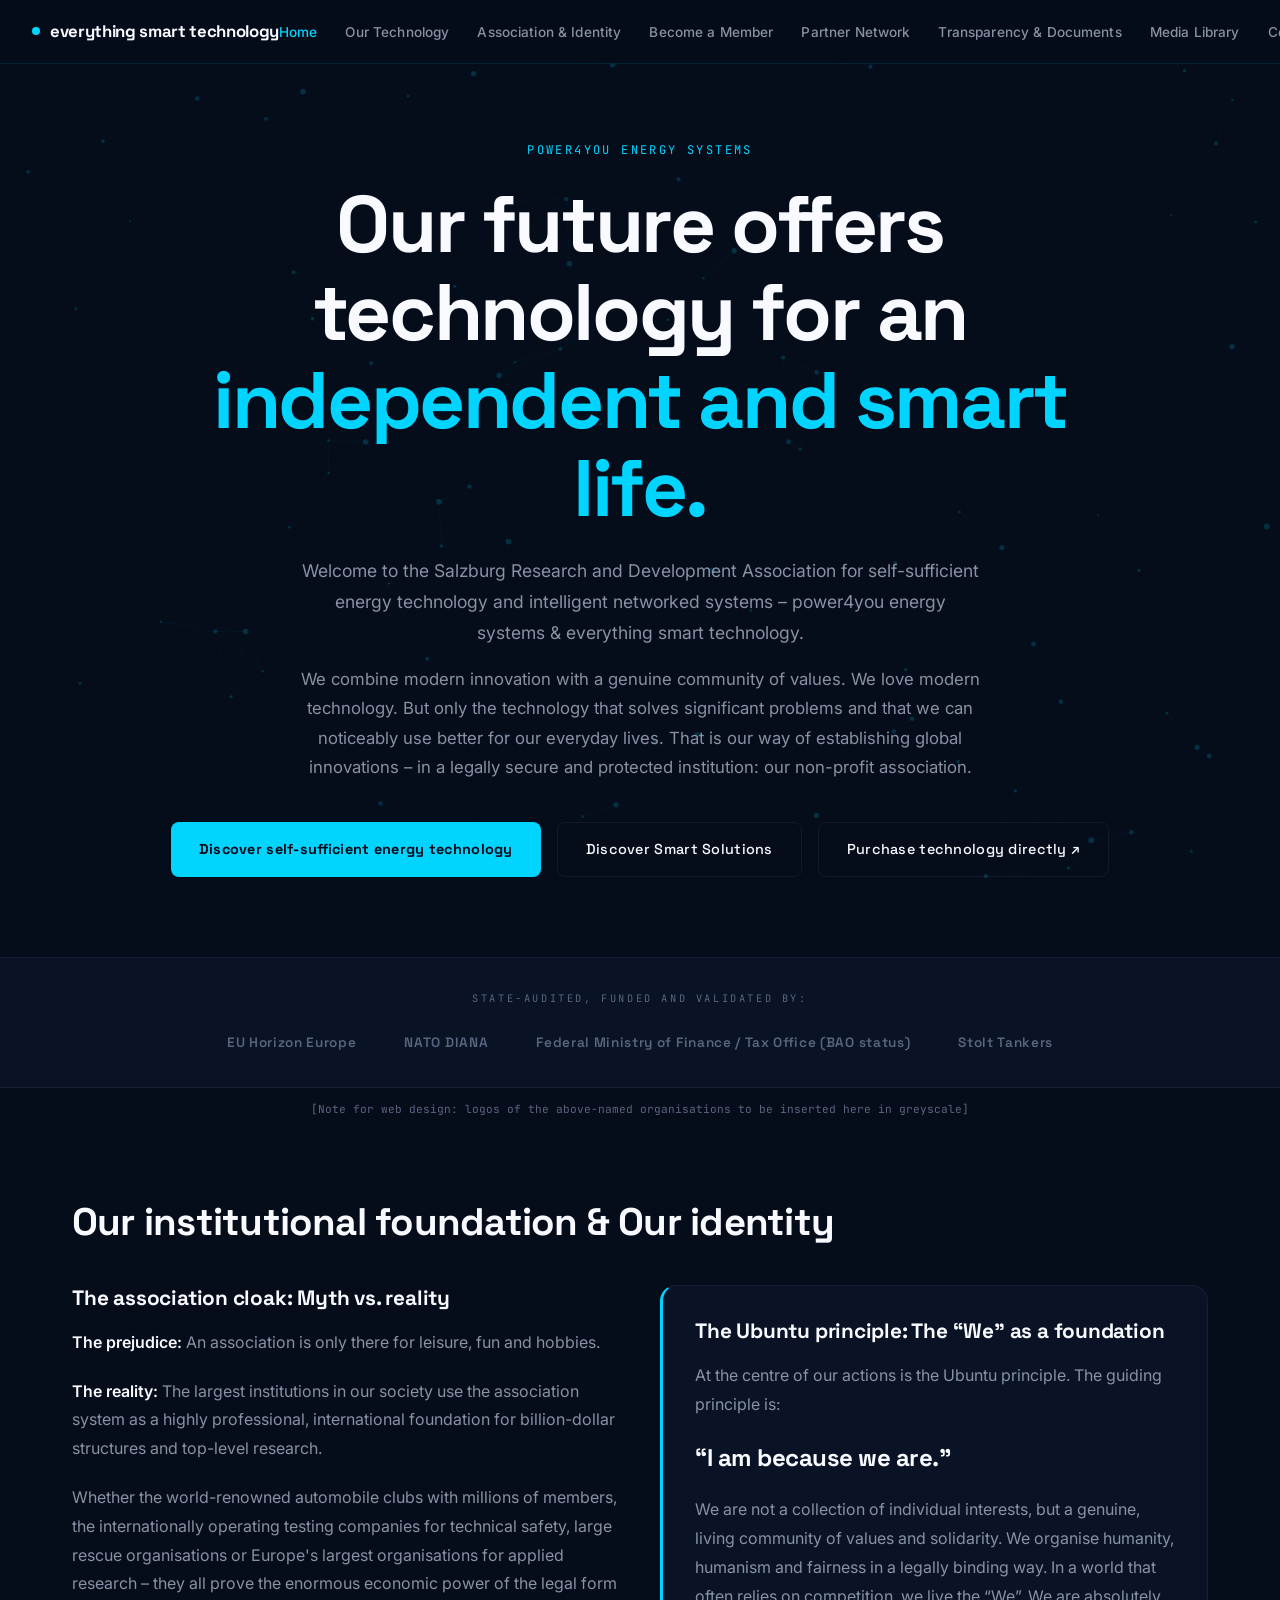
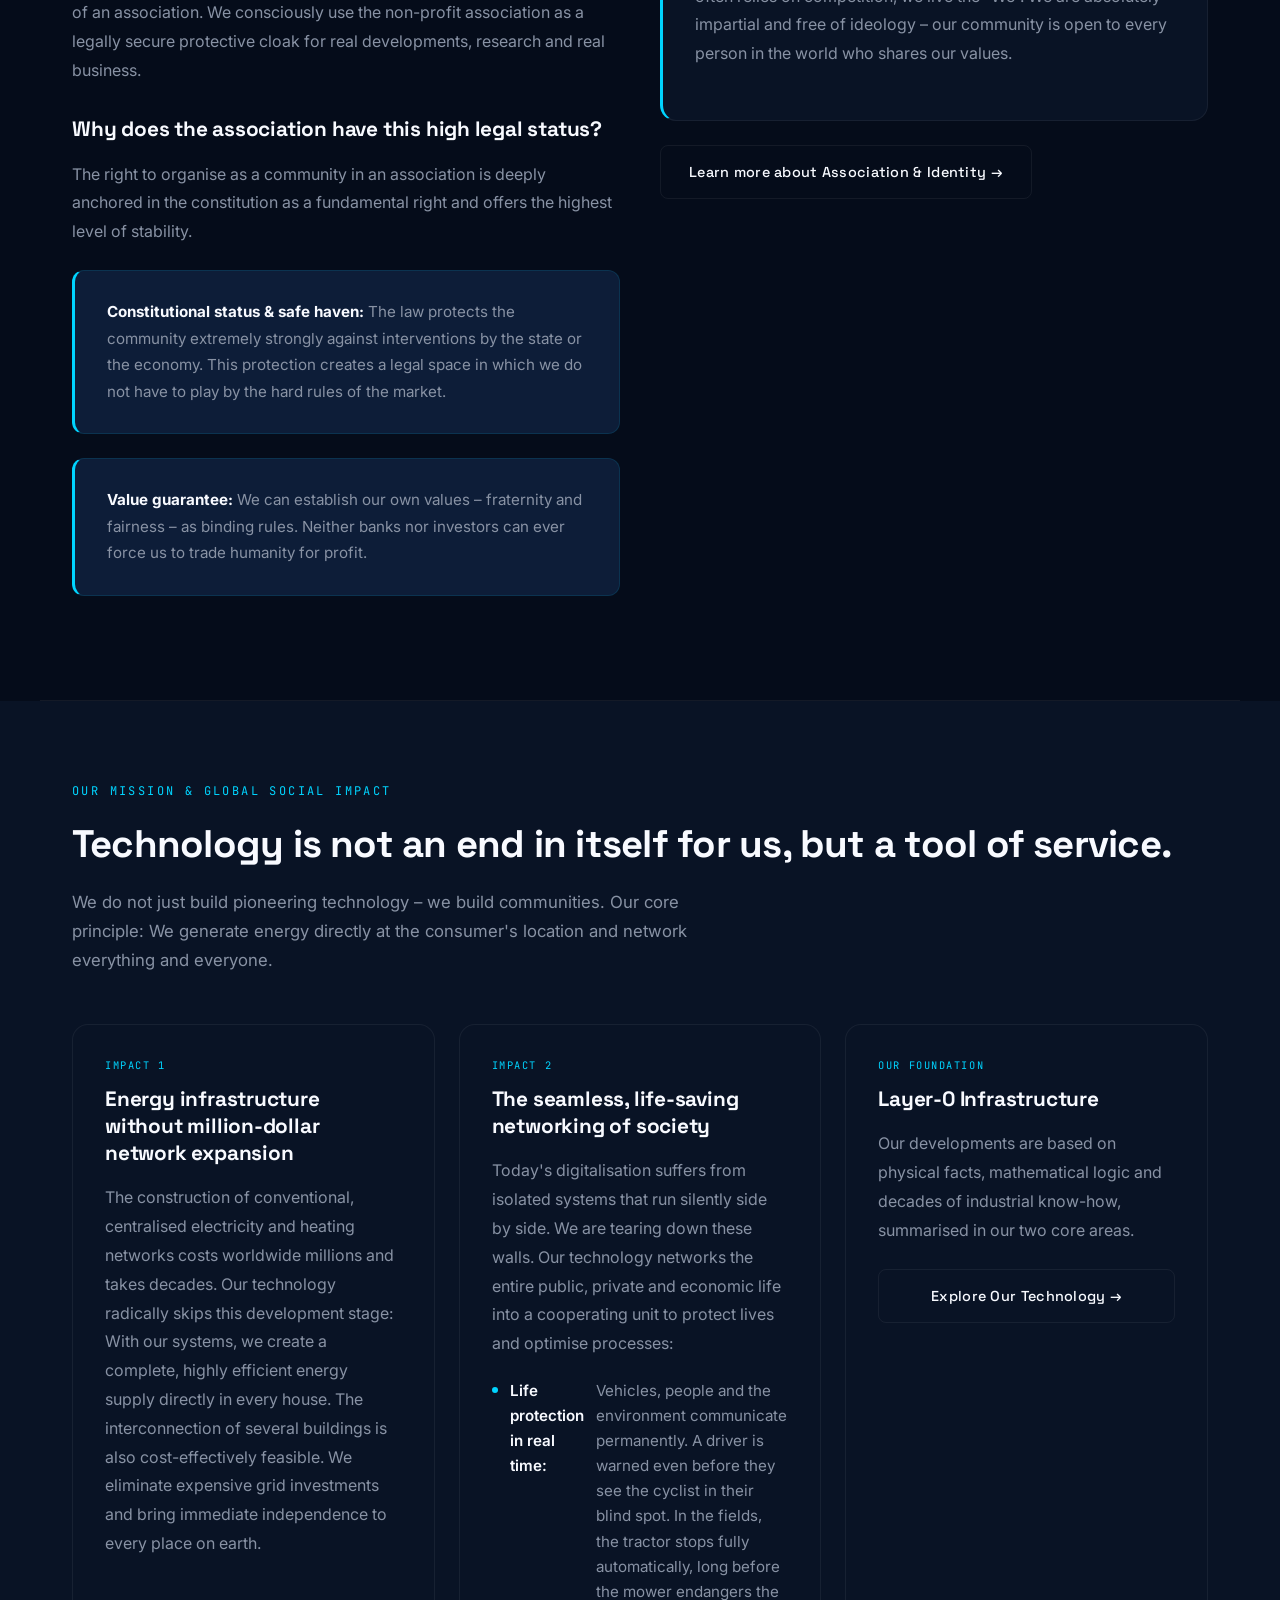
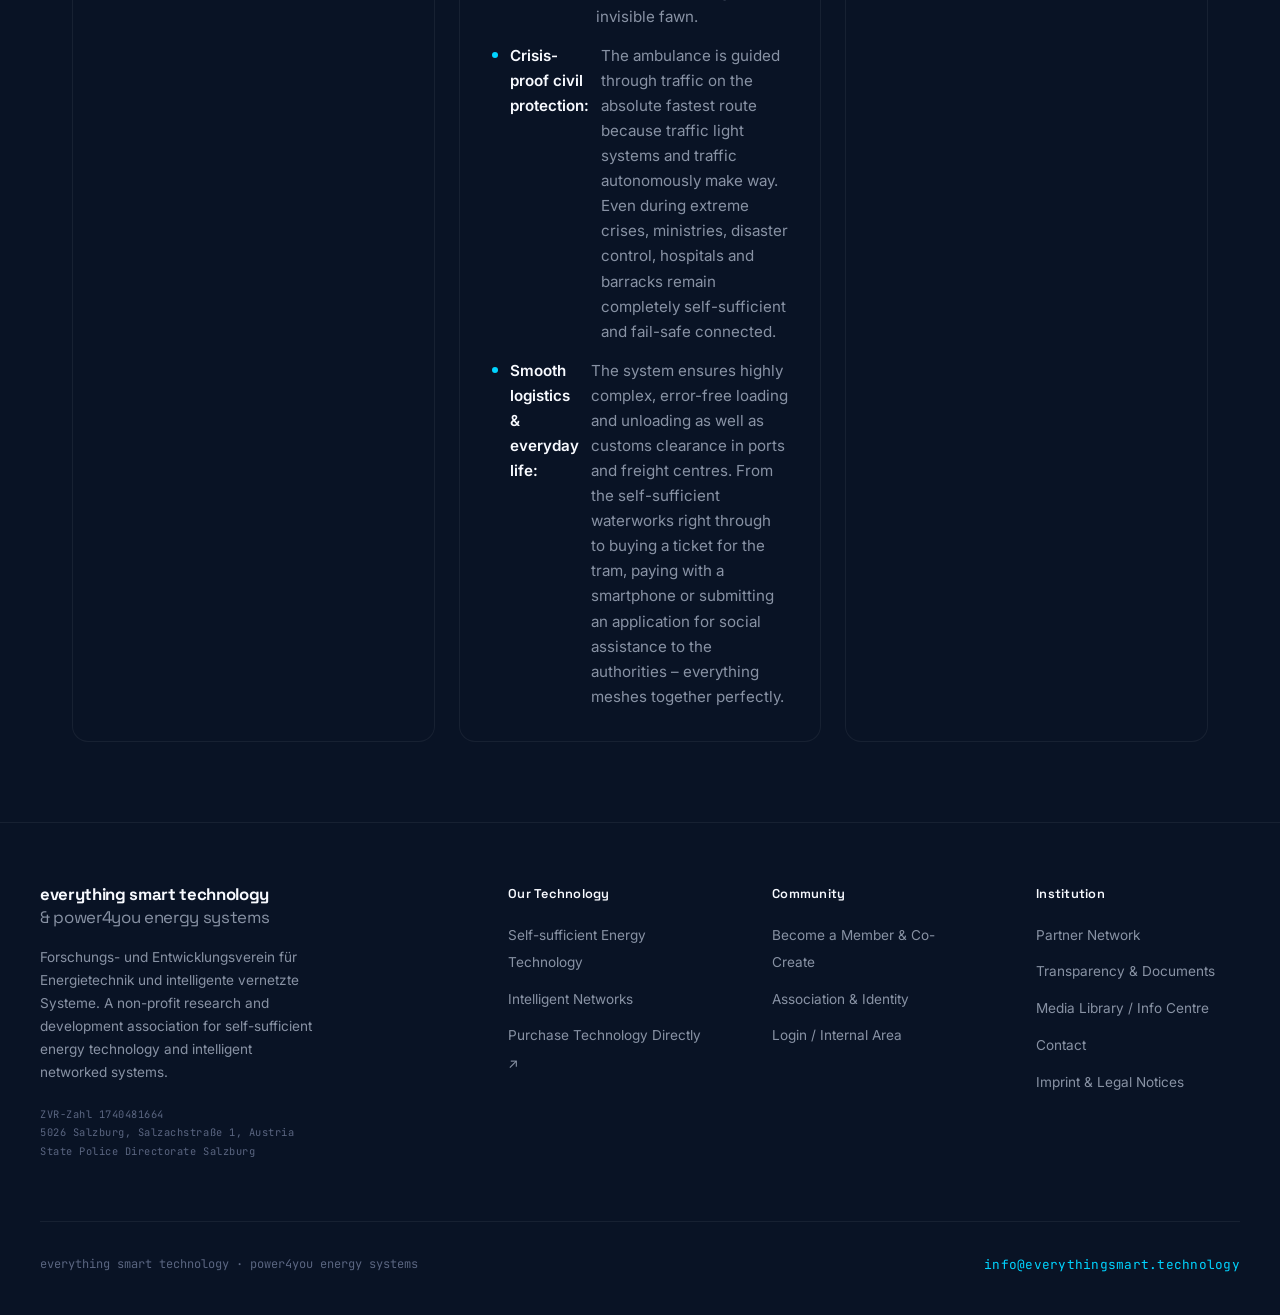
<file: index.html>
<!DOCTYPE html>
<html lang="en">
<head>
<meta charset="UTF-8">
<meta name="viewport" content="width=device-width, initial-scale=1.0">
<title>everything smart technology | power4you energy systems</title>
<meta name="robots" content="noindex, nofollow, noarchive, nosnippet">
<link rel="preconnect" href="https://fonts.googleapis.com">
<link rel="preconnect" href="https://fonts.gstatic.com" crossorigin>
<link href="https://fonts.googleapis.com/css2?family=Space+Grotesk:wght@300;400;500;600;700&family=Inter:wght@300;400;500;600&family=JetBrains+Mono:wght@400;500&display=swap" rel="stylesheet">
<link rel="stylesheet" href="shared.css">

</head>
<body>

<nav>
  <a href="index.html" class="nav-logo">
    <span class="nav-logo-dot"></span>
    everything smart technology
  </a>
  <ul class="nav-links">
    <li><a href="index.html" class="active">Home</a></li>
    <li><a href="technology.html">Our Technology</a></li>
    <li><a href="association.html">Association &amp; Identity</a></li>
    <li><a href="membership.html">Become a Member</a></li>
    <li><a href="partners.html">Partner Network</a></li>
    <li><a href="documents.html">Transparency &amp; Documents</a></li>
    <li><a href="media-library.html">Media Library</a></li>
    <li><a href="contact.html">Contact</a></li>
    <li><a href="#" class="nav-login">Login / Internal Area</a></li>
  </ul>
</nav>


<div class="hero" style="min-height: 92vh; display: flex; flex-direction: column; justify-content: center; align-items: center; text-align: center; padding: 140px 2rem 80px; position: relative; overflow: hidden;">
  <canvas id="mesh-canvas" style="position: absolute; inset: 0; opacity: 0.35; pointer-events: none;"></canvas>

  <div class="page-eyebrow" style="opacity:0; animation: fadeUp 0.8s ease 0.3s forwards;">power4you energy systems</div>

  <h1 style="font-family: var(--font-display); font-size: clamp(2.4rem, 6.5vw, 5rem); font-weight: 700; letter-spacing: -0.03em; line-height: 1.1; margin-bottom: 1.5rem; max-width: 900px; opacity:0; animation: fadeUp 0.8s ease 0.5s forwards;">
    Our future offers technology for an <span style="color: var(--cyan);">independent and smart life.</span>
  </h1>

  <p style="max-width: 680px; font-size: 1.1rem; color: var(--slate); line-height: 1.75; margin-bottom: 1rem; opacity:0; animation: fadeUp 0.8s ease 0.65s forwards;">
    Welcome to the Salzburg Research and Development Association for self-sufficient energy technology and intelligent networked systems &ndash; power4you energy systems &amp; everything smart technology.
  </p>

  <p style="max-width: 680px; font-size: 1.05rem; color: var(--slate); line-height: 1.75; margin-bottom: 2.5rem; opacity:0; animation: fadeUp 0.8s ease 0.8s forwards;">
    We combine modern innovation with a genuine community of values. We love modern technology. But only the technology that solves significant problems and that we can noticeably use better for our everyday lives. That is our way of establishing global innovations &ndash; in a legally secure and protected institution: our non-profit association.
  </p>

  <div style="display: flex; gap: 1rem; flex-wrap: wrap; justify-content: center; opacity:0; animation: fadeUp 0.8s ease 0.95s forwards;">
    <a href="technology.html" class="btn-primary">Discover self-sufficient energy technology</a>
    <a href="technology.html#networks" class="btn-secondary">Discover Smart Solutions</a>
    <a href="https://power4you.net" class="btn-secondary" target="_blank" rel="noopener">Purchase technology directly ↗</a>
  </div>
</div>

<style>
@keyframes fadeUp { from { opacity: 0; transform: translateY(24px); } to { opacity: 1; transform: translateY(0); } }
</style>

<!-- TRUST BANNER -->
<div style="background: var(--navy-2); border-top: 1px solid var(--border-subtle); border-bottom: 1px solid var(--border-subtle); padding: 2rem;">
  <div class="section-inner" style="text-align: center;">
    <div style="font-family: var(--font-mono); font-size: 0.65rem; letter-spacing: 0.25em; text-transform: uppercase; color: var(--slate-2); margin-bottom: 1.5rem;">State-audited, funded and validated by:</div>
    <div style="display: flex; justify-content: center; align-items: center; gap: 3rem; flex-wrap: wrap;">
      <div style="font-family: var(--font-display); font-weight: 600; font-size: 0.85rem; color: var(--slate-2); letter-spacing: 0.05em;">EU Horizon Europe</div>
      <div style="font-family: var(--font-display); font-weight: 600; font-size: 0.85rem; color: var(--slate-2); letter-spacing: 0.05em;">NATO DIANA</div>
      <div style="font-family: var(--font-display); font-weight: 600; font-size: 0.85rem; color: var(--slate-2); letter-spacing: 0.05em;">Federal Ministry of Finance / Tax Office (BAO status)</div>
      <div style="font-family: var(--font-display); font-weight: 600; font-size: 0.85rem; color: var(--slate-2); letter-spacing: 0.05em;">Stolt Tankers</div>
    </div>
  </div>
</div>
<p style="text-align:center; font-size: 0.7rem; color: var(--slate-2); font-family: var(--font-mono); padding: 0.75rem 2rem 0; max-width: 1200px; margin: 0 auto;">[Note for web design: logos of the above-named organisations to be inserted here in greyscale]</p>

<!-- OUR INSTITUTIONAL FOUNDATION & IDENTITY -->
<section>
  <h2 class="section-title">Our institutional foundation &amp; Our identity</h2>

  <div class="grid-2" style="margin-top: 2.5rem;">
    <div>
      <h3 class="section-title-sm">The association cloak: Myth vs. reality</h3>
      <p class="body-text"><strong>The prejudice:</strong> An association is only there for leisure, fun and hobbies.</p>
      <p class="body-text"><strong>The reality:</strong> The largest institutions in our society use the association system as a highly professional, international foundation for billion-dollar structures and top-level research.</p>
      <p class="body-text">Whether the world-renowned automobile clubs with millions of members, the internationally operating testing companies for technical safety, large rescue organisations or Europe's largest organisations for applied research &ndash; they all prove the enormous economic power of the legal form of an association. We consciously use the non-profit association as a legally secure protective cloak for real developments, research and real business.</p>

      <h3 class="section-title-sm" style="margin-top: 2rem;">Why does the association have this high legal status?</h3>
      <p class="body-text">The right to organise as a community in an association is deeply anchored in the constitution as a fundamental right and offers the highest level of stability.</p>

      <div class="info-block">
        <p><strong>Constitutional status &amp; safe haven:</strong> The law protects the community extremely strongly against interventions by the state or the economy. This protection creates a legal space in which we do not have to play by the hard rules of the market.</p>
      </div>
      <div class="info-block">
        <p><strong>Value guarantee:</strong> We can establish our own values &ndash; fraternity and fairness &ndash; as binding rules. Neither banks nor investors can ever force us to trade humanity for profit.</p>
      </div>
    </div>

    <div>
      <div class="card" style="border-left: 3px solid var(--cyan); margin-bottom: 1.5rem;">
        <h3 class="section-title-sm">The Ubuntu principle: The &ldquo;We&rdquo; as a foundation</h3>
        <p class="body-text">At the centre of our actions is the Ubuntu principle. The guiding principle is:</p>
        <p style="font-family: var(--font-display); font-size: 1.5rem; font-weight: 700; letter-spacing: -0.02em; color: var(--white); margin: 1rem 0;">&ldquo;I am because we are.&rdquo;</p>
        <p class="body-text">We are not a collection of individual interests, but a genuine, living community of values and solidarity. We organise humanity, humanism and fairness in a legally binding way. In a world that often relies on competition, we live the &ldquo;We&rdquo;. We are absolutely impartial and free of ideology &ndash; our community is open to every person in the world who shares our values.</p>
      </div>

      <a href="association.html" class="btn-secondary">Learn more about Association &amp; Identity →</a>
    </div>
  </div>
</section>

<div class="divider"></div>

<!-- MISSION & SOCIAL IMPACT -->
<div class="section-full bg-alt">
  <div class="section-inner">
    <div class="page-eyebrow">Our mission &amp; Global social impact</div>
    <h2 class="section-title">Technology is not an end in itself for us, but a tool of service.</h2>
    <p class="section-desc">We do not just build pioneering technology &ndash; we build communities. Our core principle: We generate energy directly at the consumer's location and network everything and everyone.</p>

    <div class="grid-3" style="margin-top: 3rem;">
      <div class="card">
        <span class="card-tag">Impact 1</span>
        <h3 class="section-title-sm">Energy infrastructure without million-dollar network expansion</h3>
        <p class="body-text" style="margin-bottom:0;">The construction of conventional, centralised electricity and heating networks costs worldwide millions and takes decades. Our technology radically skips this development stage: With our systems, we create a complete, highly efficient energy supply directly in every house. The interconnection of several buildings is also cost-effectively feasible. We eliminate expensive grid investments and bring immediate independence to every place on earth.</p>
      </div>

      <div class="card">
        <span class="card-tag">Impact 2</span>
        <h3 class="section-title-sm">The seamless, life-saving networking of society</h3>
        <p class="body-text">Today's digitalisation suffers from isolated systems that run silently side by side. We are tearing down these walls. Our technology networks the entire public, private and economic life into a cooperating unit to protect lives and optimise processes:</p>
        <ul class="spec-list" style="margin: 0;">
          <li><strong>Life protection in real time:</strong> Vehicles, people and the environment communicate permanently. A driver is warned even before they see the cyclist in their blind spot. In the fields, the tractor stops fully automatically, long before the mower endangers the invisible fawn.</li>
          <li><strong>Crisis-proof civil protection:</strong> The ambulance is guided through traffic on the absolute fastest route because traffic light systems and traffic autonomously make way. Even during extreme crises, ministries, disaster control, hospitals and barracks remain completely self-sufficient and fail-safe connected.</li>
          <li><strong>Smooth logistics &amp; everyday life:</strong> The system ensures highly complex, error-free loading and unloading as well as customs clearance in ports and freight centres. From the self-sufficient waterworks right through to buying a ticket for the tram, paying with a smartphone or submitting an application for social assistance to the authorities &ndash; everything meshes together perfectly.</li>
        </ul>
      </div>

      <div class="card">
        <span class="card-tag">Our Foundation</span>
        <h3 class="section-title-sm">Layer-0 Infrastructure</h3>
        <p class="body-text" style="margin-bottom: 1.5rem;">Our developments are based on physical facts, mathematical logic and decades of industrial know-how, summarised in our two core areas.</p>
        <a href="technology.html" class="btn-secondary" style="width: 100%; justify-content: center;">Explore Our Technology →</a>
      </div>
    </div>
  </div>
</div>

<script>
const canvas = document.getElementById('mesh-canvas');
if (canvas) {
  const ctx = canvas.getContext('2d');
  let nodes = [];
  let animId;

  function resize() { canvas.width = window.innerWidth; canvas.height = window.innerHeight; }

  function init() {
    resize();
    nodes = [];
    const count = Math.floor((canvas.width * canvas.height) / 12000);
    for (let i = 0; i < count; i++) {
      nodes.push({
        x: Math.random() * canvas.width, y: Math.random() * canvas.height,
        vx: (Math.random() - 0.5) * 0.4, vy: (Math.random() - 0.5) * 0.4,
        r: Math.random() * 2 + 1
      });
    }
  }

  function draw() {
    ctx.clearRect(0, 0, canvas.width, canvas.height);
    const maxDist = 150;
    for (let i = 0; i < nodes.length; i++) {
      const n = nodes[i];
      n.x += n.vx; n.y += n.vy;
      if (n.x < 0 || n.x > canvas.width) n.vx *= -1;
      if (n.y < 0 || n.y > canvas.height) n.vy *= -1;
      for (let j = i + 1; j < nodes.length; j++) {
        const m = nodes[j];
        const dx = n.x - m.x, dy = n.y - m.y;
        const dist = Math.sqrt(dx * dx + dy * dy);
        if (dist < maxDist) {
          const alpha = (1 - dist / maxDist) * 0.3;
          ctx.beginPath();
          ctx.strokeStyle = `rgba(0,212,255,${alpha})`;
          ctx.lineWidth = 0.5;
          ctx.moveTo(n.x, n.y); ctx.lineTo(m.x, m.y); ctx.stroke();
        }
      }
      ctx.beginPath();
      ctx.arc(n.x, n.y, n.r, 0, Math.PI * 2);
      ctx.fillStyle = 'rgba(0,212,255,0.5)';
      ctx.fill();
    }
    animId = requestAnimationFrame(draw);
  }

  window.addEventListener('resize', () => { cancelAnimationFrame(animId); init(); draw(); });
  const prefersReduced = window.matchMedia('(prefers-reduced-motion: reduce)');
  if (!prefersReduced.matches) { init(); draw(); } else { canvas.style.display = 'none'; }
}
</script>


<footer>
  <div class="footer-grid">
    <div>
      <div class="footer-brand-name">everything smart technology<br><span style="color: var(--slate); font-weight: 400;">&amp; power4you energy systems</span></div>
      <p class="footer-brand-desc">Forschungs- und Entwicklungsverein für Energietechnik und intelligente vernetzte Systeme. A non-profit research and development association for self-sufficient energy technology and intelligent networked systems.</p>
      <div class="footer-legal">
        ZVR-Zahl 1740481664<br>
        5026 Salzburg, Salzachstraße 1, Austria<br>
        State Police Directorate Salzburg
      </div>
    </div>

    <div>
      <div class="footer-col-title">Our Technology</div>
      <ul class="footer-links">
        <li><a href="technology.html">Self-sufficient Energy Technology</a></li>
        <li><a href="technology.html#networks">Intelligent Networks</a></li>
        <li><a href="https://power4you.net" target="_blank" rel="noopener">Purchase Technology Directly ↗</a></li>
      </ul>
    </div>

    <div>
      <div class="footer-col-title">Community</div>
      <ul class="footer-links">
        <li><a href="membership.html">Become a Member &amp; Co-Create</a></li>
        <li><a href="association.html">Association &amp; Identity</a></li>
        <li><a href="#" class="nav-login-footer">Login / Internal Area</a></li>
      </ul>
    </div>

    <div>
      <div class="footer-col-title">Institution</div>
      <ul class="footer-links">
        <li><a href="partners.html">Partner Network</a></li>
        <li><a href="documents.html">Transparency &amp; Documents</a></li>
        <li><a href="media-library.html">Media Library / Info Centre</a></li>
        <li><a href="contact.html">Contact</a></li>
        <li><a href="legal.html">Imprint &amp; Legal Notices</a></li>
      </ul>
    </div>
  </div>

  <div class="footer-bottom">
    <div class="footer-copy">everything smart technology · power4you energy systems</div>
    <a href="mailto:info@everythingsmart.technology" class="footer-email">info@everythingsmart.technology</a>
  </div>
</footer>



<script>
document.querySelectorAll('a[href^="#"]').forEach(a => {
  a.addEventListener('click', e => {
    const targetId = a.getAttribute('href');
    if (targetId.length > 1) {
      const target = document.querySelector(targetId);
      if (target) {
        e.preventDefault();
        target.scrollIntoView({ behavior: 'smooth', block: 'start' });
      }
    }
  });
});
</script>

</body>
</html>
</file>
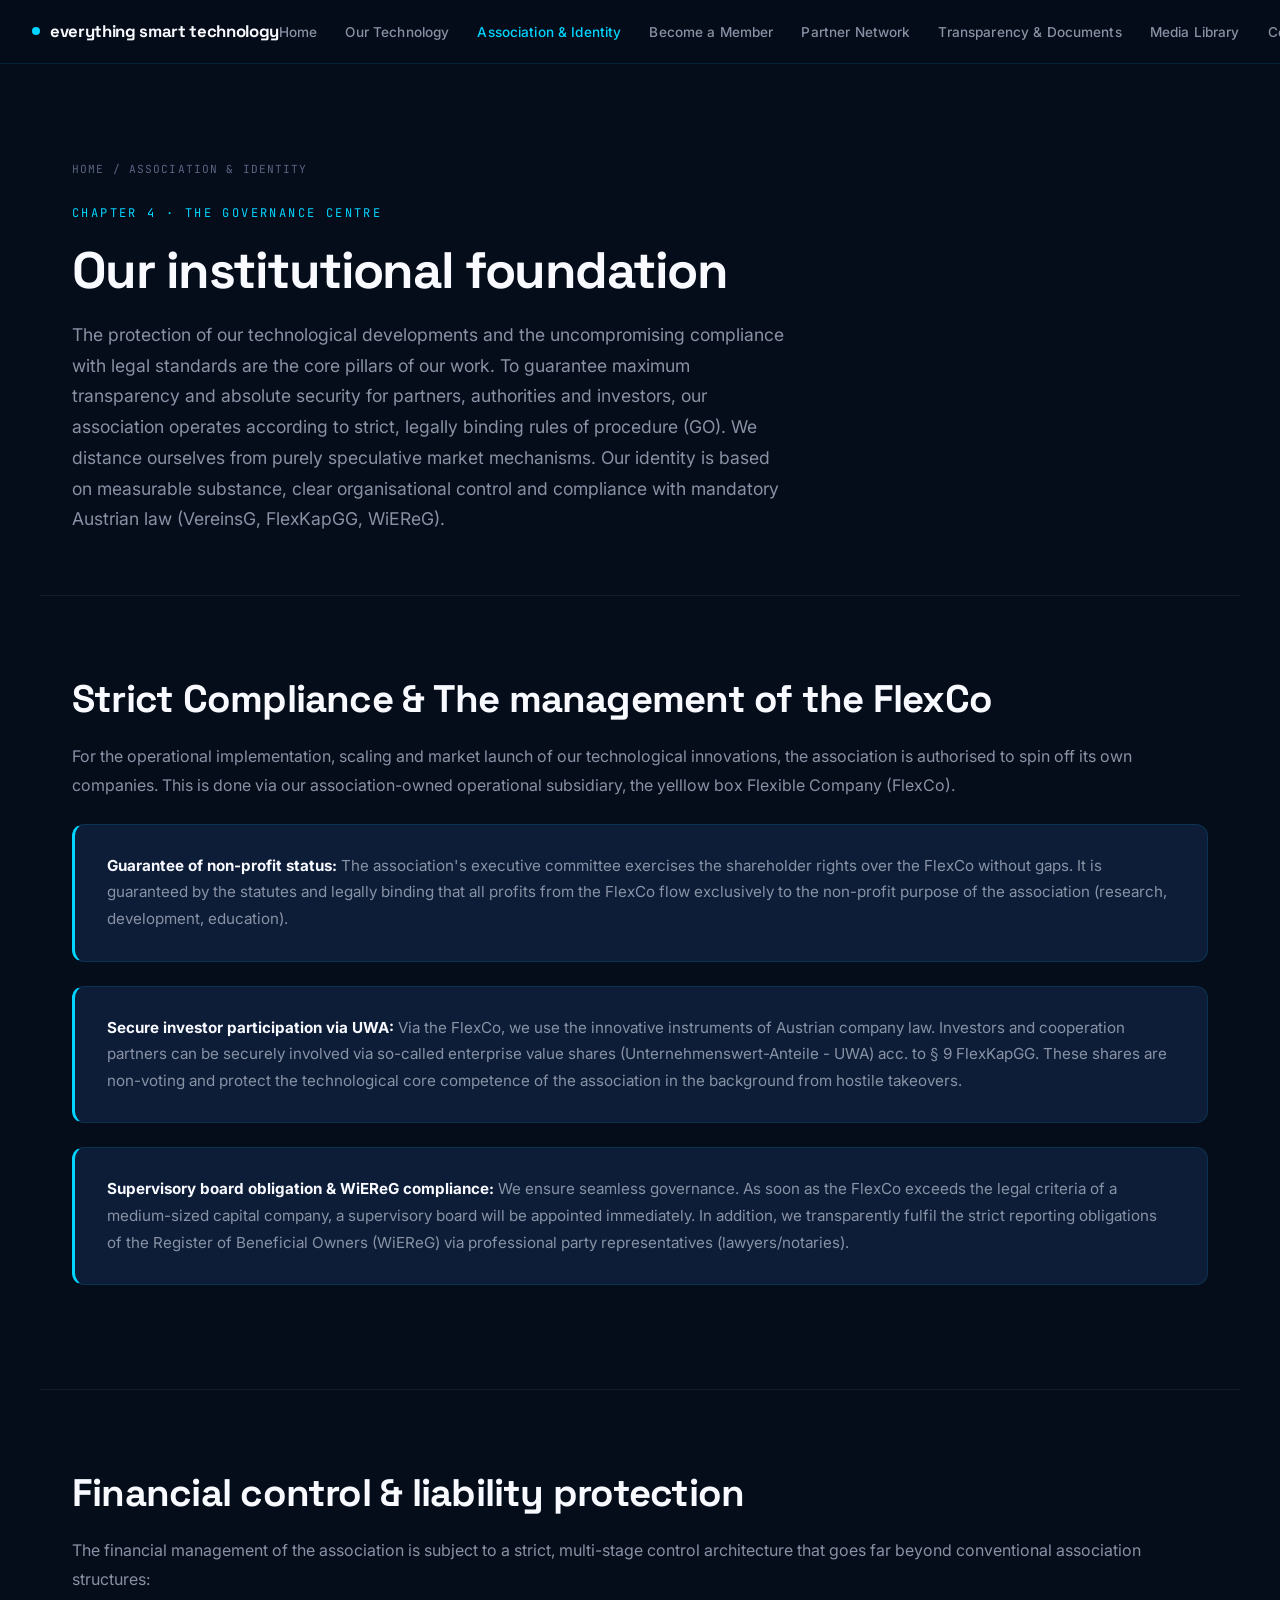
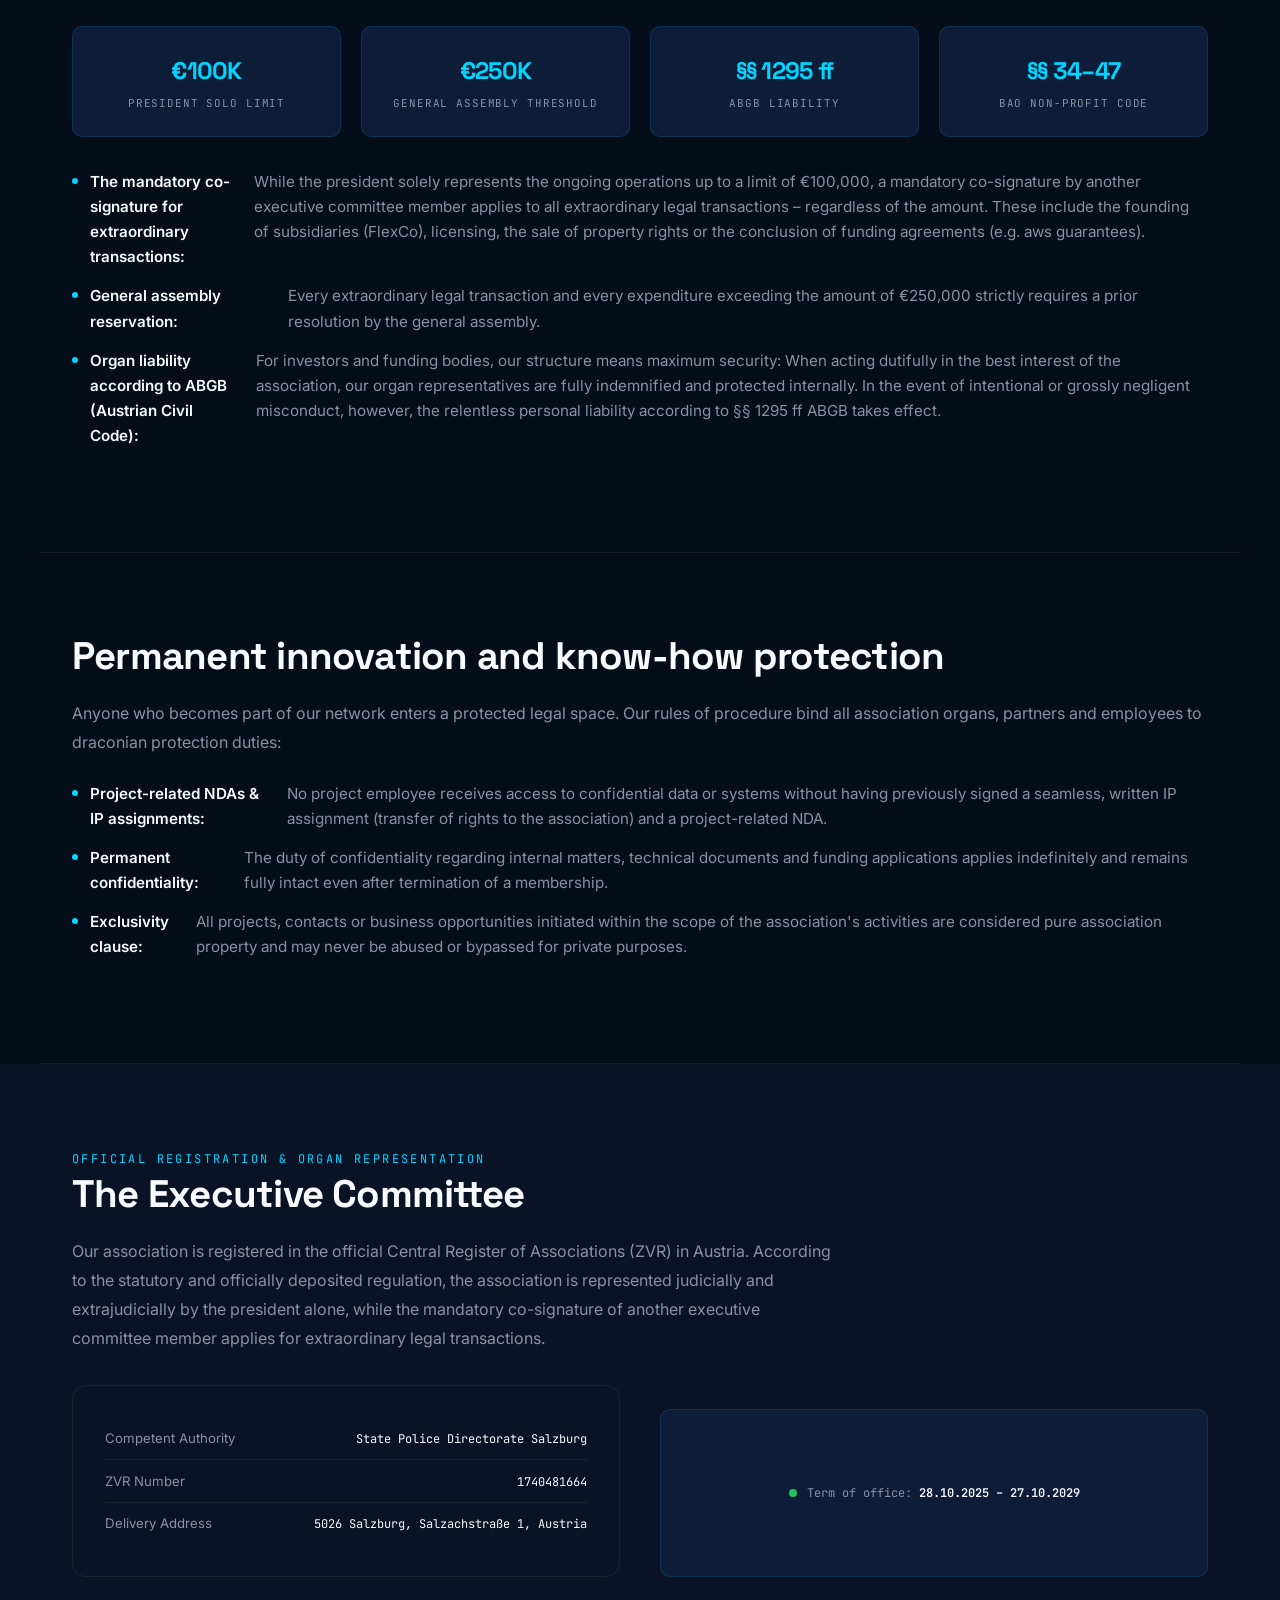
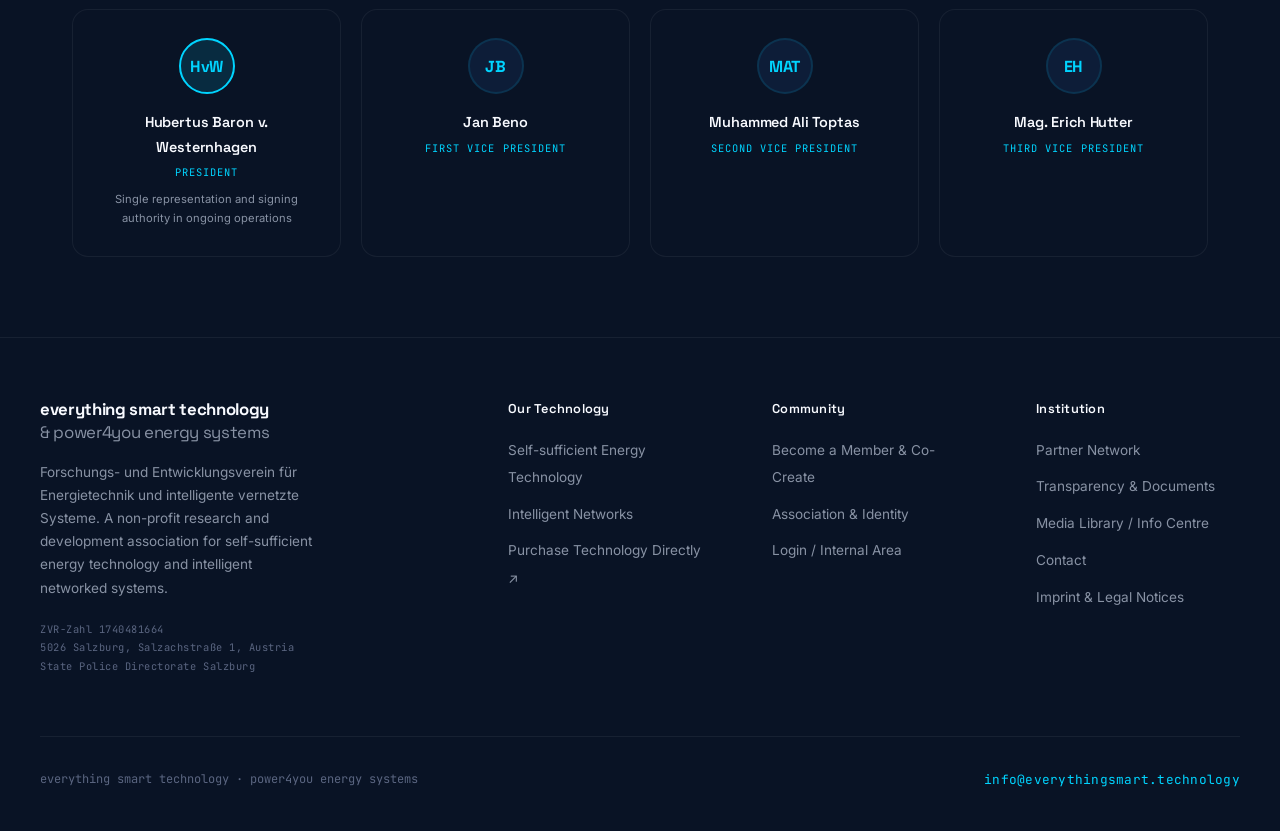
<file: association.html>
<!DOCTYPE html>
<html lang="en">
<head>
<meta charset="UTF-8">
<meta name="viewport" content="width=device-width, initial-scale=1.0">
<title>Association &amp; Identity | everything smart technology</title>
<meta name="robots" content="noindex, nofollow, noarchive, nosnippet">
<link rel="preconnect" href="https://fonts.googleapis.com">
<link rel="preconnect" href="https://fonts.gstatic.com" crossorigin>
<link href="https://fonts.googleapis.com/css2?family=Space+Grotesk:wght@300;400;500;600;700&family=Inter:wght@300;400;500;600&family=JetBrains+Mono:wght@400;500&display=swap" rel="stylesheet">
<link rel="stylesheet" href="shared.css">

</head>
<body>

<nav>
  <a href="index.html" class="nav-logo">
    <span class="nav-logo-dot"></span>
    everything smart technology
  </a>
  <ul class="nav-links">
    <li><a href="index.html">Home</a></li>
    <li><a href="technology.html">Our Technology</a></li>
    <li><a href="association.html" class="active">Association &amp; Identity</a></li>
    <li><a href="membership.html">Become a Member</a></li>
    <li><a href="partners.html">Partner Network</a></li>
    <li><a href="documents.html">Transparency &amp; Documents</a></li>
    <li><a href="media-library.html">Media Library</a></li>
    <li><a href="contact.html">Contact</a></li>
    <li><a href="#" class="nav-login">Login / Internal Area</a></li>
  </ul>
</nav>


<div class="page-header">
  <div class="breadcrumb"><a href="index.html">Home</a> / Association &amp; Identity</div>
  <div class="page-eyebrow">Chapter 4 &middot; The Governance Centre</div>
  <h1 class="page-title">Our institutional foundation</h1>
  <p class="page-subtitle">The protection of our technological developments and the uncompromising compliance with legal standards are the core pillars of our work. To guarantee maximum transparency and absolute security for partners, authorities and investors, our association operates according to strict, legally binding rules of procedure (GO). We distance ourselves from purely speculative market mechanisms. Our identity is based on measurable substance, clear organisational control and compliance with mandatory Austrian law (VereinsG, FlexKapGG, WiEReG).</p>
</div>

<!-- FLEXCO -->
<section>
  <h2 class="section-title">Strict Compliance &amp; The management of the FlexCo</h2>
  <p class="body-text">For the operational implementation, scaling and market launch of our technological innovations, the association is authorised to spin off its own companies. This is done via our association-owned operational subsidiary, the yelllow box Flexible Company (FlexCo).</p>

  <div class="info-block">
    <p><strong>Guarantee of non-profit status:</strong> The association's executive committee exercises the shareholder rights over the FlexCo without gaps. It is guaranteed by the statutes and legally binding that all profits from the FlexCo flow exclusively to the non-profit purpose of the association (research, development, education).</p>
  </div>
  <div class="info-block">
    <p><strong>Secure investor participation via UWA:</strong> Via the FlexCo, we use the innovative instruments of Austrian company law. Investors and cooperation partners can be securely involved via so-called enterprise value shares (Unternehmenswert-Anteile - UWA) acc. to &sect;&nbsp;9 FlexKapGG. These shares are non-voting and protect the technological core competence of the association in the background from hostile takeovers.</p>
  </div>
  <div class="info-block">
    <p><strong>Supervisory board obligation &amp; WiEReG compliance:</strong> We ensure seamless governance. As soon as the FlexCo exceeds the legal criteria of a medium-sized capital company, a supervisory board will be appointed immediately. In addition, we transparently fulfil the strict reporting obligations of the Register of Beneficial Owners (WiEReG) via professional party representatives (lawyers/notaries).</p>
  </div>
</section>

<div class="divider"></div>

<!-- FINANCIAL CONTROL -->
<section>
  <h2 class="section-title">Financial control &amp; liability protection</h2>
  <p class="body-text">The financial management of the association is subject to a strict, multi-stage control architecture that goes far beyond conventional association structures:</p>

  <div class="grid-4" style="margin: 2rem 0;">
    <div class="stat-chip" style="padding: 1.5rem 1rem;">
      <span class="stat-chip-val">&euro;100K</span>
      <span class="stat-chip-label">President solo limit</span>
    </div>
    <div class="stat-chip" style="padding: 1.5rem 1rem;">
      <span class="stat-chip-val">&euro;250K</span>
      <span class="stat-chip-label">General assembly threshold</span>
    </div>
    <div class="stat-chip" style="padding: 1.5rem 1rem;">
      <span class="stat-chip-val">&sect;&sect; 1295 ff</span>
      <span class="stat-chip-label">ABGB liability</span>
    </div>
    <div class="stat-chip" style="padding: 1.5rem 1rem;">
      <span class="stat-chip-val">&sect;&sect; 34&ndash;47</span>
      <span class="stat-chip-label">BAO non-profit code</span>
    </div>
  </div>

  <ul class="spec-list">
    <li><strong>The mandatory co-signature for extraordinary transactions:</strong> While the president solely represents the ongoing operations up to a limit of &euro;100,000, a mandatory co-signature by another executive committee member applies to all extraordinary legal transactions &ndash; regardless of the amount. These include the founding of subsidiaries (FlexCo), licensing, the sale of property rights or the conclusion of funding agreements (e.g. aws guarantees).</li>
    <li><strong>General assembly reservation:</strong> Every extraordinary legal transaction and every expenditure exceeding the amount of &euro;250,000 strictly requires a prior resolution by the general assembly.</li>
    <li><strong>Organ liability according to ABGB (Austrian Civil Code):</strong> For investors and funding bodies, our structure means maximum security: When acting dutifully in the best interest of the association, our organ representatives are fully indemnified and protected internally. In the event of intentional or grossly negligent misconduct, however, the relentless personal liability according to &sect;&sect;&nbsp;1295&nbsp;ff ABGB takes effect.</li>
  </ul>
</section>

<div class="divider"></div>

<!-- KNOW-HOW PROTECTION -->
<section>
  <h2 class="section-title">Permanent innovation and know-how protection</h2>
  <p class="body-text">Anyone who becomes part of our network enters a protected legal space. Our rules of procedure bind all association organs, partners and employees to draconian protection duties:</p>

  <ul class="spec-list">
    <li><strong>Project-related NDAs &amp; IP assignments:</strong> No project employee receives access to confidential data or systems without having previously signed a seamless, written IP assignment (transfer of rights to the association) and a project-related NDA.</li>
    <li><strong>Permanent confidentiality:</strong> The duty of confidentiality regarding internal matters, technical documents and funding applications applies indefinitely and remains fully intact even after termination of a membership.</li>
    <li><strong>Exclusivity clause:</strong> All projects, contacts or business opportunities initiated within the scope of the association's activities are considered pure association property and may never be abused or bypassed for private purposes.</li>
  </ul>
</section>

<div class="divider"></div>

<!-- EXECUTIVE COMMITTEE -->
<div class="section-full bg-alt">
  <div class="section-inner">
    <span class="page-eyebrow">Official Registration &amp; Organ Representation</span>
    <h2 class="section-title">The Executive Committee</h2>
    <p class="body-text" style="max-width: 760px;">Our association is registered in the official Central Register of Associations (ZVR) in Austria. According to the statutory and officially deposited regulation, the association is represented judicially and extrajudicially by the president alone, while the mandatory co-signature of another executive committee member applies for extraordinary legal transactions.</p>

    <div class="grid-2" style="margin: 2rem 0;">
      <div class="legal-block">
        <div class="legal-row"><span class="legal-row-key">Competent Authority</span><span class="legal-row-val">State Police Directorate Salzburg</span></div>
        <div class="legal-row"><span class="legal-row-key">ZVR Number</span><span class="legal-row-val">1740481664</span></div>
        <div class="legal-row"><span class="legal-row-key">Delivery Address</span><span class="legal-row-val">5026 Salzburg, Salzachstra&szlig;e 1, Austria</span></div>
      </div>
      <div class="zvr-badge" style="width: 100%; justify-content: center;">
        <div class="zvr-badge-dot"></div>
        <span>Term of office: <strong>28.10.2025 &ndash; 27.10.2029</strong></span>
      </div>
    </div>

    <div class="grid-4">
      <div class="board-card president">
        <div class="board-avatar">HvW</div>
        <div class="board-name">Hubertus Baron v. Westernhagen</div>
        <div class="board-role">President</div>
        <p style="font-size: 0.7rem; color: var(--slate); margin-top: 0.5rem;">Single representation and signing authority in ongoing operations</p>
      </div>
      <div class="board-card">
        <div class="board-avatar">JB</div>
        <div class="board-name">Jan Beno</div>
        <div class="board-role">First Vice President</div>
      </div>
      <div class="board-card">
        <div class="board-avatar">MAT</div>
        <div class="board-name">Muhammed Ali Toptas</div>
        <div class="board-role">Second Vice President</div>
      </div>
      <div class="board-card">
        <div class="board-avatar">EH</div>
        <div class="board-name">Mag. Erich Hutter</div>
        <div class="board-role">Third Vice President</div>
      </div>
    </div>
  </div>
</div>


<footer>
  <div class="footer-grid">
    <div>
      <div class="footer-brand-name">everything smart technology<br><span style="color: var(--slate); font-weight: 400;">&amp; power4you energy systems</span></div>
      <p class="footer-brand-desc">Forschungs- und Entwicklungsverein für Energietechnik und intelligente vernetzte Systeme. A non-profit research and development association for self-sufficient energy technology and intelligent networked systems.</p>
      <div class="footer-legal">
        ZVR-Zahl 1740481664<br>
        5026 Salzburg, Salzachstraße 1, Austria<br>
        State Police Directorate Salzburg
      </div>
    </div>

    <div>
      <div class="footer-col-title">Our Technology</div>
      <ul class="footer-links">
        <li><a href="technology.html">Self-sufficient Energy Technology</a></li>
        <li><a href="technology.html#networks">Intelligent Networks</a></li>
        <li><a href="https://power4you.net" target="_blank" rel="noopener">Purchase Technology Directly ↗</a></li>
      </ul>
    </div>

    <div>
      <div class="footer-col-title">Community</div>
      <ul class="footer-links">
        <li><a href="membership.html">Become a Member &amp; Co-Create</a></li>
        <li><a href="association.html">Association &amp; Identity</a></li>
        <li><a href="#" class="nav-login-footer">Login / Internal Area</a></li>
      </ul>
    </div>

    <div>
      <div class="footer-col-title">Institution</div>
      <ul class="footer-links">
        <li><a href="partners.html">Partner Network</a></li>
        <li><a href="documents.html">Transparency &amp; Documents</a></li>
        <li><a href="media-library.html">Media Library / Info Centre</a></li>
        <li><a href="contact.html">Contact</a></li>
        <li><a href="legal.html">Imprint &amp; Legal Notices</a></li>
      </ul>
    </div>
  </div>

  <div class="footer-bottom">
    <div class="footer-copy">everything smart technology · power4you energy systems</div>
    <a href="mailto:info@everythingsmart.technology" class="footer-email">info@everythingsmart.technology</a>
  </div>
</footer>



<script>
document.querySelectorAll('a[href^="#"]').forEach(a => {
  a.addEventListener('click', e => {
    const targetId = a.getAttribute('href');
    if (targetId.length > 1) {
      const target = document.querySelector(targetId);
      if (target) {
        e.preventDefault();
        target.scrollIntoView({ behavior: 'smooth', block: 'start' });
      }
    }
  });
});
</script>

</body>
</html>
</file>
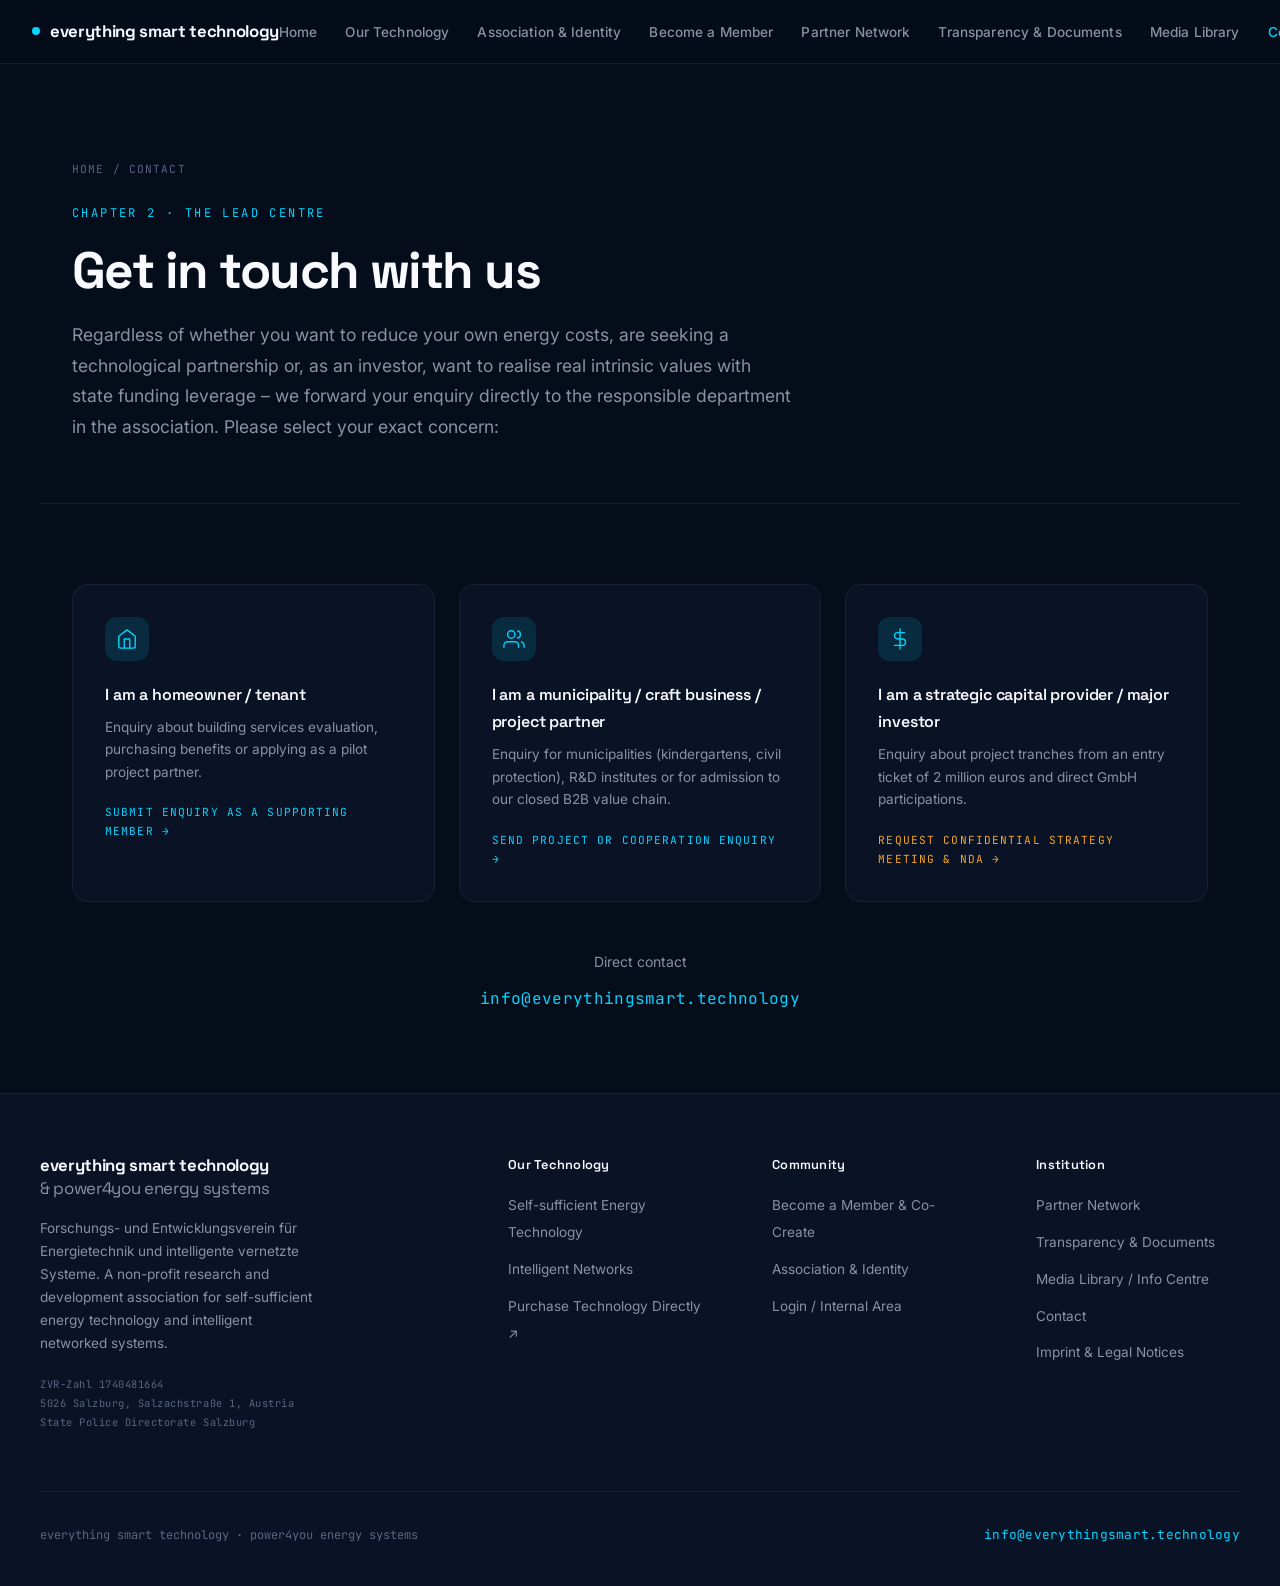
<file: contact.html>
<!DOCTYPE html>
<html lang="en">
<head>
<meta charset="UTF-8">
<meta name="viewport" content="width=device-width, initial-scale=1.0">
<title>Contact | everything smart technology</title>
<meta name="robots" content="noindex, nofollow, noarchive, nosnippet">
<link rel="preconnect" href="https://fonts.googleapis.com">
<link rel="preconnect" href="https://fonts.gstatic.com" crossorigin>
<link href="https://fonts.googleapis.com/css2?family=Space+Grotesk:wght@300;400;500;600;700&family=Inter:wght@300;400;500;600&family=JetBrains+Mono:wght@400;500&display=swap" rel="stylesheet">
<link rel="stylesheet" href="shared.css">

</head>
<body>

<nav>
  <a href="index.html" class="nav-logo">
    <span class="nav-logo-dot"></span>
    everything smart technology
  </a>
  <ul class="nav-links">
    <li><a href="index.html">Home</a></li>
    <li><a href="technology.html">Our Technology</a></li>
    <li><a href="association.html">Association &amp; Identity</a></li>
    <li><a href="membership.html">Become a Member</a></li>
    <li><a href="partners.html">Partner Network</a></li>
    <li><a href="documents.html">Transparency &amp; Documents</a></li>
    <li><a href="media-library.html">Media Library</a></li>
    <li><a href="contact.html" class="active">Contact</a></li>
    <li><a href="#" class="nav-login">Login / Internal Area</a></li>
  </ul>
</nav>


<div class="page-header">
  <div class="breadcrumb"><a href="index.html">Home</a> / Contact</div>
  <div class="page-eyebrow">Chapter 2 &middot; The Lead Centre</div>
  <h1 class="page-title">Get in touch with us</h1>
  <p class="page-subtitle">Regardless of whether you want to reduce your own energy costs, are seeking a technological partnership or, as an investor, want to realise real intrinsic values with state funding leverage &ndash; we forward your enquiry directly to the responsible department in the association. Please select your exact concern:</p>
</div>

<section>
  <div class="grid-3">
    <a href="mailto:info@everythingsmart.technology?subject=Supporting%20Member%20Enquiry" class="contact-card">
      <div class="contact-card-icon"><svg viewBox="0 0 24 24"><path d="M3 9l9-7 9 7v11a2 2 0 0 1-2 2H5a2 2 0 0 1-2-2z"/><polyline points="9 22 9 12 15 12 15 22"/></svg></div>
      <h3>I am a homeowner / tenant</h3>
      <p>Enquiry about building services evaluation, purchasing benefits or applying as a pilot project partner.</p>
      <div class="contact-card-link">Submit enquiry as a supporting member →</div>
    </a>

    <a href="mailto:info@everythingsmart.technology?subject=B2B%20Project%20or%20Cooperation%20Enquiry" class="contact-card">
      <div class="contact-card-icon"><svg viewBox="0 0 24 24"><path d="M17 21v-2a4 4 0 0 0-4-4H5a4 4 0 0 0-4 4v2"/><circle cx="9" cy="7" r="4"/><path d="M23 21v-2a4 4 0 0 0-3-3.87"/><path d="M16 3.13a4 4 0 0 1 0 7.75"/></svg></div>
      <h3>I am a municipality / craft business / project partner</h3>
      <p>Enquiry for municipalities (kindergartens, civil protection), R&amp;D institutes or for admission to our closed B2B value chain.</p>
      <div class="contact-card-link">Send project or cooperation enquiry →</div>
    </a>

    <a href="mailto:info@everythingsmart.technology?subject=Confidential%20Strategy%20Meeting%20%26%20NDA%20Request" class="contact-card">
      <div class="contact-card-icon"><svg viewBox="0 0 24 24"><line x1="12" y1="1" x2="12" y2="23"/><path d="M17 5H9.5a3.5 3.5 0 0 0 0 7h5a3.5 3.5 0 0 1 0 7H6"/></svg></div>
      <h3>I am a strategic capital provider / major investor</h3>
      <p>Enquiry about project tranches from an entry ticket of 2 million euros and direct GmbH participations.</p>
      <div class="contact-card-link" style="color: var(--amber);">Request confidential strategy meeting &amp; NDA →</div>
    </a>
  </div>

  <div style="text-align: center; margin-top: 3rem;">
    <p style="color: var(--slate); font-size: 0.875rem; margin-bottom: 0.75rem;">Direct contact</p>
    <a href="mailto:info@everythingsmart.technology" style="font-family: var(--font-mono); color: var(--cyan); text-decoration: none; font-size: 1rem; letter-spacing: 0.02em;">info@everythingsmart.technology</a>
  </div>
</section>


<footer>
  <div class="footer-grid">
    <div>
      <div class="footer-brand-name">everything smart technology<br><span style="color: var(--slate); font-weight: 400;">&amp; power4you energy systems</span></div>
      <p class="footer-brand-desc">Forschungs- und Entwicklungsverein für Energietechnik und intelligente vernetzte Systeme. A non-profit research and development association for self-sufficient energy technology and intelligent networked systems.</p>
      <div class="footer-legal">
        ZVR-Zahl 1740481664<br>
        5026 Salzburg, Salzachstraße 1, Austria<br>
        State Police Directorate Salzburg
      </div>
    </div>

    <div>
      <div class="footer-col-title">Our Technology</div>
      <ul class="footer-links">
        <li><a href="technology.html">Self-sufficient Energy Technology</a></li>
        <li><a href="technology.html#networks">Intelligent Networks</a></li>
        <li><a href="https://power4you.net" target="_blank" rel="noopener">Purchase Technology Directly ↗</a></li>
      </ul>
    </div>

    <div>
      <div class="footer-col-title">Community</div>
      <ul class="footer-links">
        <li><a href="membership.html">Become a Member &amp; Co-Create</a></li>
        <li><a href="association.html">Association &amp; Identity</a></li>
        <li><a href="#" class="nav-login-footer">Login / Internal Area</a></li>
      </ul>
    </div>

    <div>
      <div class="footer-col-title">Institution</div>
      <ul class="footer-links">
        <li><a href="partners.html">Partner Network</a></li>
        <li><a href="documents.html">Transparency &amp; Documents</a></li>
        <li><a href="media-library.html">Media Library / Info Centre</a></li>
        <li><a href="contact.html">Contact</a></li>
        <li><a href="legal.html">Imprint &amp; Legal Notices</a></li>
      </ul>
    </div>
  </div>

  <div class="footer-bottom">
    <div class="footer-copy">everything smart technology · power4you energy systems</div>
    <a href="mailto:info@everythingsmart.technology" class="footer-email">info@everythingsmart.technology</a>
  </div>
</footer>



<script>
document.querySelectorAll('a[href^="#"]').forEach(a => {
  a.addEventListener('click', e => {
    const targetId = a.getAttribute('href');
    if (targetId.length > 1) {
      const target = document.querySelector(targetId);
      if (target) {
        e.preventDefault();
        target.scrollIntoView({ behavior: 'smooth', block: 'start' });
      }
    }
  });
});
</script>

</body>
</html>
</file>
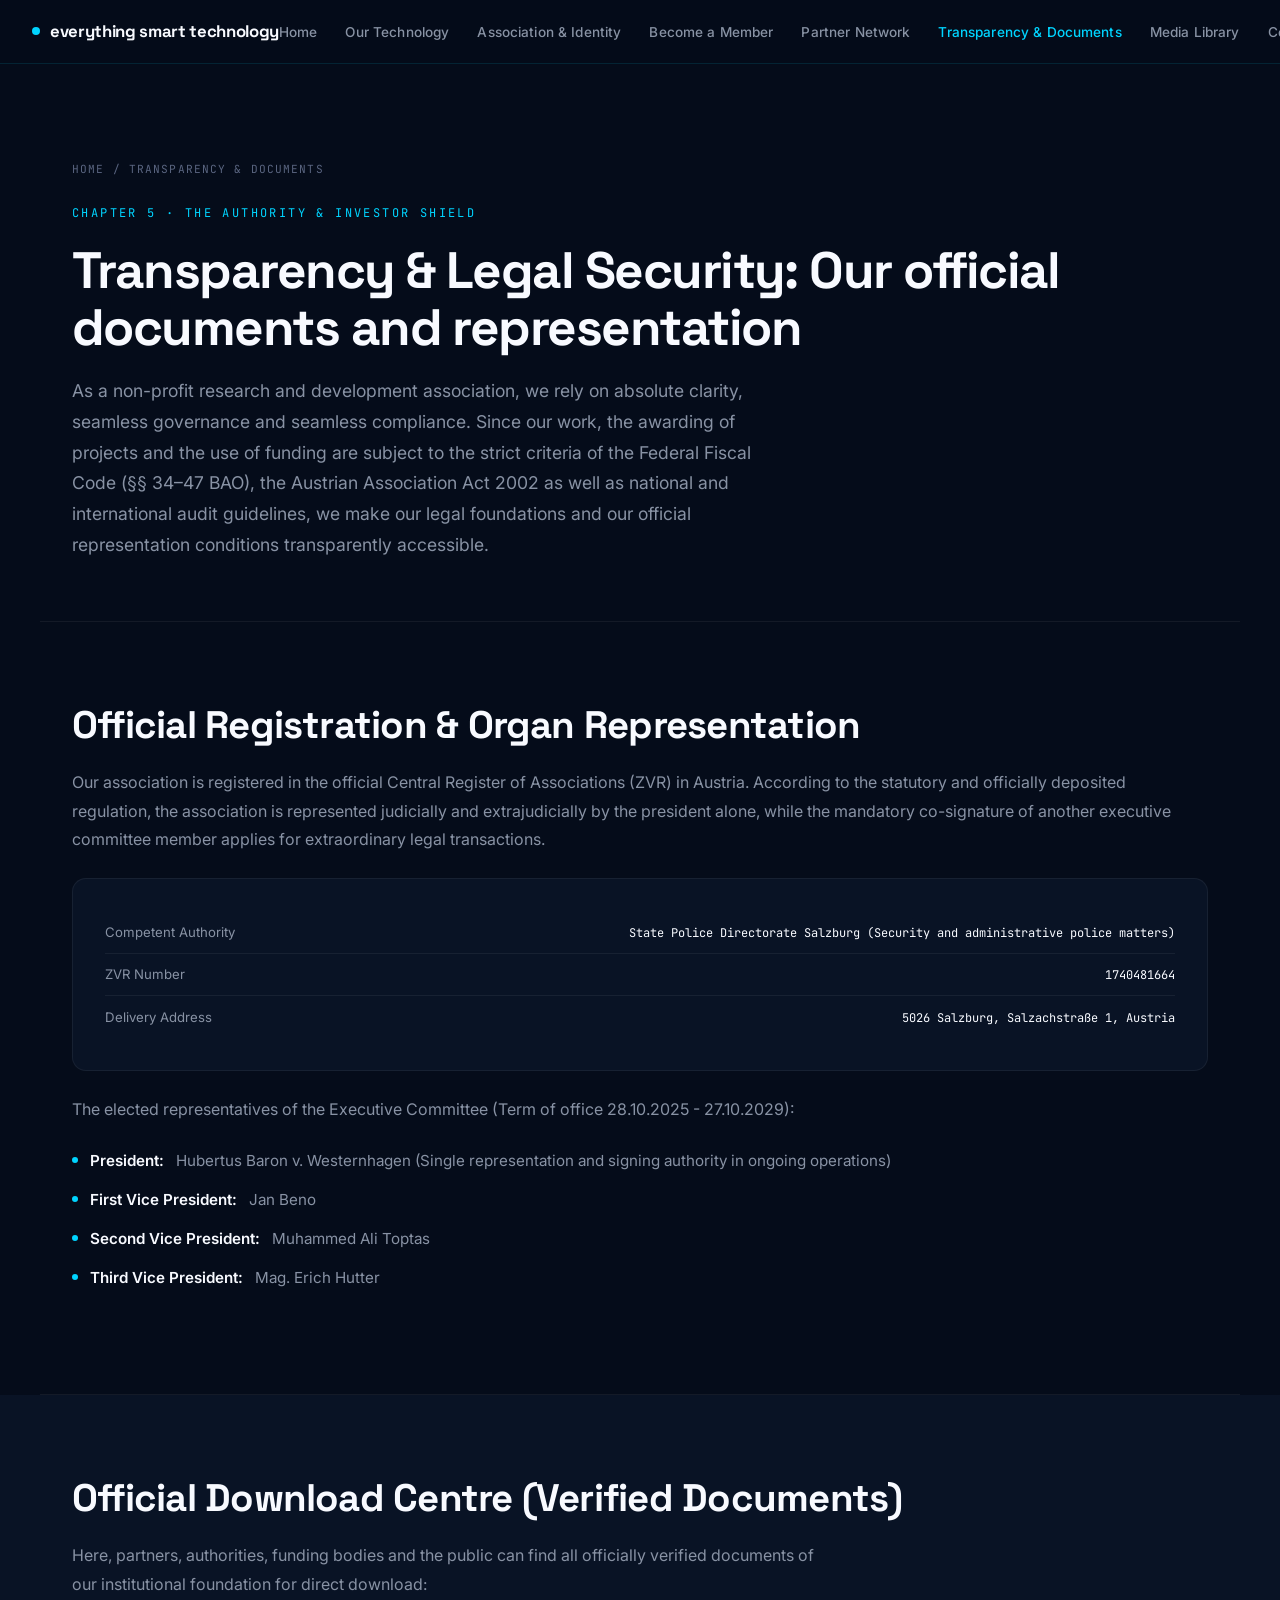
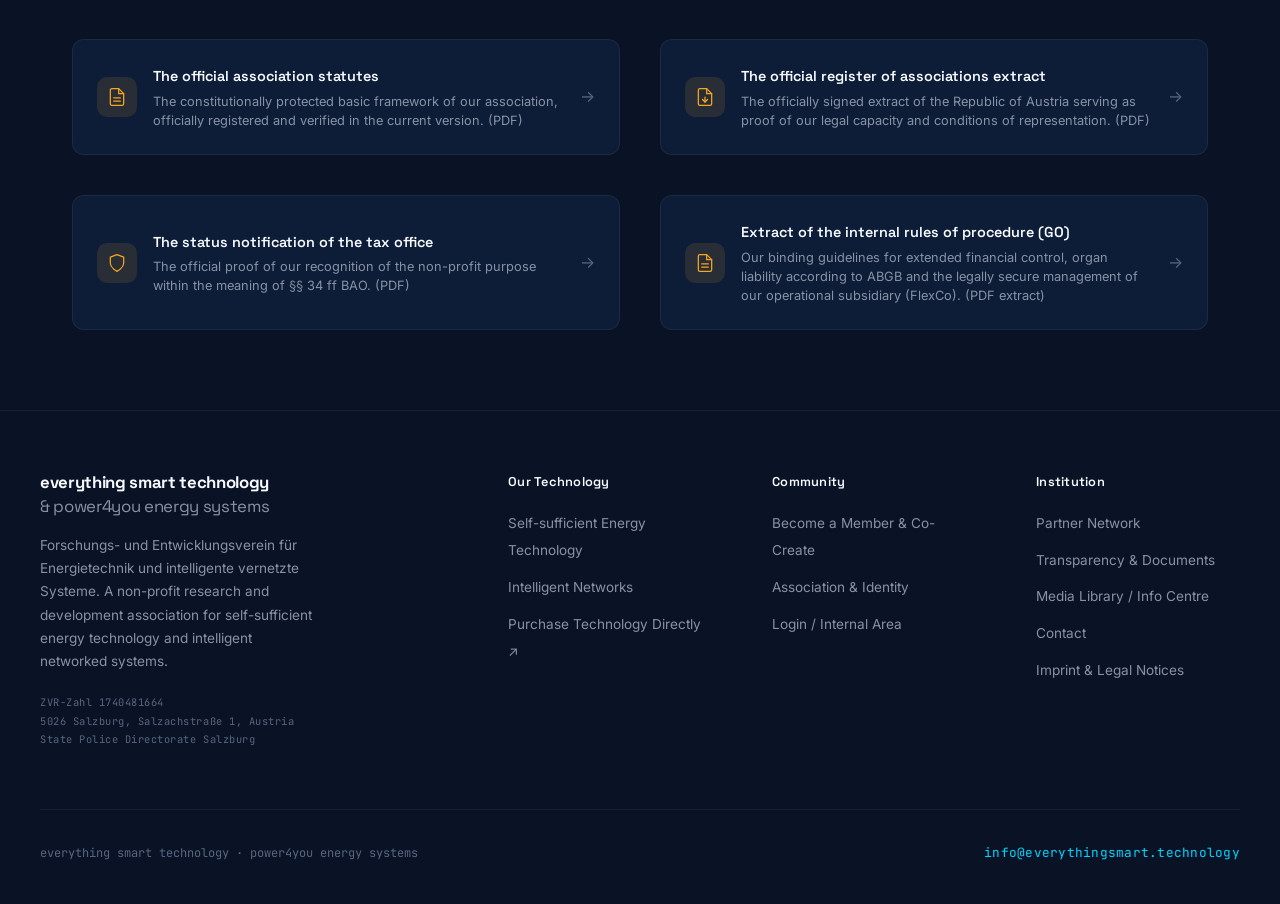
<file: documents.html>
<!DOCTYPE html>
<html lang="en">
<head>
<meta charset="UTF-8">
<meta name="viewport" content="width=device-width, initial-scale=1.0">
<title>Transparency &amp; Documents | everything smart technology</title>
<meta name="robots" content="noindex, nofollow, noarchive, nosnippet">
<link rel="preconnect" href="https://fonts.googleapis.com">
<link rel="preconnect" href="https://fonts.gstatic.com" crossorigin>
<link href="https://fonts.googleapis.com/css2?family=Space+Grotesk:wght@300;400;500;600;700&family=Inter:wght@300;400;500;600&family=JetBrains+Mono:wght@400;500&display=swap" rel="stylesheet">
<link rel="stylesheet" href="shared.css">

</head>
<body>

<nav>
  <a href="index.html" class="nav-logo">
    <span class="nav-logo-dot"></span>
    everything smart technology
  </a>
  <ul class="nav-links">
    <li><a href="index.html">Home</a></li>
    <li><a href="technology.html">Our Technology</a></li>
    <li><a href="association.html">Association &amp; Identity</a></li>
    <li><a href="membership.html">Become a Member</a></li>
    <li><a href="partners.html">Partner Network</a></li>
    <li><a href="documents.html" class="active">Transparency &amp; Documents</a></li>
    <li><a href="media-library.html">Media Library</a></li>
    <li><a href="contact.html">Contact</a></li>
    <li><a href="#" class="nav-login">Login / Internal Area</a></li>
  </ul>
</nav>


<div class="page-header">
  <div class="breadcrumb"><a href="index.html">Home</a> / Transparency &amp; Documents</div>
  <div class="page-eyebrow">Chapter 5 &middot; The Authority &amp; Investor Shield</div>
  <h1 class="page-title">Transparency &amp; Legal Security: Our official documents and representation</h1>
  <p class="page-subtitle">As a non-profit research and development association, we rely on absolute clarity, seamless governance and seamless compliance. Since our work, the awarding of projects and the use of funding are subject to the strict criteria of the Federal Fiscal Code (&sect;&sect;&nbsp;34&ndash;47 BAO), the Austrian Association Act 2002 as well as national and international audit guidelines, we make our legal foundations and our official representation conditions transparently accessible.</p>
</div>

<!-- OFFICIAL REGISTRATION -->
<section>
  <h2 class="section-title">Official Registration &amp; Organ Representation</h2>
  <p class="body-text">Our association is registered in the official Central Register of Associations (ZVR) in Austria. According to the statutory and officially deposited regulation, the association is represented judicially and extrajudicially by the president alone, while the mandatory co-signature of another executive committee member applies for extraordinary legal transactions.</p>

  <div class="legal-block" style="margin: 1.5rem 0;">
    <div class="legal-row"><span class="legal-row-key">Competent Authority</span><span class="legal-row-val">State Police Directorate Salzburg (Security and administrative police matters)</span></div>
    <div class="legal-row"><span class="legal-row-key">ZVR Number</span><span class="legal-row-val">1740481664</span></div>
    <div class="legal-row"><span class="legal-row-key">Delivery Address</span><span class="legal-row-val">5026 Salzburg, Salzachstra&szlig;e 1, Austria</span></div>
  </div>

  <p class="body-text" style="margin-top: 1.5rem;">The elected representatives of the Executive Committee (Term of office 28.10.2025 - 27.10.2029):</p>
  <ul class="spec-list">
    <li><strong>President:</strong> Hubertus Baron v. Westernhagen (Single representation and signing authority in ongoing operations)</li>
    <li><strong>First Vice President:</strong> Jan Beno</li>
    <li><strong>Second Vice President:</strong> Muhammed Ali Toptas</li>
    <li><strong>Third Vice President:</strong> Mag. Erich Hutter</li>
  </ul>
</section>

<div class="divider"></div>

<!-- DOWNLOAD CENTRE -->
<div class="section-full bg-alt">
  <div class="section-inner">
    <h2 class="section-title">Official Download Centre (Verified Documents)</h2>
    <p class="body-text" style="max-width: 760px;">Here, partners, authorities, funding bodies and the public can find all officially verified documents of our institutional foundation for direct download:</p>

    <div class="grid-2" style="margin-top: 2.5rem;">
      <a href="#" class="doc-item">
        <div class="doc-icon"><svg viewBox="0 0 24 24"><path d="M14 2H6a2 2 0 0 0-2 2v16a2 2 0 0 0 2 2h12a2 2 0 0 0 2-2V8z"/><polyline points="14 2 14 8 20 8"/><line x1="16" y1="13" x2="8" y2="13"/><line x1="16" y1="17" x2="8" y2="17"/></svg></div>
        <div class="doc-content">
          <div class="doc-title">The official association statutes</div>
          <div class="doc-sub">The constitutionally protected basic framework of our association, officially registered and verified in the current version. (PDF)</div>
        </div>
        <span class="doc-arrow">→</span>
      </a>

      <a href="#" class="doc-item">
        <div class="doc-icon"><svg viewBox="0 0 24 24"><path d="M14 2H6a2 2 0 0 0-2 2v16a2 2 0 0 0 2 2h12a2 2 0 0 0 2-2V8z"/><polyline points="14 2 14 8 20 8"/><path d="M12 18v-6"/><path d="M9 15l3 3 3-3"/></svg></div>
        <div class="doc-content">
          <div class="doc-title">The official register of associations extract</div>
          <div class="doc-sub">The officially signed extract of the Republic of Austria serving as proof of our legal capacity and conditions of representation. (PDF)</div>
        </div>
        <span class="doc-arrow">→</span>
      </a>

      <a href="#" class="doc-item">
        <div class="doc-icon"><svg viewBox="0 0 24 24"><path d="M12 22s8-4 8-10V5l-8-3-8 3v7c0 6 8 10 8 10z"/></svg></div>
        <div class="doc-content">
          <div class="doc-title">The status notification of the tax office</div>
          <div class="doc-sub">The official proof of our recognition of the non-profit purpose within the meaning of &sect;&sect;&nbsp;34 ff BAO. (PDF)</div>
        </div>
        <span class="doc-arrow">→</span>
      </a>

      <a href="#" class="doc-item">
        <div class="doc-icon"><svg viewBox="0 0 24 24"><path d="M14 2H6a2 2 0 0 0-2 2v16a2 2 0 0 0 2 2h12a2 2 0 0 0 2-2V8z"/><polyline points="14 2 14 8 20 8"/><line x1="16" y1="13" x2="8" y2="13"/><line x1="16" y1="17" x2="8" y2="17"/></svg></div>
        <div class="doc-content">
          <div class="doc-title">Extract of the internal rules of procedure (GO)</div>
          <div class="doc-sub">Our binding guidelines for extended financial control, organ liability according to ABGB and the legally secure management of our operational subsidiary (FlexCo). (PDF extract)</div>
        </div>
        <span class="doc-arrow">→</span>
      </a>
    </div>
  </div>
</div>


<footer>
  <div class="footer-grid">
    <div>
      <div class="footer-brand-name">everything smart technology<br><span style="color: var(--slate); font-weight: 400;">&amp; power4you energy systems</span></div>
      <p class="footer-brand-desc">Forschungs- und Entwicklungsverein für Energietechnik und intelligente vernetzte Systeme. A non-profit research and development association for self-sufficient energy technology and intelligent networked systems.</p>
      <div class="footer-legal">
        ZVR-Zahl 1740481664<br>
        5026 Salzburg, Salzachstraße 1, Austria<br>
        State Police Directorate Salzburg
      </div>
    </div>

    <div>
      <div class="footer-col-title">Our Technology</div>
      <ul class="footer-links">
        <li><a href="technology.html">Self-sufficient Energy Technology</a></li>
        <li><a href="technology.html#networks">Intelligent Networks</a></li>
        <li><a href="https://power4you.net" target="_blank" rel="noopener">Purchase Technology Directly ↗</a></li>
      </ul>
    </div>

    <div>
      <div class="footer-col-title">Community</div>
      <ul class="footer-links">
        <li><a href="membership.html">Become a Member &amp; Co-Create</a></li>
        <li><a href="association.html">Association &amp; Identity</a></li>
        <li><a href="#" class="nav-login-footer">Login / Internal Area</a></li>
      </ul>
    </div>

    <div>
      <div class="footer-col-title">Institution</div>
      <ul class="footer-links">
        <li><a href="partners.html">Partner Network</a></li>
        <li><a href="documents.html">Transparency &amp; Documents</a></li>
        <li><a href="media-library.html">Media Library / Info Centre</a></li>
        <li><a href="contact.html">Contact</a></li>
        <li><a href="legal.html">Imprint &amp; Legal Notices</a></li>
      </ul>
    </div>
  </div>

  <div class="footer-bottom">
    <div class="footer-copy">everything smart technology · power4you energy systems</div>
    <a href="mailto:info@everythingsmart.technology" class="footer-email">info@everythingsmart.technology</a>
  </div>
</footer>



<script>
document.querySelectorAll('a[href^="#"]').forEach(a => {
  a.addEventListener('click', e => {
    const targetId = a.getAttribute('href');
    if (targetId.length > 1) {
      const target = document.querySelector(targetId);
      if (target) {
        e.preventDefault();
        target.scrollIntoView({ behavior: 'smooth', block: 'start' });
      }
    }
  });
});
</script>

</body>
</html>
</file>
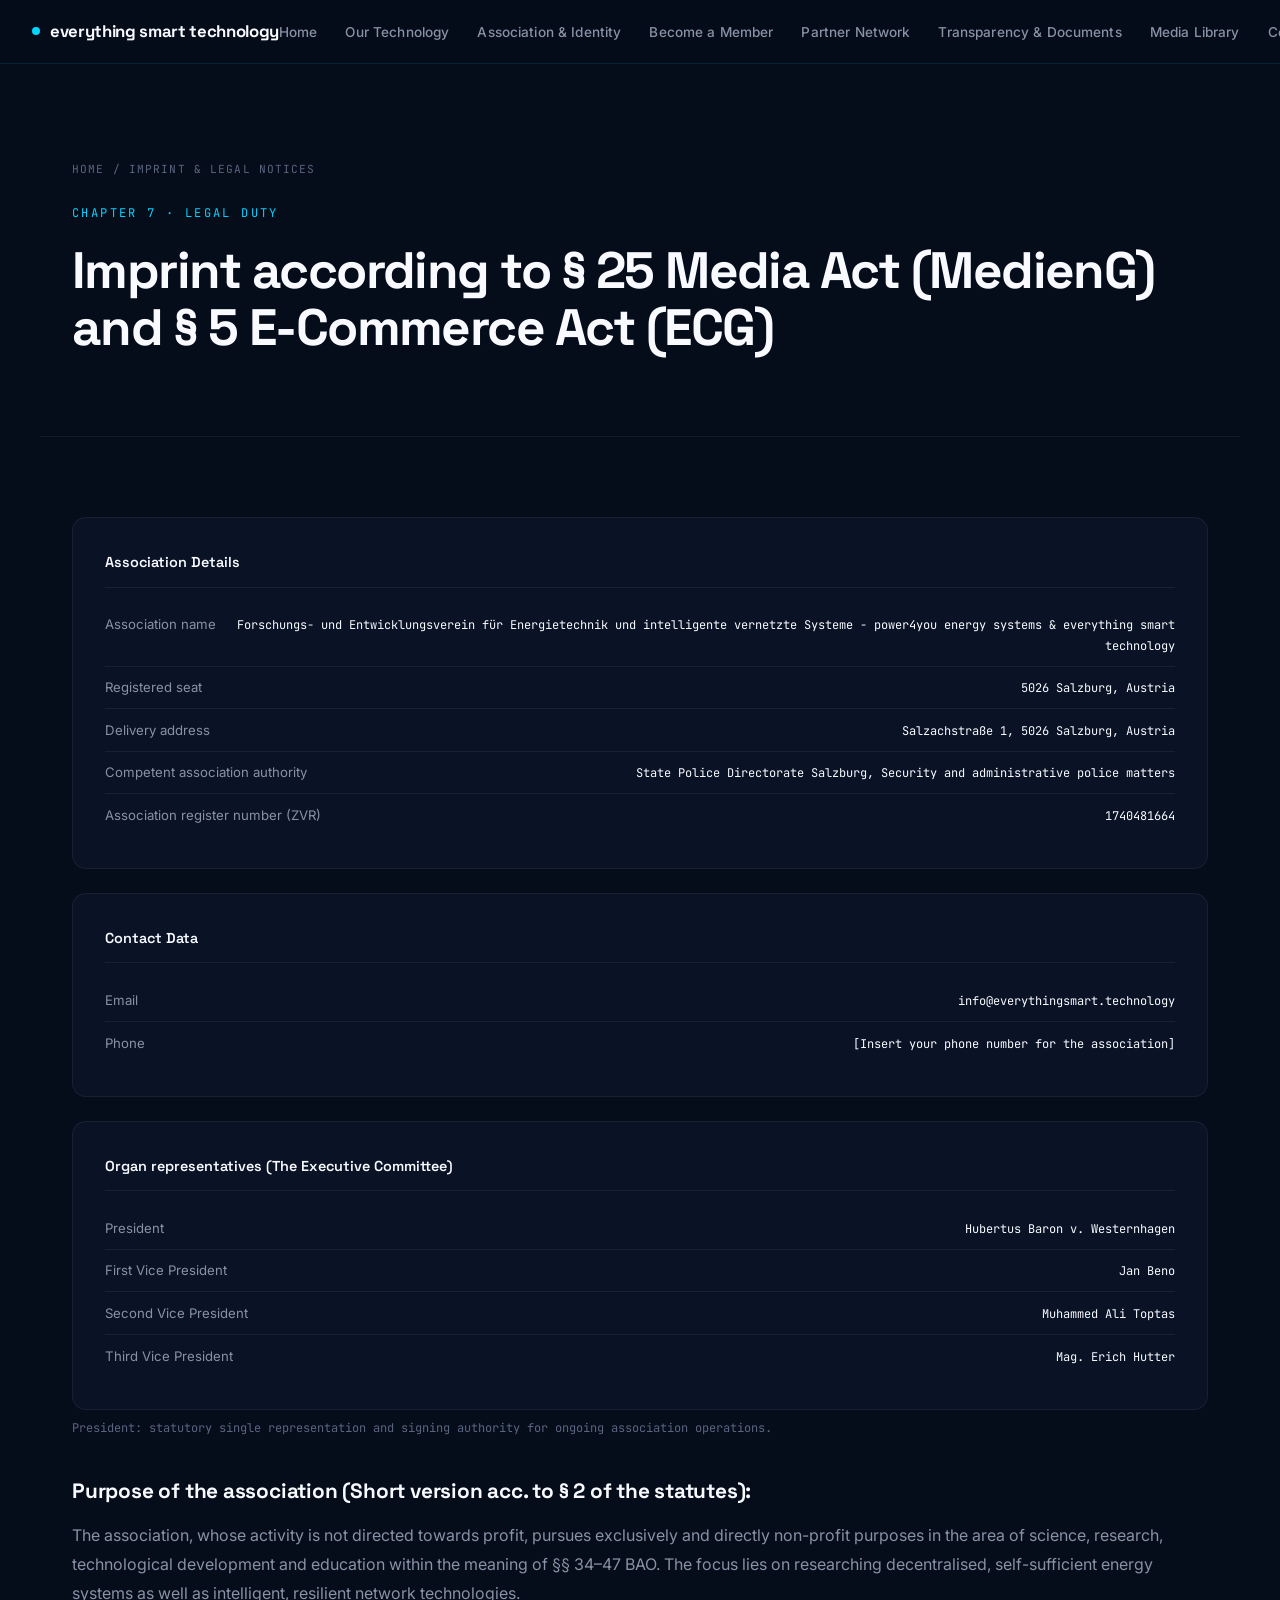
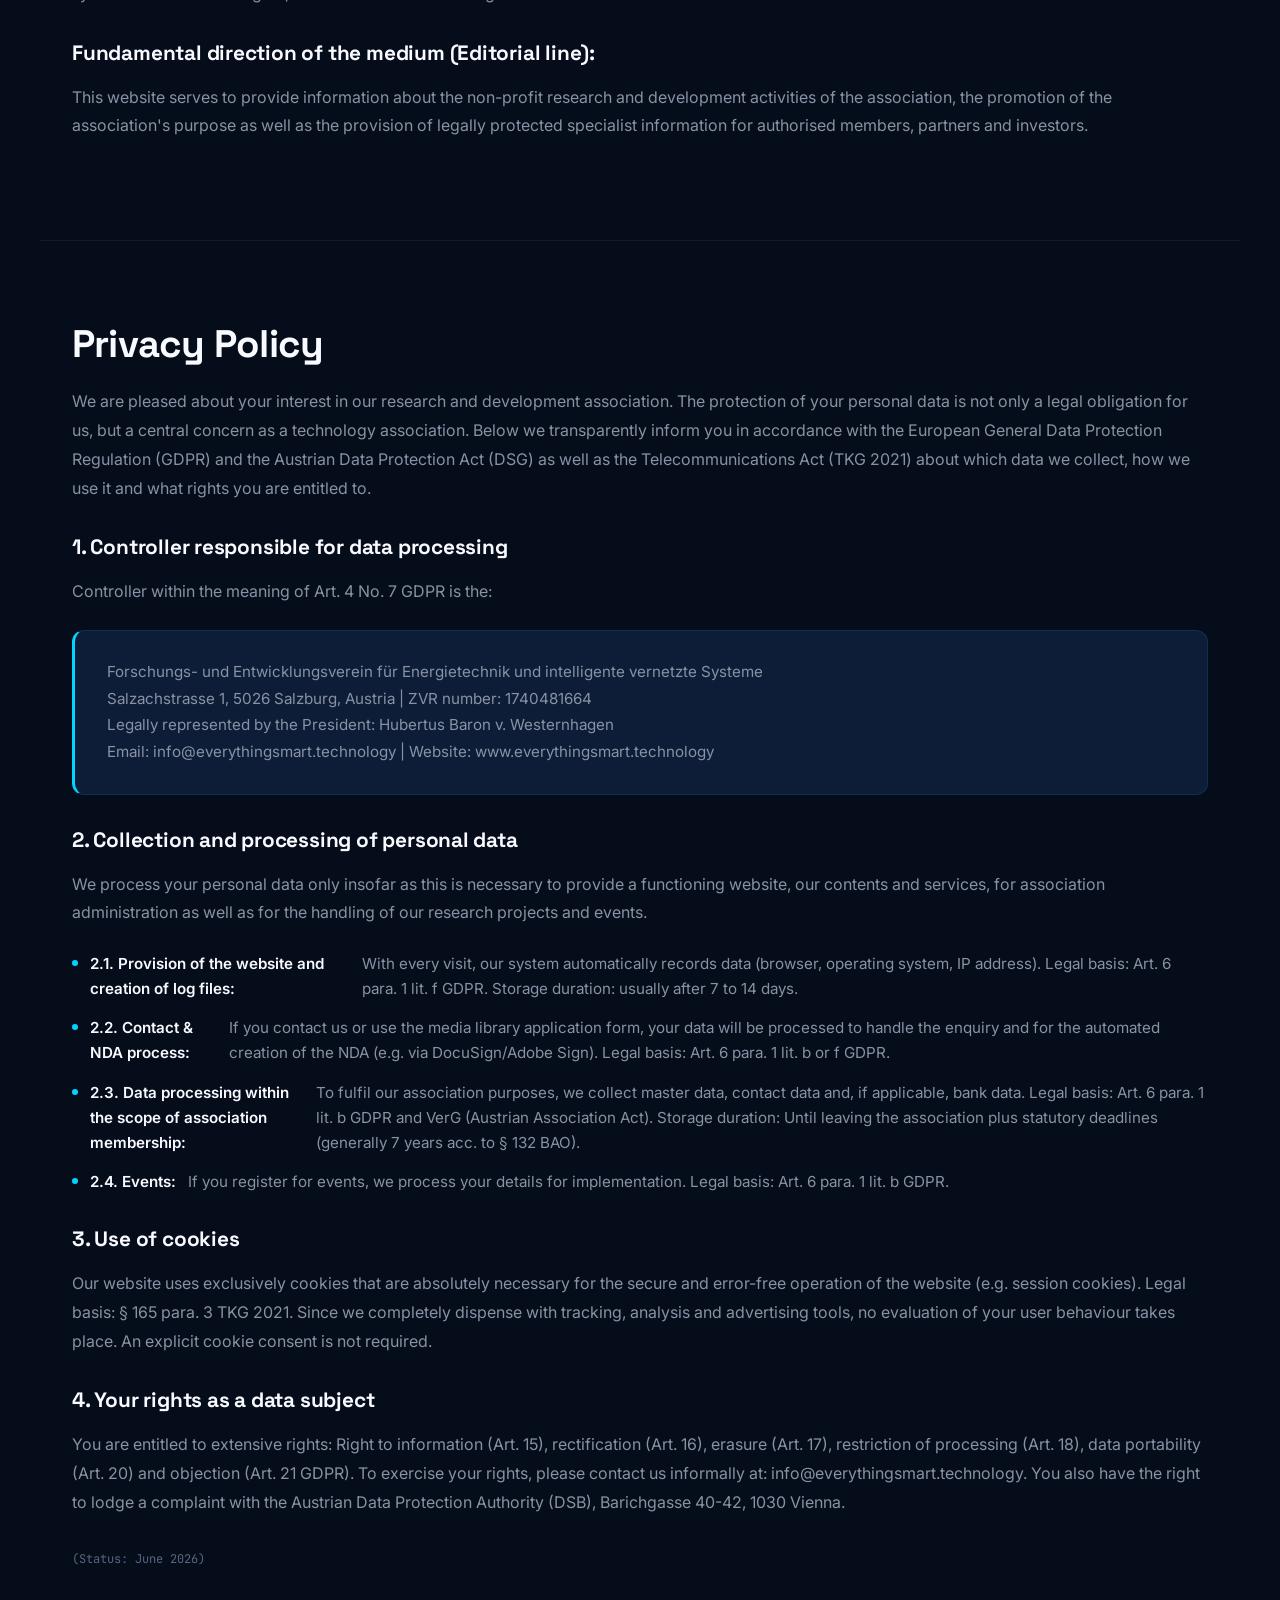
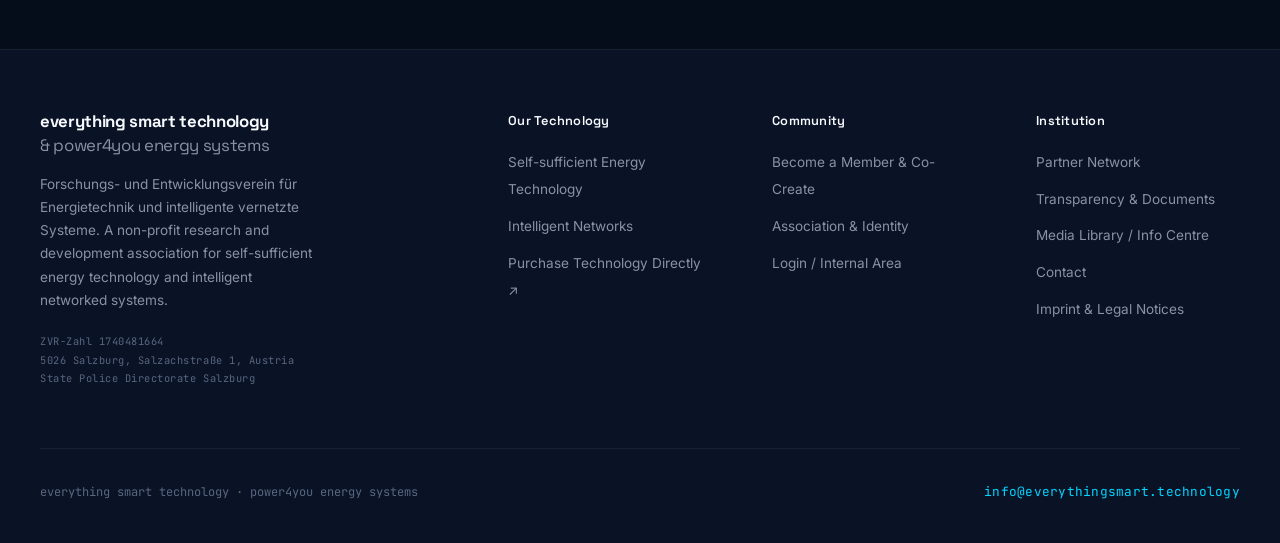
<file: legal.html>
<!DOCTYPE html>
<html lang="en">
<head>
<meta charset="UTF-8">
<meta name="viewport" content="width=device-width, initial-scale=1.0">
<title>Imprint &amp; Legal Notices | everything smart technology</title>
<meta name="robots" content="noindex, nofollow, noarchive, nosnippet">
<link rel="preconnect" href="https://fonts.googleapis.com">
<link rel="preconnect" href="https://fonts.gstatic.com" crossorigin>
<link href="https://fonts.googleapis.com/css2?family=Space+Grotesk:wght@300;400;500;600;700&family=Inter:wght@300;400;500;600&family=JetBrains+Mono:wght@400;500&display=swap" rel="stylesheet">
<link rel="stylesheet" href="shared.css">

</head>
<body>

<nav>
  <a href="index.html" class="nav-logo">
    <span class="nav-logo-dot"></span>
    everything smart technology
  </a>
  <ul class="nav-links">
    <li><a href="index.html">Home</a></li>
    <li><a href="technology.html">Our Technology</a></li>
    <li><a href="association.html">Association &amp; Identity</a></li>
    <li><a href="membership.html">Become a Member</a></li>
    <li><a href="partners.html">Partner Network</a></li>
    <li><a href="documents.html">Transparency &amp; Documents</a></li>
    <li><a href="media-library.html">Media Library</a></li>
    <li><a href="contact.html">Contact</a></li>
    <li><a href="#" class="nav-login">Login / Internal Area</a></li>
  </ul>
</nav>


<div class="page-header">
  <div class="breadcrumb"><a href="index.html">Home</a> / Imprint &amp; Legal Notices</div>
  <div class="page-eyebrow">Chapter 7 &middot; Legal Duty</div>
  <h1 class="page-title">Imprint according to &sect; 25 Media Act (MedienG) and &sect; 5 E-Commerce Act (ECG)</h1>
</div>

<section>
  <div class="legal-block">
    <h4>Association Details</h4>
    <div class="legal-row"><span class="legal-row-key">Association name</span><span class="legal-row-val">Forschungs- und Entwicklungsverein f&uuml;r Energietechnik und intelligente vernetzte Systeme - power4you energy systems &amp; everything smart technology</span></div>
    <div class="legal-row"><span class="legal-row-key">Registered seat</span><span class="legal-row-val">5026 Salzburg, Austria</span></div>
    <div class="legal-row"><span class="legal-row-key">Delivery address</span><span class="legal-row-val">Salzachstra&szlig;e 1, 5026 Salzburg, Austria</span></div>
    <div class="legal-row"><span class="legal-row-key">Competent association authority</span><span class="legal-row-val">State Police Directorate Salzburg, Security and administrative police matters</span></div>
    <div class="legal-row"><span class="legal-row-key">Association register number (ZVR)</span><span class="legal-row-val">1740481664</span></div>
  </div>

  <div class="legal-block" style="margin-top: 1.5rem;">
    <h4>Contact Data</h4>
    <div class="legal-row"><span class="legal-row-key">Email</span><span class="legal-row-val">info@everythingsmart.technology</span></div>
    <div class="legal-row"><span class="legal-row-key">Phone</span><span class="legal-row-val">[Insert your phone number for the association]</span></div>
  </div>

  <div class="legal-block" style="margin-top: 1.5rem;">
    <h4>Organ representatives (The Executive Committee)</h4>
    <div class="legal-row"><span class="legal-row-key">President</span><span class="legal-row-val">Hubertus Baron v. Westernhagen</span></div>
    <div class="legal-row"><span class="legal-row-key">First Vice President</span><span class="legal-row-val">Jan Beno</span></div>
    <div class="legal-row"><span class="legal-row-key">Second Vice President</span><span class="legal-row-val">Muhammed Ali Toptas</span></div>
    <div class="legal-row"><span class="legal-row-key">Third Vice President</span><span class="legal-row-val">Mag. Erich Hutter</span></div>
  </div>
  <p style="font-size: 0.75rem; color: var(--slate-2); margin-top: 0.5rem; font-family: var(--font-mono);">President: statutory single representation and signing authority for ongoing association operations.</p>

  <h3 class="section-title-sm" style="margin-top: 2.5rem;">Purpose of the association (Short version acc. to &sect; 2 of the statutes):</h3>
  <p class="body-text">The association, whose activity is not directed towards profit, pursues exclusively and directly non-profit purposes in the area of science, research, technological development and education within the meaning of &sect;&sect;&nbsp;34&ndash;47 BAO. The focus lies on researching decentralised, self-sufficient energy systems as well as intelligent, resilient network technologies.</p>

  <h3 class="section-title-sm" style="margin-top: 2rem;">Fundamental direction of the medium (Editorial line):</h3>
  <p class="body-text">This website serves to provide information about the non-profit research and development activities of the association, the promotion of the association's purpose as well as the provision of legally protected specialist information for authorised members, partners and investors.</p>
</section>

<div class="divider"></div>

<!-- PRIVACY POLICY -->
<section id="privacy">
  <h2 class="section-title">Privacy Policy</h2>
  <p class="body-text">We are pleased about your interest in our research and development association. The protection of your personal data is not only a legal obligation for us, but a central concern as a technology association. Below we transparently inform you in accordance with the European General Data Protection Regulation (GDPR) and the Austrian Data Protection Act (DSG) as well as the Telecommunications Act (TKG 2021) about which data we collect, how we use it and what rights you are entitled to.</p>

  <h3 class="section-title-sm" style="margin-top: 2rem;">1. Controller responsible for data processing</h3>
  <p class="body-text">Controller within the meaning of Art. 4 No. 7 GDPR is the:</p>
  <div class="info-block">
    <p>Forschungs- und Entwicklungsverein f&uuml;r Energietechnik und intelligente vernetzte Systeme<br>
    Salzachstrasse 1, 5026 Salzburg, Austria | ZVR number: 1740481664<br>
    Legally represented by the President: Hubertus Baron v. Westernhagen<br>
    Email: info@everythingsmart.technology | Website: www.everythingsmart.technology</p>
  </div>

  <h3 class="section-title-sm" style="margin-top: 2rem;">2. Collection and processing of personal data</h3>
  <p class="body-text">We process your personal data only insofar as this is necessary to provide a functioning website, our contents and services, for association administration as well as for the handling of our research projects and events.</p>

  <ul class="spec-list">
    <li><strong>2.1. Provision of the website and creation of log files:</strong> With every visit, our system automatically records data (browser, operating system, IP address). Legal basis: Art. 6 para. 1 lit. f GDPR. Storage duration: usually after 7 to 14 days.</li>
    <li><strong>2.2. Contact &amp; NDA process:</strong> If you contact us or use the media library application form, your data will be processed to handle the enquiry and for the automated creation of the NDA (e.g. via DocuSign/Adobe Sign). Legal basis: Art. 6 para. 1 lit. b or f GDPR.</li>
    <li><strong>2.3. Data processing within the scope of association membership:</strong> To fulfil our association purposes, we collect master data, contact data and, if applicable, bank data. Legal basis: Art. 6 para. 1 lit. b GDPR and VerG (Austrian Association Act). Storage duration: Until leaving the association plus statutory deadlines (generally 7 years acc. to &sect;&nbsp;132 BAO).</li>
    <li><strong>2.4. Events:</strong> If you register for events, we process your details for implementation. Legal basis: Art. 6 para. 1 lit. b GDPR.</li>
  </ul>

  <h3 class="section-title-sm" style="margin-top: 2rem;">3. Use of cookies</h3>
  <p class="body-text">Our website uses exclusively cookies that are absolutely necessary for the secure and error-free operation of the website (e.g. session cookies). Legal basis: &sect;&nbsp;165 para. 3 TKG 2021. Since we completely dispense with tracking, analysis and advertising tools, no evaluation of your user behaviour takes place. An explicit cookie consent is not required.</p>

  <h3 class="section-title-sm" style="margin-top: 2rem;">4. Your rights as a data subject</h3>
  <p class="body-text">You are entitled to extensive rights: Right to information (Art. 15), rectification (Art. 16), erasure (Art. 17), restriction of processing (Art. 18), data portability (Art. 20) and objection (Art. 21 GDPR). To exercise your rights, please contact us informally at: info@everythingsmart.technology. You also have the right to lodge a complaint with the Austrian Data Protection Authority (DSB), Barichgasse 40-42, 1030 Vienna.</p>

  <p style="font-size: 0.75rem; color: var(--slate-2); margin-top: 2rem; font-family: var(--font-mono);">(Status: June 2026)</p>
</section>


<footer>
  <div class="footer-grid">
    <div>
      <div class="footer-brand-name">everything smart technology<br><span style="color: var(--slate); font-weight: 400;">&amp; power4you energy systems</span></div>
      <p class="footer-brand-desc">Forschungs- und Entwicklungsverein für Energietechnik und intelligente vernetzte Systeme. A non-profit research and development association for self-sufficient energy technology and intelligent networked systems.</p>
      <div class="footer-legal">
        ZVR-Zahl 1740481664<br>
        5026 Salzburg, Salzachstraße 1, Austria<br>
        State Police Directorate Salzburg
      </div>
    </div>

    <div>
      <div class="footer-col-title">Our Technology</div>
      <ul class="footer-links">
        <li><a href="technology.html">Self-sufficient Energy Technology</a></li>
        <li><a href="technology.html#networks">Intelligent Networks</a></li>
        <li><a href="https://power4you.net" target="_blank" rel="noopener">Purchase Technology Directly ↗</a></li>
      </ul>
    </div>

    <div>
      <div class="footer-col-title">Community</div>
      <ul class="footer-links">
        <li><a href="membership.html">Become a Member &amp; Co-Create</a></li>
        <li><a href="association.html">Association &amp; Identity</a></li>
        <li><a href="#" class="nav-login-footer">Login / Internal Area</a></li>
      </ul>
    </div>

    <div>
      <div class="footer-col-title">Institution</div>
      <ul class="footer-links">
        <li><a href="partners.html">Partner Network</a></li>
        <li><a href="documents.html">Transparency &amp; Documents</a></li>
        <li><a href="media-library.html">Media Library / Info Centre</a></li>
        <li><a href="contact.html">Contact</a></li>
        <li><a href="legal.html">Imprint &amp; Legal Notices</a></li>
      </ul>
    </div>
  </div>

  <div class="footer-bottom">
    <div class="footer-copy">everything smart technology · power4you energy systems</div>
    <a href="mailto:info@everythingsmart.technology" class="footer-email">info@everythingsmart.technology</a>
  </div>
</footer>



<script>
document.querySelectorAll('a[href^="#"]').forEach(a => {
  a.addEventListener('click', e => {
    const targetId = a.getAttribute('href');
    if (targetId.length > 1) {
      const target = document.querySelector(targetId);
      if (target) {
        e.preventDefault();
        target.scrollIntoView({ behavior: 'smooth', block: 'start' });
      }
    }
  });
});
</script>

</body>
</html>
</file>
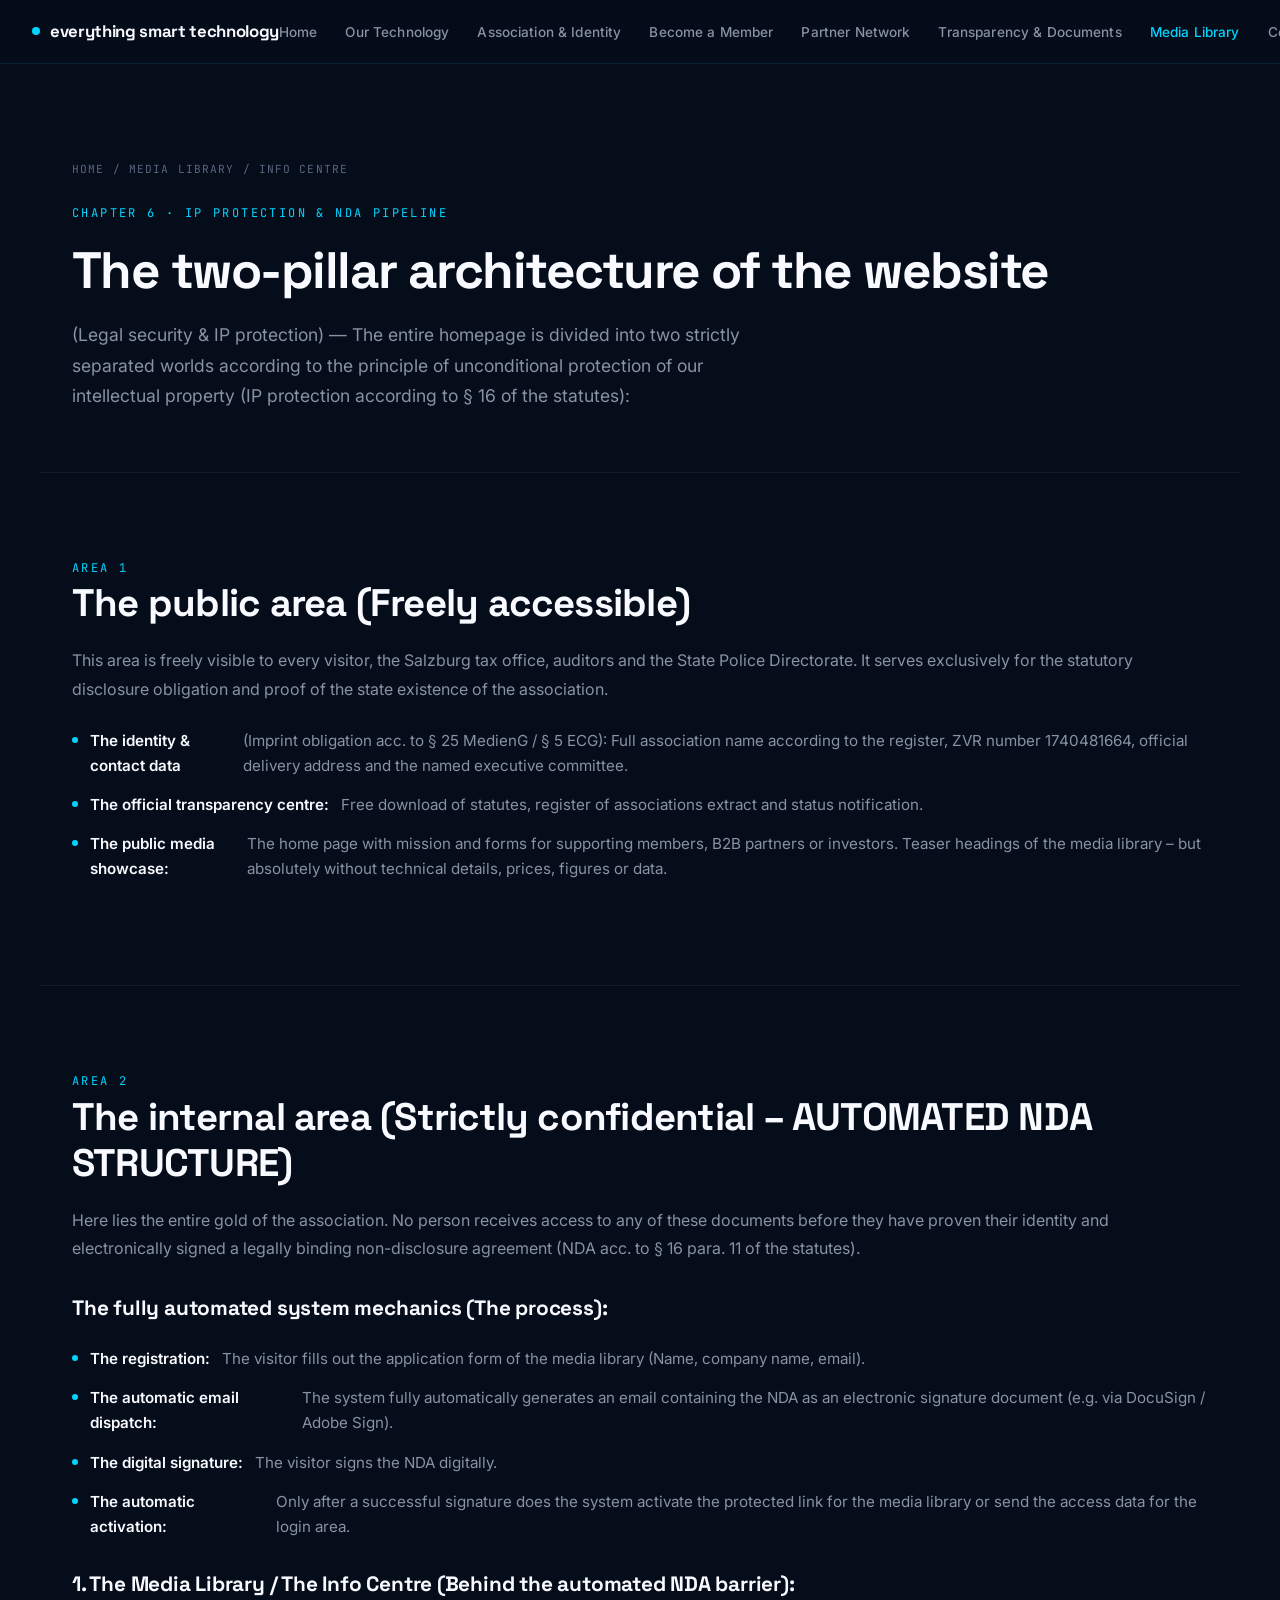
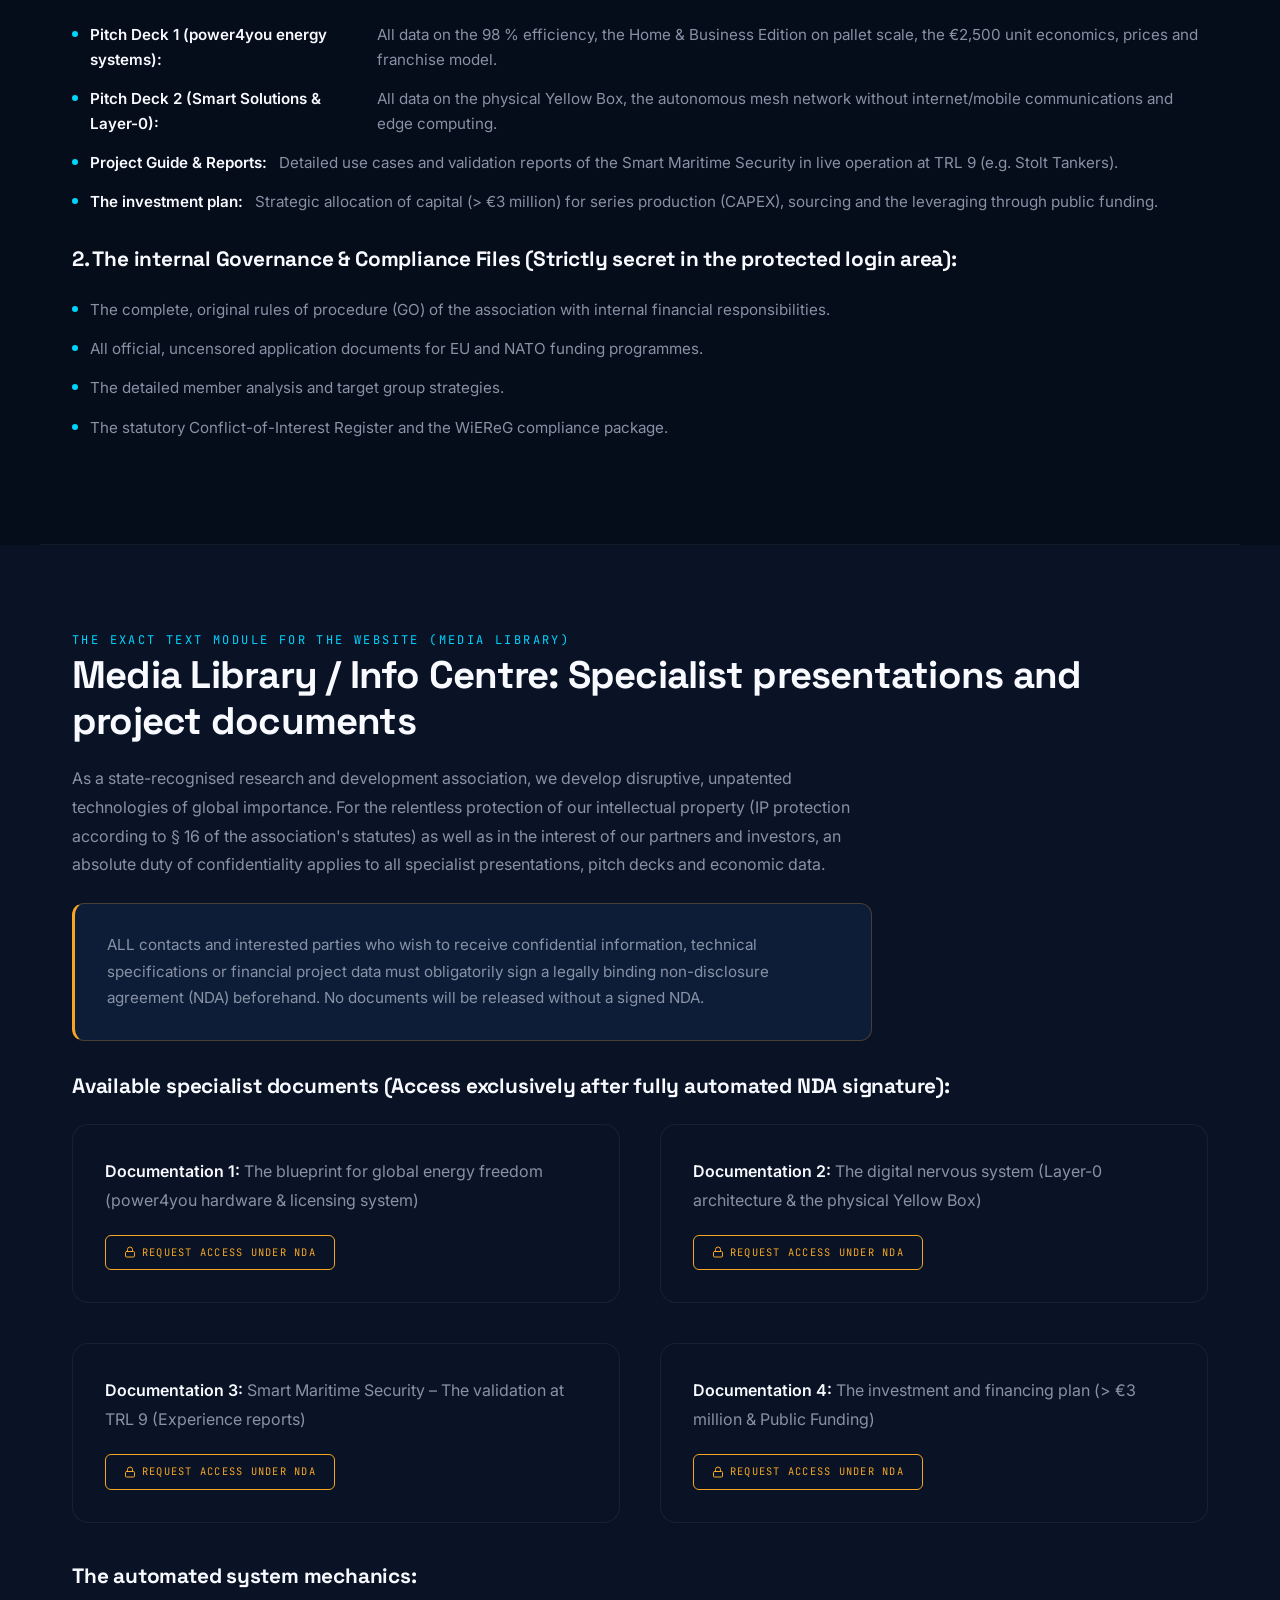
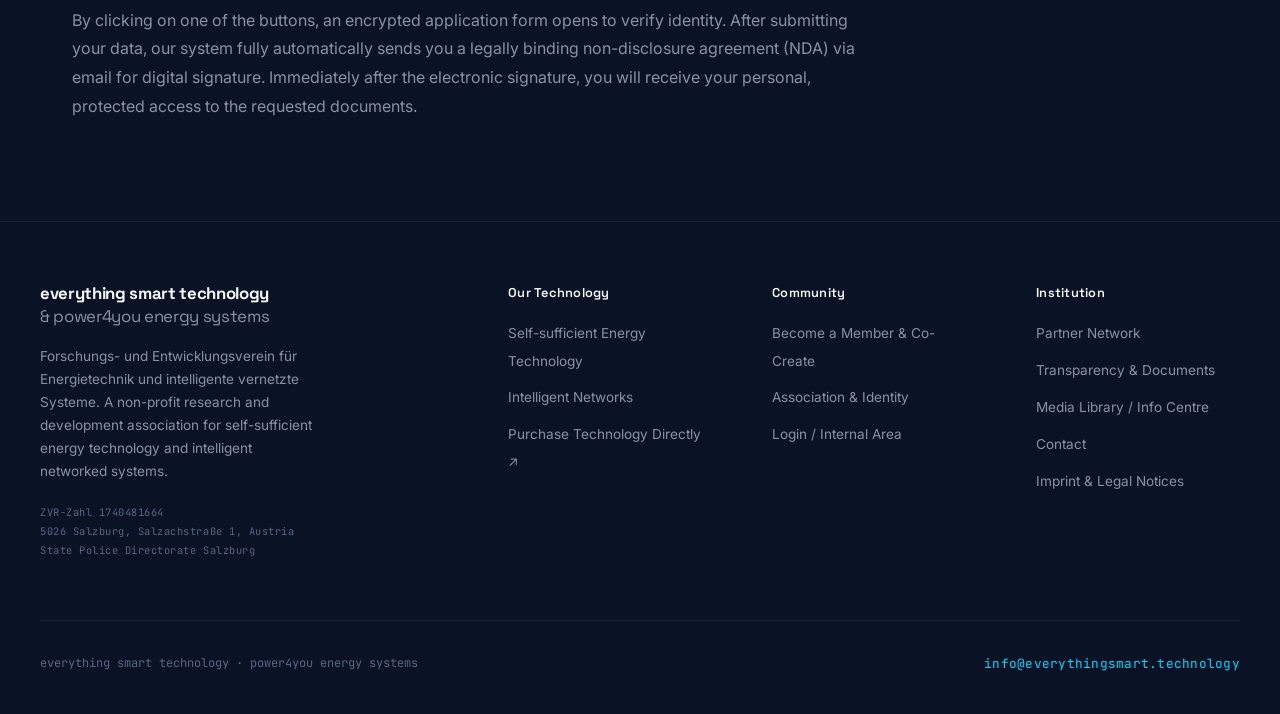
<file: media-library.html>
<!DOCTYPE html>
<html lang="en">
<head>
<meta charset="UTF-8">
<meta name="viewport" content="width=device-width, initial-scale=1.0">
<title>Media Library / Info Centre | everything smart technology</title>
<meta name="robots" content="noindex, nofollow, noarchive, nosnippet">
<link rel="preconnect" href="https://fonts.googleapis.com">
<link rel="preconnect" href="https://fonts.gstatic.com" crossorigin>
<link href="https://fonts.googleapis.com/css2?family=Space+Grotesk:wght@300;400;500;600;700&family=Inter:wght@300;400;500;600&family=JetBrains+Mono:wght@400;500&display=swap" rel="stylesheet">
<link rel="stylesheet" href="shared.css">

</head>
<body>

<nav>
  <a href="index.html" class="nav-logo">
    <span class="nav-logo-dot"></span>
    everything smart technology
  </a>
  <ul class="nav-links">
    <li><a href="index.html">Home</a></li>
    <li><a href="technology.html">Our Technology</a></li>
    <li><a href="association.html">Association &amp; Identity</a></li>
    <li><a href="membership.html">Become a Member</a></li>
    <li><a href="partners.html">Partner Network</a></li>
    <li><a href="documents.html">Transparency &amp; Documents</a></li>
    <li><a href="media-library.html" class="active">Media Library</a></li>
    <li><a href="contact.html">Contact</a></li>
    <li><a href="#" class="nav-login">Login / Internal Area</a></li>
  </ul>
</nav>


<div class="page-header">
  <div class="breadcrumb"><a href="index.html">Home</a> / Media Library / Info Centre</div>
  <div class="page-eyebrow">Chapter 6 &middot; IP Protection &amp; NDA Pipeline</div>
  <h1 class="page-title">The two-pillar architecture of the website</h1>
  <p class="page-subtitle">(Legal security &amp; IP protection) &mdash; The entire homepage is divided into two strictly separated worlds according to the principle of unconditional protection of our intellectual property (IP protection according to &sect;&nbsp;16 of the statutes):</p>
</div>

<!-- AREA 1 -->
<section>
  <span class="page-eyebrow">Area 1</span>
  <h2 class="section-title">The public area (Freely accessible)</h2>
  <p class="body-text">This area is freely visible to every visitor, the Salzburg tax office, auditors and the State Police Directorate. It serves exclusively for the statutory disclosure obligation and proof of the state existence of the association.</p>

  <ul class="spec-list">
    <li><strong>The identity &amp; contact data</strong> (Imprint obligation acc. to &sect;&nbsp;25 MedienG / &sect;&nbsp;5 ECG): Full association name according to the register, ZVR number 1740481664, official delivery address and the named executive committee.</li>
    <li><strong>The official transparency centre:</strong> Free download of statutes, register of associations extract and status notification.</li>
    <li><strong>The public media showcase:</strong> The home page with mission and forms for supporting members, B2B partners or investors. Teaser headings of the media library &ndash; but absolutely without technical details, prices, figures or data.</li>
  </ul>
</section>

<div class="divider"></div>

<!-- AREA 2 -->
<section>
  <span class="page-eyebrow">Area 2</span>
  <h2 class="section-title">The internal area (Strictly confidential &ndash; AUTOMATED NDA STRUCTURE)</h2>
  <p class="body-text">Here lies the entire gold of the association. No person receives access to any of these documents before they have proven their identity and electronically signed a legally binding non-disclosure agreement (NDA acc. to &sect;&nbsp;16 para. 11 of the statutes).</p>

  <h3 class="section-title-sm" style="margin-top: 2rem;">The fully automated system mechanics (The process):</h3>
  <ul class="spec-list">
    <li><strong>The registration:</strong> The visitor fills out the application form of the media library (Name, company name, email).</li>
    <li><strong>The automatic email dispatch:</strong> The system fully automatically generates an email containing the NDA as an electronic signature document (e.g. via DocuSign / Adobe Sign).</li>
    <li><strong>The digital signature:</strong> The visitor signs the NDA digitally.</li>
    <li><strong>The automatic activation:</strong> Only after a successful signature does the system activate the protected link for the media library or send the access data for the login area.</li>
  </ul>

  <h3 class="section-title-sm" style="margin-top: 2rem;">1. The Media Library / The Info Centre (Behind the automated NDA barrier):</h3>
  <ul class="spec-list">
    <li><strong>Pitch Deck 1 (power4you energy systems):</strong> All data on the 98&nbsp;% efficiency, the Home &amp; Business Edition on pallet scale, the &euro;2,500 unit economics, prices and franchise model.</li>
    <li><strong>Pitch Deck 2 (Smart Solutions &amp; Layer-0):</strong> All data on the physical Yellow Box, the autonomous mesh network without internet/mobile communications and edge computing.</li>
    <li><strong>Project Guide &amp; Reports:</strong> Detailed use cases and validation reports of the Smart Maritime Security in live operation at TRL 9 (e.g. Stolt Tankers).</li>
    <li><strong>The investment plan:</strong> Strategic allocation of capital (&gt; &euro;3 million) for series production (CAPEX), sourcing and the leveraging through public funding.</li>
  </ul>

  <h3 class="section-title-sm" style="margin-top: 2rem;">2. The internal Governance &amp; Compliance Files (Strictly secret in the protected login area):</h3>
  <ul class="spec-list">
    <li>The complete, original rules of procedure (GO) of the association with internal financial responsibilities.</li>
    <li>All official, uncensored application documents for EU and NATO funding programmes.</li>
    <li>The detailed member analysis and target group strategies.</li>
    <li>The statutory Conflict-of-Interest Register and the WiEReG compliance package.</li>
  </ul>
</section>

<div class="divider"></div>

<!-- MEDIA LIBRARY HEADLINE BLOCK -->
<div class="section-full bg-alt">
  <div class="section-inner">
    <span class="page-eyebrow">The exact text module for the website (Media Library)</span>
    <h2 class="section-title">Media Library / Info Centre: Specialist presentations and project documents</h2>

    <p class="body-text" style="max-width: 800px;">As a state-recognised research and development association, we develop disruptive, unpatented technologies of global importance. For the relentless protection of our intellectual property (IP protection according to &sect;&nbsp;16 of the association's statutes) as well as in the interest of our partners and investors, an absolute duty of confidentiality applies to all specialist presentations, pitch decks and economic data.</p>

    <div class="amber-block" style="max-width: 800px;">
      <p>ALL contacts and interested parties who wish to receive confidential information, technical specifications or financial project data must obligatorily sign a legally binding non-disclosure agreement (NDA) beforehand. No documents will be released without a signed NDA.</p>
    </div>

    <h3 class="section-title-sm" style="margin-top: 2rem;">Available specialist documents (Access exclusively after fully automated NDA signature):</h3>

    <div class="grid-2" style="margin-top: 1.5rem;">
      <div class="card">
        <p class="body-text" style="margin-bottom: 1.25rem;"><strong>Documentation 1:</strong> The blueprint for global energy freedom (power4you hardware &amp; licensing system)</p>
        <a href="#" class="btn-nda"><svg width="12" height="12" viewBox="0 0 24 24" fill="none" stroke="currentColor" stroke-width="2" stroke-linecap="round" stroke-linejoin="round"><rect x="3" y="11" width="18" height="11" rx="2" ry="2"/><path d="M7 11V7a5 5 0 0 1 10 0v4"/></svg> Request access under NDA</a>
      </div>
      <div class="card">
        <p class="body-text" style="margin-bottom: 1.25rem;"><strong>Documentation 2:</strong> The digital nervous system (Layer-0 architecture &amp; the physical Yellow Box)</p>
        <a href="#" class="btn-nda"><svg width="12" height="12" viewBox="0 0 24 24" fill="none" stroke="currentColor" stroke-width="2" stroke-linecap="round" stroke-linejoin="round"><rect x="3" y="11" width="18" height="11" rx="2" ry="2"/><path d="M7 11V7a5 5 0 0 1 10 0v4"/></svg> Request access under NDA</a>
      </div>
      <div class="card">
        <p class="body-text" style="margin-bottom: 1.25rem;"><strong>Documentation 3:</strong> Smart Maritime Security &ndash; The validation at TRL 9 (Experience reports)</p>
        <a href="#" class="btn-nda"><svg width="12" height="12" viewBox="0 0 24 24" fill="none" stroke="currentColor" stroke-width="2" stroke-linecap="round" stroke-linejoin="round"><rect x="3" y="11" width="18" height="11" rx="2" ry="2"/><path d="M7 11V7a5 5 0 0 1 10 0v4"/></svg> Request access under NDA</a>
      </div>
      <div class="card">
        <p class="body-text" style="margin-bottom: 1.25rem;"><strong>Documentation 4:</strong> The investment and financing plan (&gt; &euro;3 million &amp; Public Funding)</p>
        <a href="#" class="btn-nda"><svg width="12" height="12" viewBox="0 0 24 24" fill="none" stroke="currentColor" stroke-width="2" stroke-linecap="round" stroke-linejoin="round"><rect x="3" y="11" width="18" height="11" rx="2" ry="2"/><path d="M7 11V7a5 5 0 0 1 10 0v4"/></svg> Request access under NDA</a>
      </div>
    </div>

    <h3 class="section-title-sm" style="margin-top: 2.5rem;">The automated system mechanics:</h3>
    <p class="body-text" style="max-width: 800px;">By clicking on one of the buttons, an encrypted application form opens to verify identity. After submitting your data, our system fully automatically sends you a legally binding non-disclosure agreement (NDA) via email for digital signature. Immediately after the electronic signature, you will receive your personal, protected access to the requested documents.</p>
  </div>
</div>


<footer>
  <div class="footer-grid">
    <div>
      <div class="footer-brand-name">everything smart technology<br><span style="color: var(--slate); font-weight: 400;">&amp; power4you energy systems</span></div>
      <p class="footer-brand-desc">Forschungs- und Entwicklungsverein für Energietechnik und intelligente vernetzte Systeme. A non-profit research and development association for self-sufficient energy technology and intelligent networked systems.</p>
      <div class="footer-legal">
        ZVR-Zahl 1740481664<br>
        5026 Salzburg, Salzachstraße 1, Austria<br>
        State Police Directorate Salzburg
      </div>
    </div>

    <div>
      <div class="footer-col-title">Our Technology</div>
      <ul class="footer-links">
        <li><a href="technology.html">Self-sufficient Energy Technology</a></li>
        <li><a href="technology.html#networks">Intelligent Networks</a></li>
        <li><a href="https://power4you.net" target="_blank" rel="noopener">Purchase Technology Directly ↗</a></li>
      </ul>
    </div>

    <div>
      <div class="footer-col-title">Community</div>
      <ul class="footer-links">
        <li><a href="membership.html">Become a Member &amp; Co-Create</a></li>
        <li><a href="association.html">Association &amp; Identity</a></li>
        <li><a href="#" class="nav-login-footer">Login / Internal Area</a></li>
      </ul>
    </div>

    <div>
      <div class="footer-col-title">Institution</div>
      <ul class="footer-links">
        <li><a href="partners.html">Partner Network</a></li>
        <li><a href="documents.html">Transparency &amp; Documents</a></li>
        <li><a href="media-library.html">Media Library / Info Centre</a></li>
        <li><a href="contact.html">Contact</a></li>
        <li><a href="legal.html">Imprint &amp; Legal Notices</a></li>
      </ul>
    </div>
  </div>

  <div class="footer-bottom">
    <div class="footer-copy">everything smart technology · power4you energy systems</div>
    <a href="mailto:info@everythingsmart.technology" class="footer-email">info@everythingsmart.technology</a>
  </div>
</footer>



<script>
document.querySelectorAll('a[href^="#"]').forEach(a => {
  a.addEventListener('click', e => {
    const targetId = a.getAttribute('href');
    if (targetId.length > 1) {
      const target = document.querySelector(targetId);
      if (target) {
        e.preventDefault();
        target.scrollIntoView({ behavior: 'smooth', block: 'start' });
      }
    }
  });
});
</script>

</body>
</html>
</file>
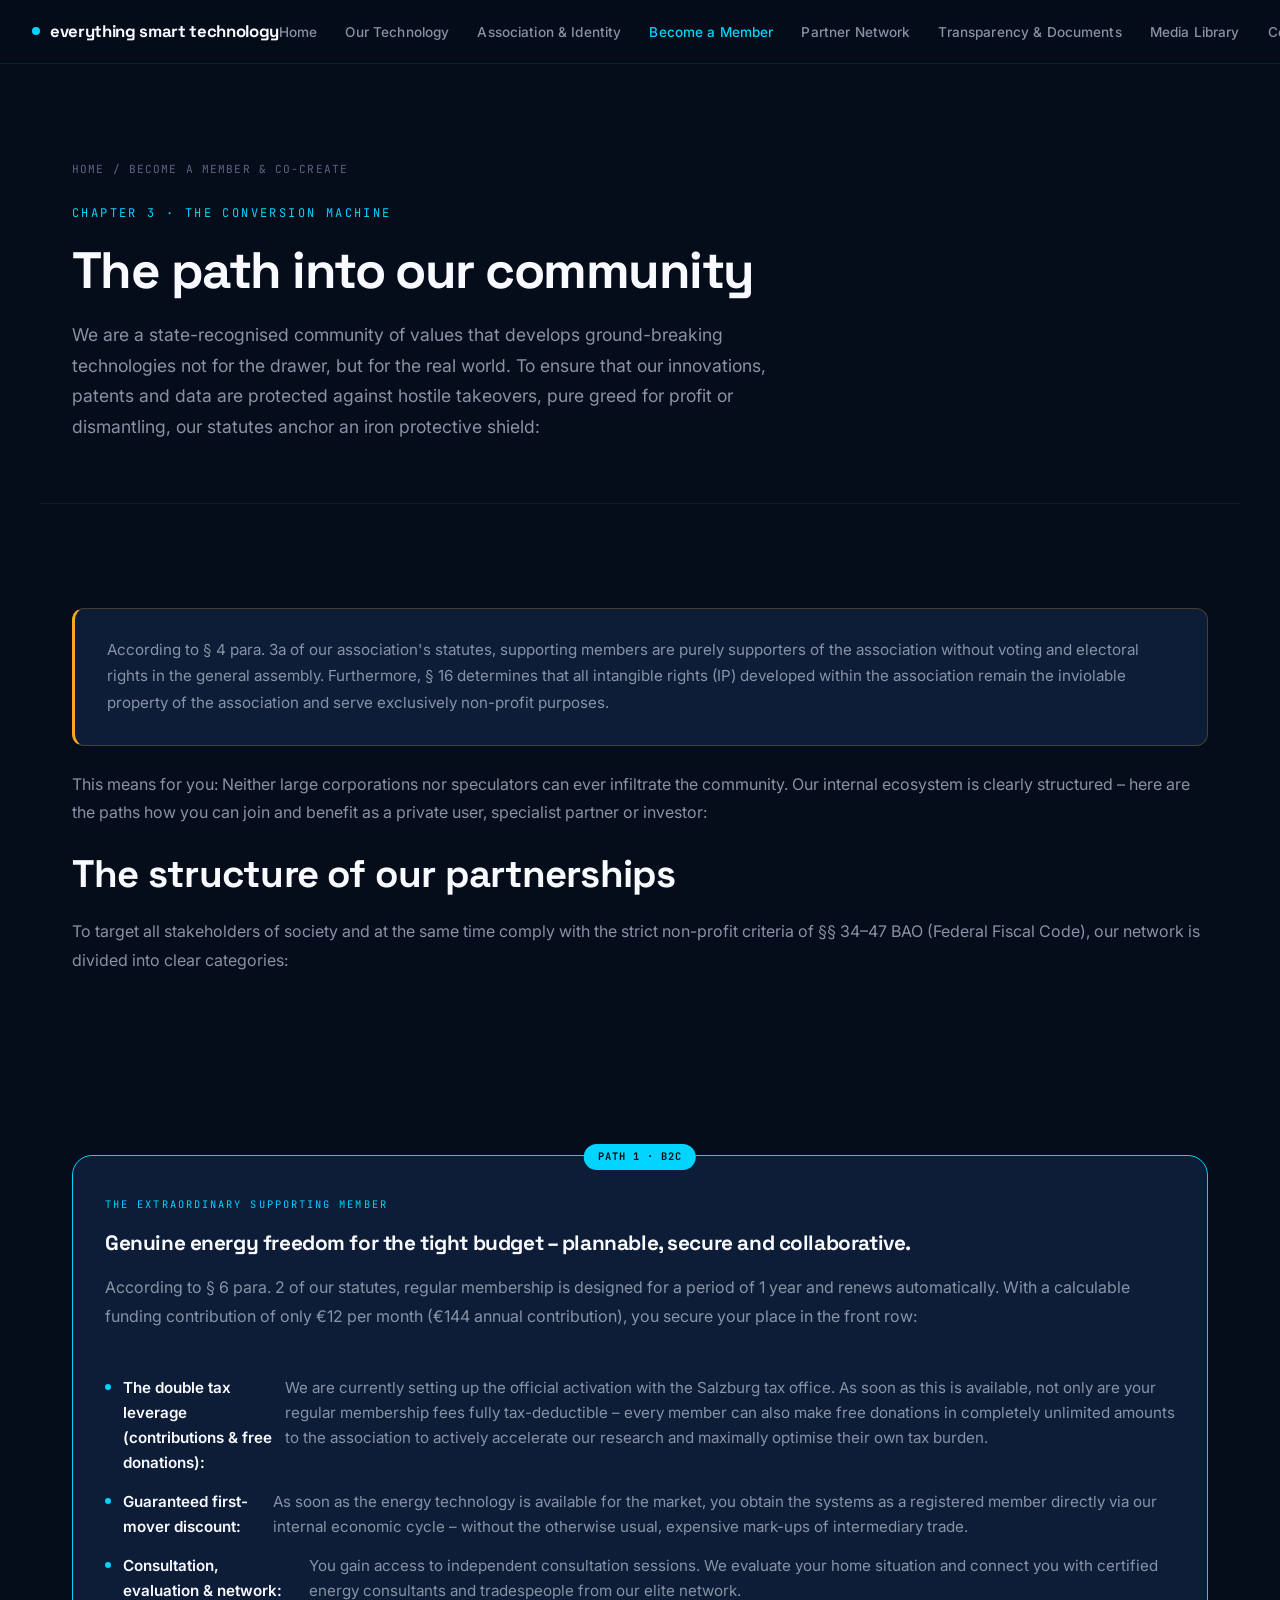
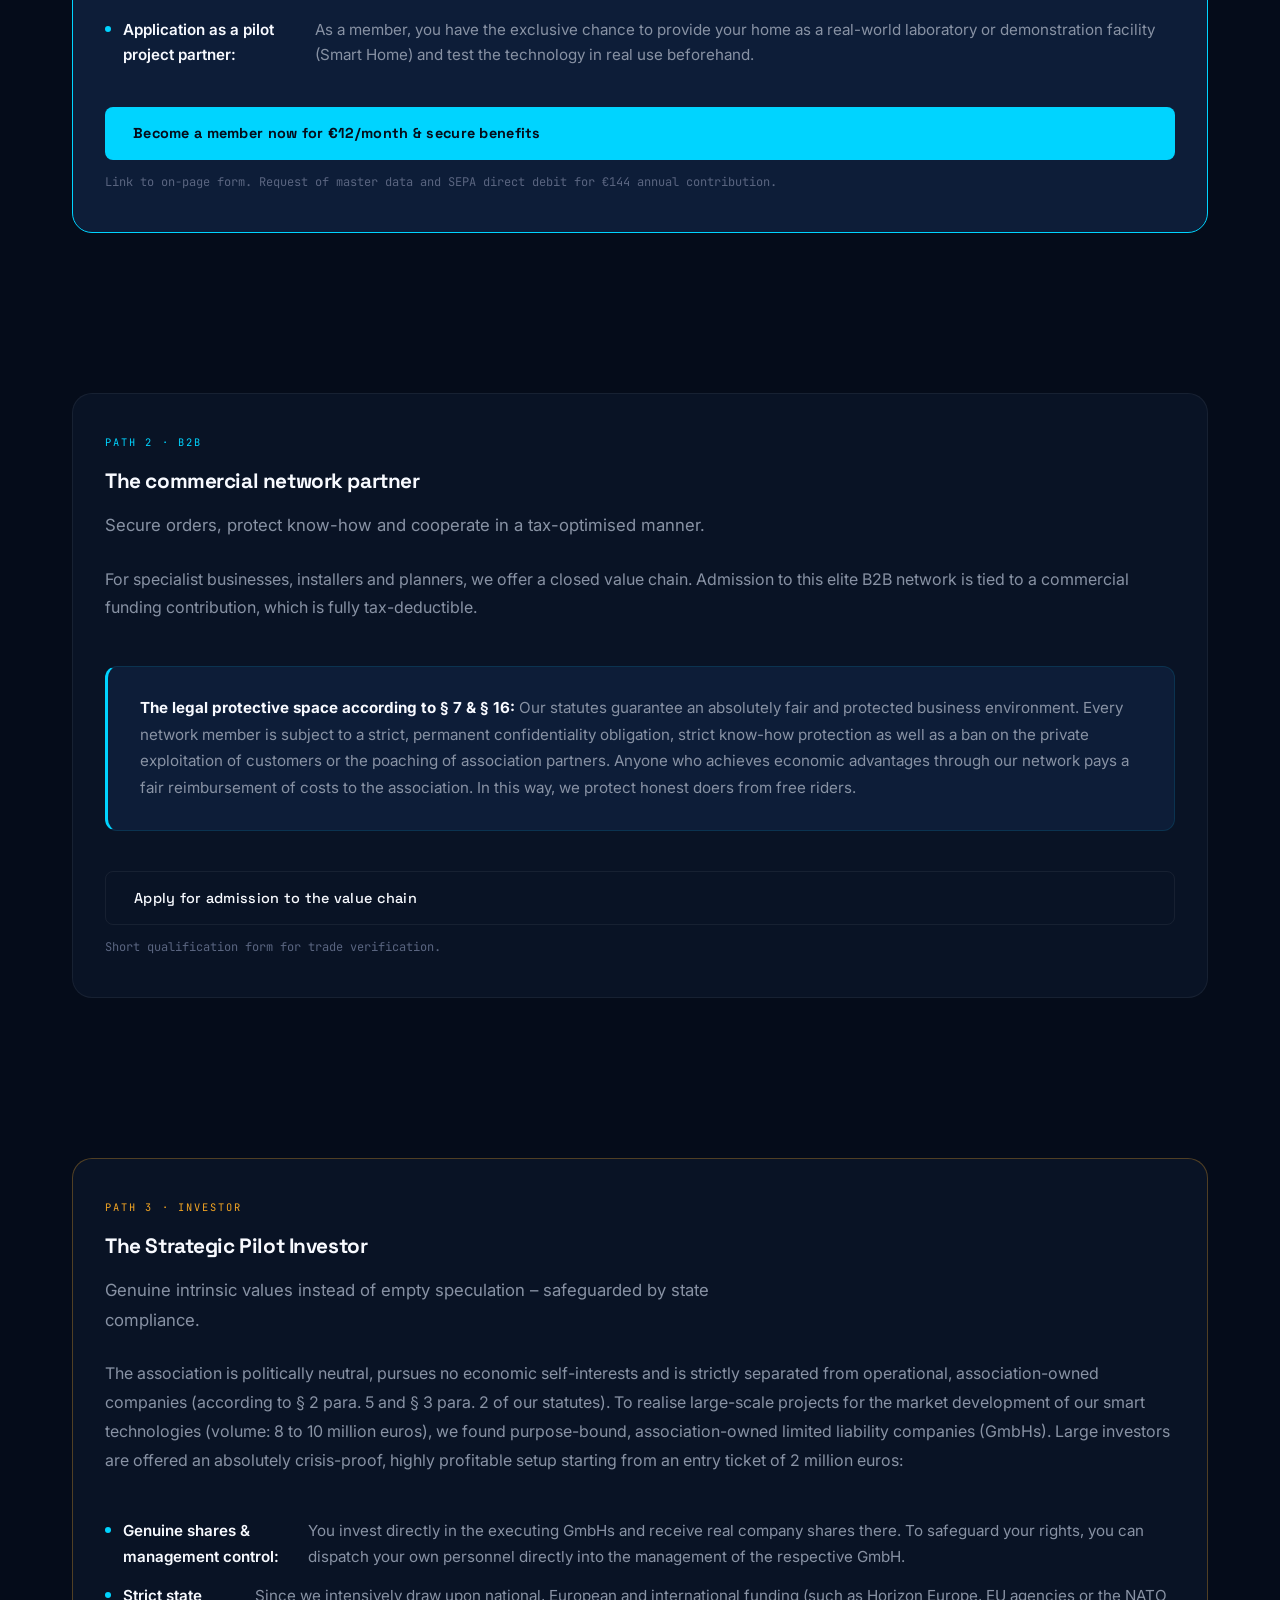
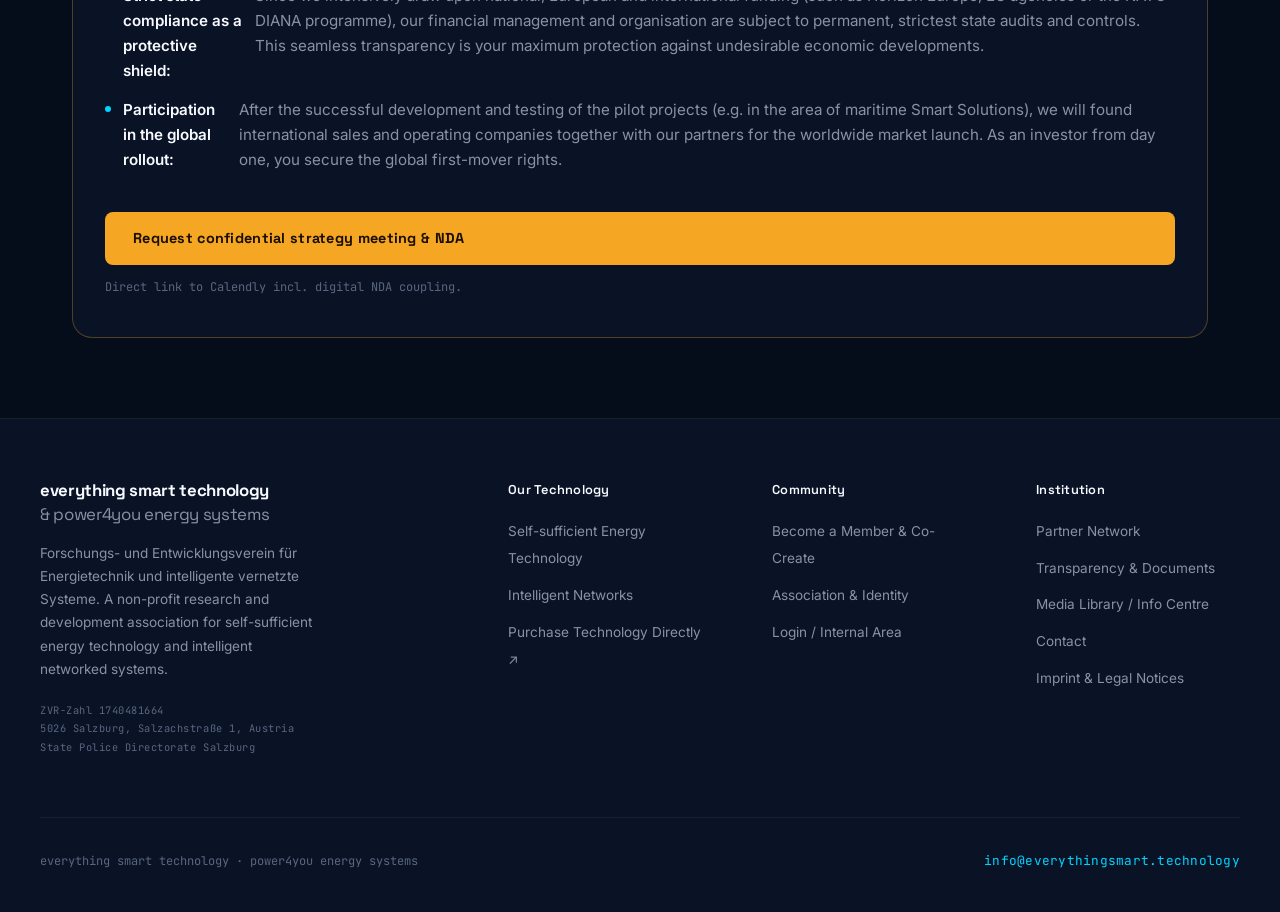
<file: membership.html>
<!DOCTYPE html>
<html lang="en">
<head>
<meta charset="UTF-8">
<meta name="viewport" content="width=device-width, initial-scale=1.0">
<title>Become a Member &amp; Co-Create | everything smart technology</title>
<meta name="robots" content="noindex, nofollow, noarchive, nosnippet">
<link rel="preconnect" href="https://fonts.googleapis.com">
<link rel="preconnect" href="https://fonts.gstatic.com" crossorigin>
<link href="https://fonts.googleapis.com/css2?family=Space+Grotesk:wght@300;400;500;600;700&family=Inter:wght@300;400;500;600&family=JetBrains+Mono:wght@400;500&display=swap" rel="stylesheet">
<link rel="stylesheet" href="shared.css">

</head>
<body>

<nav>
  <a href="index.html" class="nav-logo">
    <span class="nav-logo-dot"></span>
    everything smart technology
  </a>
  <ul class="nav-links">
    <li><a href="index.html">Home</a></li>
    <li><a href="technology.html">Our Technology</a></li>
    <li><a href="association.html">Association &amp; Identity</a></li>
    <li><a href="membership.html" class="active">Become a Member</a></li>
    <li><a href="partners.html">Partner Network</a></li>
    <li><a href="documents.html">Transparency &amp; Documents</a></li>
    <li><a href="media-library.html">Media Library</a></li>
    <li><a href="contact.html">Contact</a></li>
    <li><a href="#" class="nav-login">Login / Internal Area</a></li>
  </ul>
</nav>


<div class="page-header">
  <div class="breadcrumb"><a href="index.html">Home</a> / Become a Member &amp; Co-Create</div>
  <div class="page-eyebrow">Chapter 3 &middot; The Conversion Machine</div>
  <h1 class="page-title">The path into our community</h1>
  <p class="page-subtitle">We are a state-recognised community of values that develops ground-breaking technologies not for the drawer, but for the real world. To ensure that our innovations, patents and data are protected against hostile takeovers, pure greed for profit or dismantling, our statutes anchor an iron protective shield:</p>
</div>

<section>
  <div class="amber-block">
    <p>According to &sect;&nbsp;4 para. 3a of our association's statutes, supporting members are purely supporters of the association without voting and electoral rights in the general assembly. Furthermore, &sect;&nbsp;16 determines that all intangible rights (IP) developed within the association remain the inviolable property of the association and serve exclusively non-profit purposes.</p>
  </div>

  <p class="body-text">This means for you: Neither large corporations nor speculators can ever infiltrate the community. Our internal ecosystem is clearly structured &ndash; here are the paths how you can join and benefit as a private user, specialist partner or investor:</p>

  <h2 class="section-title" style="margin-top: 1.5rem;">The structure of our partnerships</h2>
  <p class="body-text">To target all stakeholders of society and at the same time comply with the strict non-profit criteria of &sect;&sect;&nbsp;34&ndash;47 BAO (Federal Fiscal Code), our network is divided into clear categories:</p>
</section>

<!-- PATH 1: B2C -->
<section id="b2c">
  <div class="membership-card featured" style="max-width: 100%;">
    <div class="membership-featured-badge">Path 1 &middot; B2C</div>
    <div class="membership-tier">The extraordinary supporting member</div>
    <div class="membership-title">Genuine energy freedom for the tight budget &ndash; plannable, secure and collaborative.</div>

    <p class="body-text">According to &sect;&nbsp;6 para. 2 of our statutes, regular membership is designed for a period of 1 year and renews automatically. With a calculable funding contribution of only &euro;12 per month (&euro;144 annual contribution), you secure your place in the front row:</p>

    <ul class="spec-list">
      <li><strong>The double tax leverage (contributions &amp; free donations):</strong> We are currently setting up the official activation with the Salzburg tax office. As soon as this is available, not only are your regular membership fees fully tax-deductible &ndash; every member can also make free donations in completely unlimited amounts to the association to actively accelerate our research and maximally optimise their own tax burden.</li>
      <li><strong>Guaranteed first-mover discount:</strong> As soon as the energy technology is available for the market, you obtain the systems as a registered member directly via our internal economic cycle &ndash; without the otherwise usual, expensive mark-ups of intermediary trade.</li>
      <li><strong>Consultation, evaluation &amp; network:</strong> You gain access to independent consultation sessions. We evaluate your home situation and connect you with certified energy consultants and tradespeople from our elite network.</li>
      <li><strong>Application as a pilot project partner:</strong> As a member, you have the exclusive chance to provide your home as a real-world laboratory or demonstration facility (Smart Home) and test the technology in real use beforehand.</li>
    </ul>

    <a href="contact.html" class="btn-primary" style="margin-top: 1rem;">Become a member now for &euro;12/month &amp; secure benefits</a>
    <p style="font-size: 0.75rem; color: var(--slate-2); margin-top: 0.75rem; font-family: var(--font-mono);">Link to on-page form. Request of master data and SEPA direct debit for &euro;144 annual contribution.</p>
  </div>
</section>

<!-- PATH 2: B2B -->
<section id="b2b">
  <div class="membership-card" style="max-width: 100%;">
    <div class="membership-tier">Path 2 &middot; B2B</div>
    <div class="membership-title">The commercial network partner</div>
    <p class="section-desc" style="margin-bottom: 1.5rem;">Secure orders, protect know-how and cooperate in a tax-optimised manner.</p>

    <p class="body-text">For specialist businesses, installers and planners, we offer a closed value chain. Admission to this elite B2B network is tied to a commercial funding contribution, which is fully tax-deductible.</p>

    <div class="info-block">
      <p><strong>The legal protective space according to &sect;&nbsp;7 &amp; &sect;&nbsp;16:</strong> Our statutes guarantee an absolutely fair and protected business environment. Every network member is subject to a strict, permanent confidentiality obligation, strict know-how protection as well as a ban on the private exploitation of customers or the poaching of association partners. Anyone who achieves economic advantages through our network pays a fair reimbursement of costs to the association. In this way, we protect honest doers from free riders.</p>
    </div>

    <a href="contact.html" class="btn-secondary" style="margin-top: 1rem;">Apply for admission to the value chain</a>
    <p style="font-size: 0.75rem; color: var(--slate-2); margin-top: 0.75rem; font-family: var(--font-mono);">Short qualification form for trade verification.</p>
  </div>
</section>

<!-- PATH 3: INVESTOR -->
<section id="investor">
  <div class="membership-card" style="max-width: 100%; border-color: rgba(245,166,35,0.3);">
    <div class="membership-tier" style="color: var(--amber);">Path 3 &middot; Investor</div>
    <div class="membership-title">The Strategic Pilot Investor</div>
    <p class="section-desc" style="margin-bottom: 1.5rem;">Genuine intrinsic values instead of empty speculation &ndash; safeguarded by state compliance.</p>

    <p class="body-text">The association is politically neutral, pursues no economic self-interests and is strictly separated from operational, association-owned companies (according to &sect;&nbsp;2 para. 5 and &sect;&nbsp;3 para. 2 of our statutes). To realise large-scale projects for the market development of our smart technologies (volume: 8 to 10 million euros), we found purpose-bound, association-owned limited liability companies (GmbHs). Large investors are offered an absolutely crisis-proof, highly profitable setup starting from an entry ticket of 2 million euros:</p>

    <ul class="spec-list">
      <li><strong>Genuine shares &amp; management control:</strong> You invest directly in the executing GmbHs and receive real company shares there. To safeguard your rights, you can dispatch your own personnel directly into the management of the respective GmbH.</li>
      <li><strong>Strict state compliance as a protective shield:</strong> Since we intensively draw upon national, European and international funding (such as Horizon Europe, EU agencies or the NATO DIANA programme), our financial management and organisation are subject to permanent, strictest state audits and controls. This seamless transparency is your maximum protection against undesirable economic developments.</li>
      <li><strong>Participation in the global rollout:</strong> After the successful development and testing of the pilot projects (e.g. in the area of maritime Smart Solutions), we will found international sales and operating companies together with our partners for the worldwide market launch. As an investor from day one, you secure the global first-mover rights.</li>
    </ul>

    <a href="contact.html" class="btn-amber" style="margin-top: 1rem;">Request confidential strategy meeting &amp; NDA</a>
    <p style="font-size: 0.75rem; color: var(--slate-2); margin-top: 0.75rem; font-family: var(--font-mono);">Direct link to Calendly incl. digital NDA coupling.</p>
  </div>
</section>


<footer>
  <div class="footer-grid">
    <div>
      <div class="footer-brand-name">everything smart technology<br><span style="color: var(--slate); font-weight: 400;">&amp; power4you energy systems</span></div>
      <p class="footer-brand-desc">Forschungs- und Entwicklungsverein für Energietechnik und intelligente vernetzte Systeme. A non-profit research and development association for self-sufficient energy technology and intelligent networked systems.</p>
      <div class="footer-legal">
        ZVR-Zahl 1740481664<br>
        5026 Salzburg, Salzachstraße 1, Austria<br>
        State Police Directorate Salzburg
      </div>
    </div>

    <div>
      <div class="footer-col-title">Our Technology</div>
      <ul class="footer-links">
        <li><a href="technology.html">Self-sufficient Energy Technology</a></li>
        <li><a href="technology.html#networks">Intelligent Networks</a></li>
        <li><a href="https://power4you.net" target="_blank" rel="noopener">Purchase Technology Directly ↗</a></li>
      </ul>
    </div>

    <div>
      <div class="footer-col-title">Community</div>
      <ul class="footer-links">
        <li><a href="membership.html">Become a Member &amp; Co-Create</a></li>
        <li><a href="association.html">Association &amp; Identity</a></li>
        <li><a href="#" class="nav-login-footer">Login / Internal Area</a></li>
      </ul>
    </div>

    <div>
      <div class="footer-col-title">Institution</div>
      <ul class="footer-links">
        <li><a href="partners.html">Partner Network</a></li>
        <li><a href="documents.html">Transparency &amp; Documents</a></li>
        <li><a href="media-library.html">Media Library / Info Centre</a></li>
        <li><a href="contact.html">Contact</a></li>
        <li><a href="legal.html">Imprint &amp; Legal Notices</a></li>
      </ul>
    </div>
  </div>

  <div class="footer-bottom">
    <div class="footer-copy">everything smart technology · power4you energy systems</div>
    <a href="mailto:info@everythingsmart.technology" class="footer-email">info@everythingsmart.technology</a>
  </div>
</footer>



<script>
document.querySelectorAll('a[href^="#"]').forEach(a => {
  a.addEventListener('click', e => {
    const targetId = a.getAttribute('href');
    if (targetId.length > 1) {
      const target = document.querySelector(targetId);
      if (target) {
        e.preventDefault();
        target.scrollIntoView({ behavior: 'smooth', block: 'start' });
      }
    }
  });
});
</script>

</body>
</html>
</file>
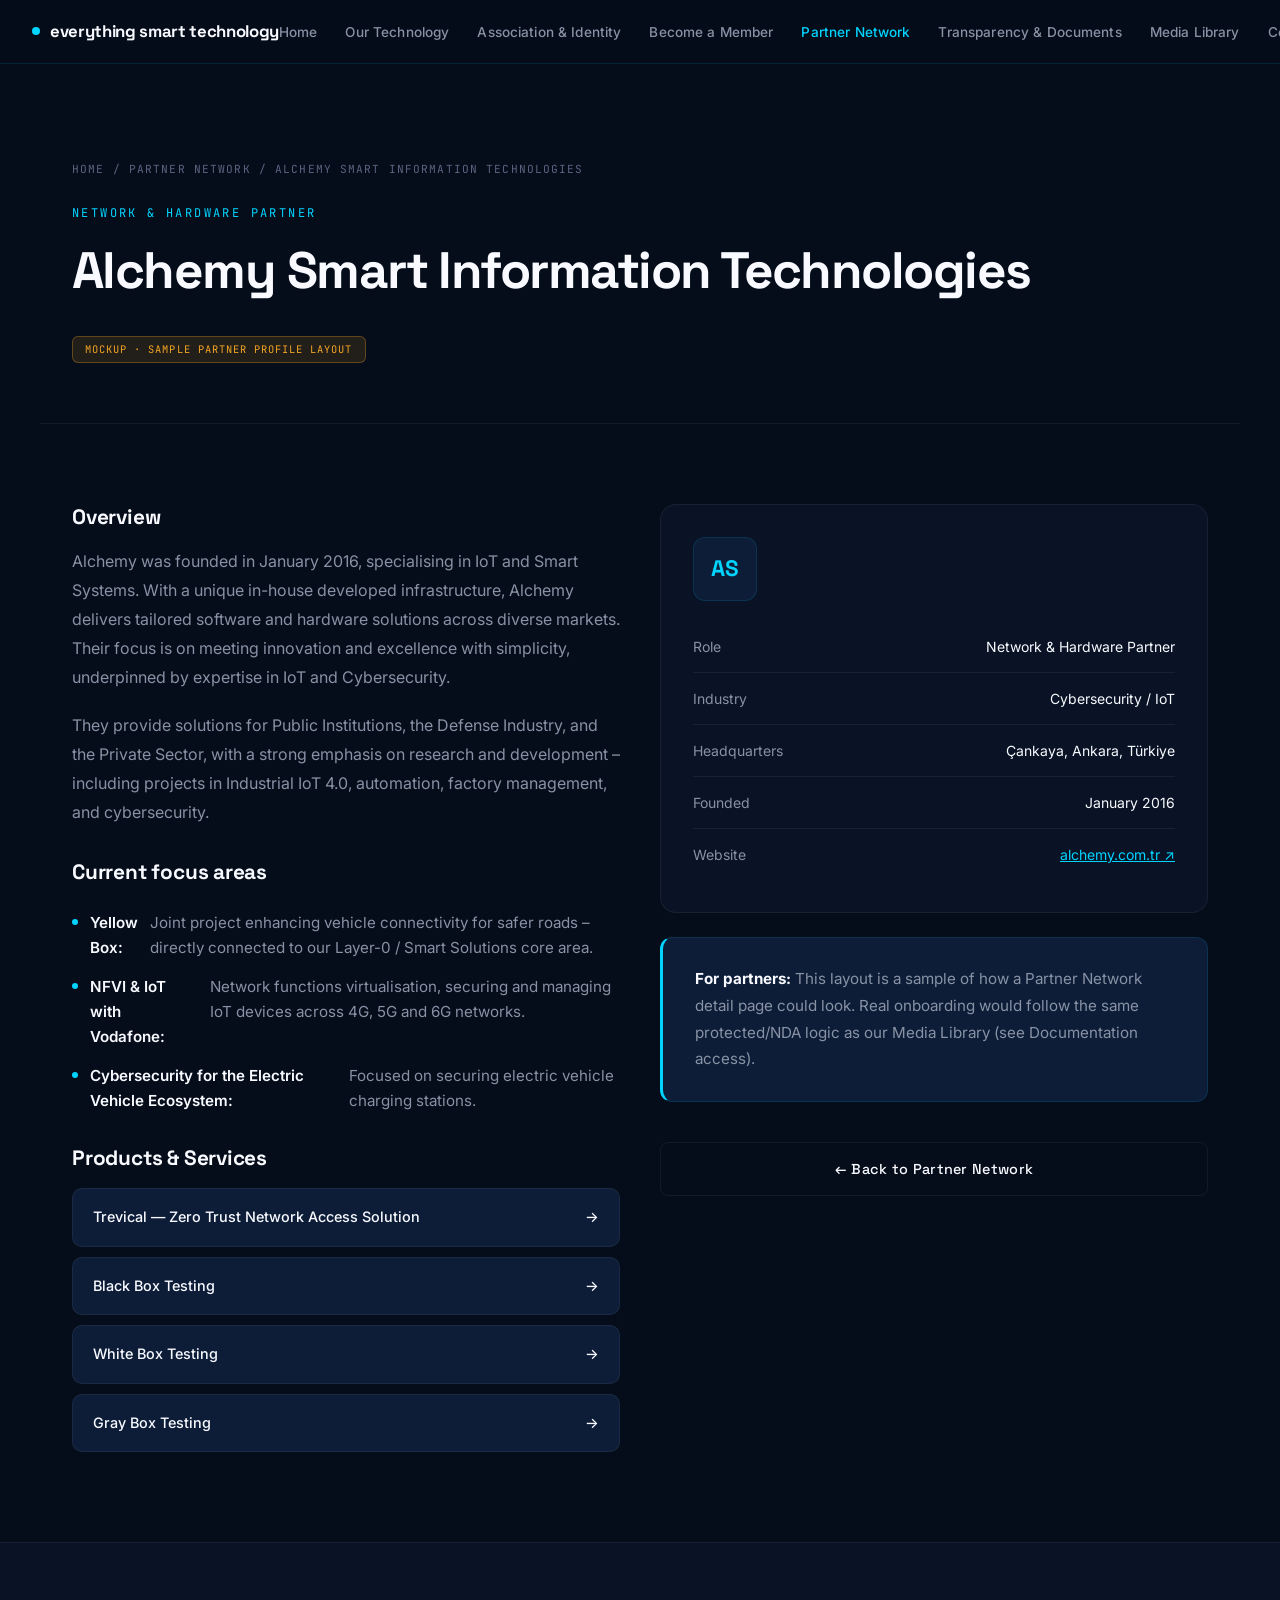
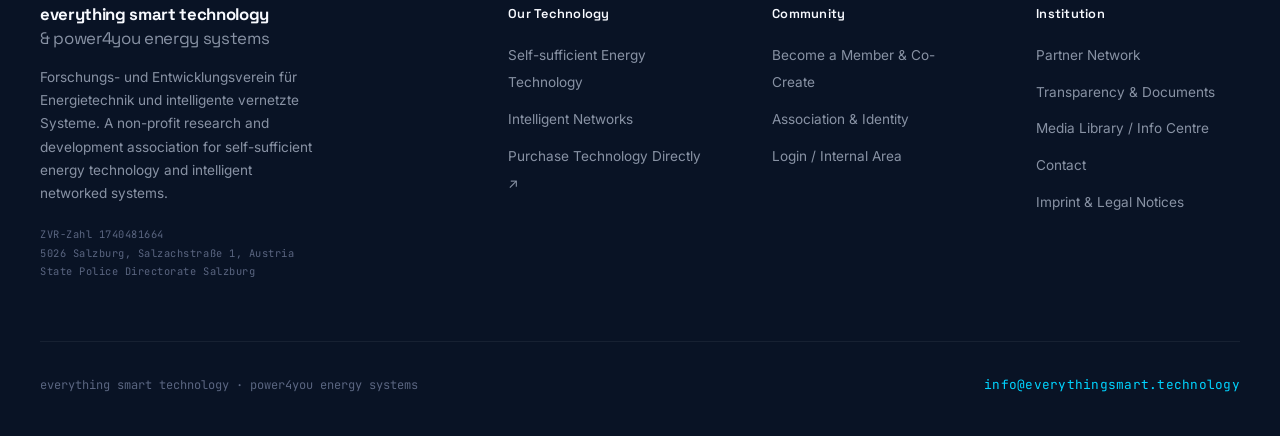
<file: partner-detail.html>
<!DOCTYPE html>
<html lang="en">
<head>
<meta charset="UTF-8">
<meta name="viewport" content="width=device-width, initial-scale=1.0">
<title>Alchemy Smart Information Technologies | Partner Network | everything smart technology</title>
<meta name="robots" content="noindex, nofollow, noarchive, nosnippet">
<link rel="preconnect" href="https://fonts.googleapis.com">
<link rel="preconnect" href="https://fonts.gstatic.com" crossorigin>
<link href="https://fonts.googleapis.com/css2?family=Space+Grotesk:wght@300;400;500;600;700&family=Inter:wght@300;400;500;600&family=JetBrains+Mono:wght@400;500&display=swap" rel="stylesheet">
<link rel="stylesheet" href="shared.css">

</head>
<body>

<nav>
  <a href="index.html" class="nav-logo">
    <span class="nav-logo-dot"></span>
    everything smart technology
  </a>
  <ul class="nav-links">
    <li><a href="index.html">Home</a></li>
    <li><a href="technology.html">Our Technology</a></li>
    <li><a href="association.html">Association &amp; Identity</a></li>
    <li><a href="membership.html">Become a Member</a></li>
    <li><a href="partners.html" class="active">Partner Network</a></li>
    <li><a href="documents.html">Transparency &amp; Documents</a></li>
    <li><a href="media-library.html">Media Library</a></li>
    <li><a href="contact.html">Contact</a></li>
    <li><a href="#" class="nav-login">Login / Internal Area</a></li>
  </ul>
</nav>


<div class="page-header">
  <div class="breadcrumb"><a href="index.html">Home</a> / <a href="partners.html">Partner Network</a> / Alchemy Smart Information Technologies</div>
  <div class="page-eyebrow">Network &amp; Hardware Partner</div>
  <h1 class="page-title">Alchemy Smart Information Technologies</h1>
  <span class="placeholder-badge" style="margin-top: 1rem; display: inline-block;">Mockup &middot; Sample partner profile layout</span>
</div>

<section>
  <div class="grid-2">
    <div>
      <h2 class="section-title-sm">Overview</h2>
      <p class="body-text">Alchemy was founded in January 2016, specialising in IoT and Smart Systems. With a unique in-house developed infrastructure, Alchemy delivers tailored software and hardware solutions across diverse markets. Their focus is on meeting innovation and excellence with simplicity, underpinned by expertise in IoT and Cybersecurity.</p>
      <p class="body-text">They provide solutions for Public Institutions, the Defense Industry, and the Private Sector, with a strong emphasis on research and development &ndash; including projects in Industrial IoT 4.0, automation, factory management, and cybersecurity.</p>

      <h3 class="section-title-sm" style="margin-top: 2rem;">Current focus areas</h3>
      <ul class="spec-list">
        <li><strong>Yellow Box:</strong> Joint project enhancing vehicle connectivity for safer roads &ndash; directly connected to our Layer-0 / Smart Solutions core area.</li>
        <li><strong>NFVI &amp; IoT with Vodafone:</strong> Network functions virtualisation, securing and managing IoT devices across 4G, 5G and 6G networks.</li>
        <li><strong>Cybersecurity for the Electric Vehicle Ecosystem:</strong> Focused on securing electric vehicle charging stations.</li>
      </ul>

      <h3 class="section-title-sm" style="margin-top: 2rem;">Products &amp; Services</h3>
      <a href="#" class="product-link-item">Trevical &mdash; Zero Trust Network Access Solution <span>→</span></a>
      <a href="#" class="product-link-item">Black Box Testing <span>→</span></a>
      <a href="#" class="product-link-item">White Box Testing <span>→</span></a>
      <a href="#" class="product-link-item">Gray Box Testing <span>→</span></a>
    </div>

    <div>
      <div class="card">
        <div class="partner-logo-placeholder" style="width: 64px; height: 64px; font-size: 1.4rem;">AS</div>
        <div class="detail-meta-row"><span class="detail-meta-key">Role</span><span class="detail-meta-val">Network &amp; Hardware Partner</span></div>
        <div class="detail-meta-row"><span class="detail-meta-key">Industry</span><span class="detail-meta-val">Cybersecurity / IoT</span></div>
        <div class="detail-meta-row"><span class="detail-meta-key">Headquarters</span><span class="detail-meta-val">&Ccedil;ankaya, Ankara, T&uuml;rkiye</span></div>
        <div class="detail-meta-row"><span class="detail-meta-key">Founded</span><span class="detail-meta-val">January 2016</span></div>
        <div class="detail-meta-row"><span class="detail-meta-key">Website</span><span class="detail-meta-val"><a href="https://alchemy.com.tr/" target="_blank" rel="noopener" style="color: var(--cyan);">alchemy.com.tr ↗</a></span></div>
      </div>

      <div class="info-block" style="margin-top: 1.5rem;">
        <p><strong>For partners:</strong> This layout is a sample of how a Partner Network detail page could look. Real onboarding would follow the same protected/NDA logic as our Media Library (see Documentation access).</p>
      </div>

      <a href="partners.html" class="btn-secondary" style="margin-top: 1rem; width: 100%; justify-content: center;">← Back to Partner Network</a>
    </div>
  </div>
</section>


<footer>
  <div class="footer-grid">
    <div>
      <div class="footer-brand-name">everything smart technology<br><span style="color: var(--slate); font-weight: 400;">&amp; power4you energy systems</span></div>
      <p class="footer-brand-desc">Forschungs- und Entwicklungsverein für Energietechnik und intelligente vernetzte Systeme. A non-profit research and development association for self-sufficient energy technology and intelligent networked systems.</p>
      <div class="footer-legal">
        ZVR-Zahl 1740481664<br>
        5026 Salzburg, Salzachstraße 1, Austria<br>
        State Police Directorate Salzburg
      </div>
    </div>

    <div>
      <div class="footer-col-title">Our Technology</div>
      <ul class="footer-links">
        <li><a href="technology.html">Self-sufficient Energy Technology</a></li>
        <li><a href="technology.html#networks">Intelligent Networks</a></li>
        <li><a href="https://power4you.net" target="_blank" rel="noopener">Purchase Technology Directly ↗</a></li>
      </ul>
    </div>

    <div>
      <div class="footer-col-title">Community</div>
      <ul class="footer-links">
        <li><a href="membership.html">Become a Member &amp; Co-Create</a></li>
        <li><a href="association.html">Association &amp; Identity</a></li>
        <li><a href="#" class="nav-login-footer">Login / Internal Area</a></li>
      </ul>
    </div>

    <div>
      <div class="footer-col-title">Institution</div>
      <ul class="footer-links">
        <li><a href="partners.html">Partner Network</a></li>
        <li><a href="documents.html">Transparency &amp; Documents</a></li>
        <li><a href="media-library.html">Media Library / Info Centre</a></li>
        <li><a href="contact.html">Contact</a></li>
        <li><a href="legal.html">Imprint &amp; Legal Notices</a></li>
      </ul>
    </div>
  </div>

  <div class="footer-bottom">
    <div class="footer-copy">everything smart technology · power4you energy systems</div>
    <a href="mailto:info@everythingsmart.technology" class="footer-email">info@everythingsmart.technology</a>
  </div>
</footer>



<script>
document.querySelectorAll('a[href^="#"]').forEach(a => {
  a.addEventListener('click', e => {
    const targetId = a.getAttribute('href');
    if (targetId.length > 1) {
      const target = document.querySelector(targetId);
      if (target) {
        e.preventDefault();
        target.scrollIntoView({ behavior: 'smooth', block: 'start' });
      }
    }
  });
});
</script>

</body>
</html>
</file>
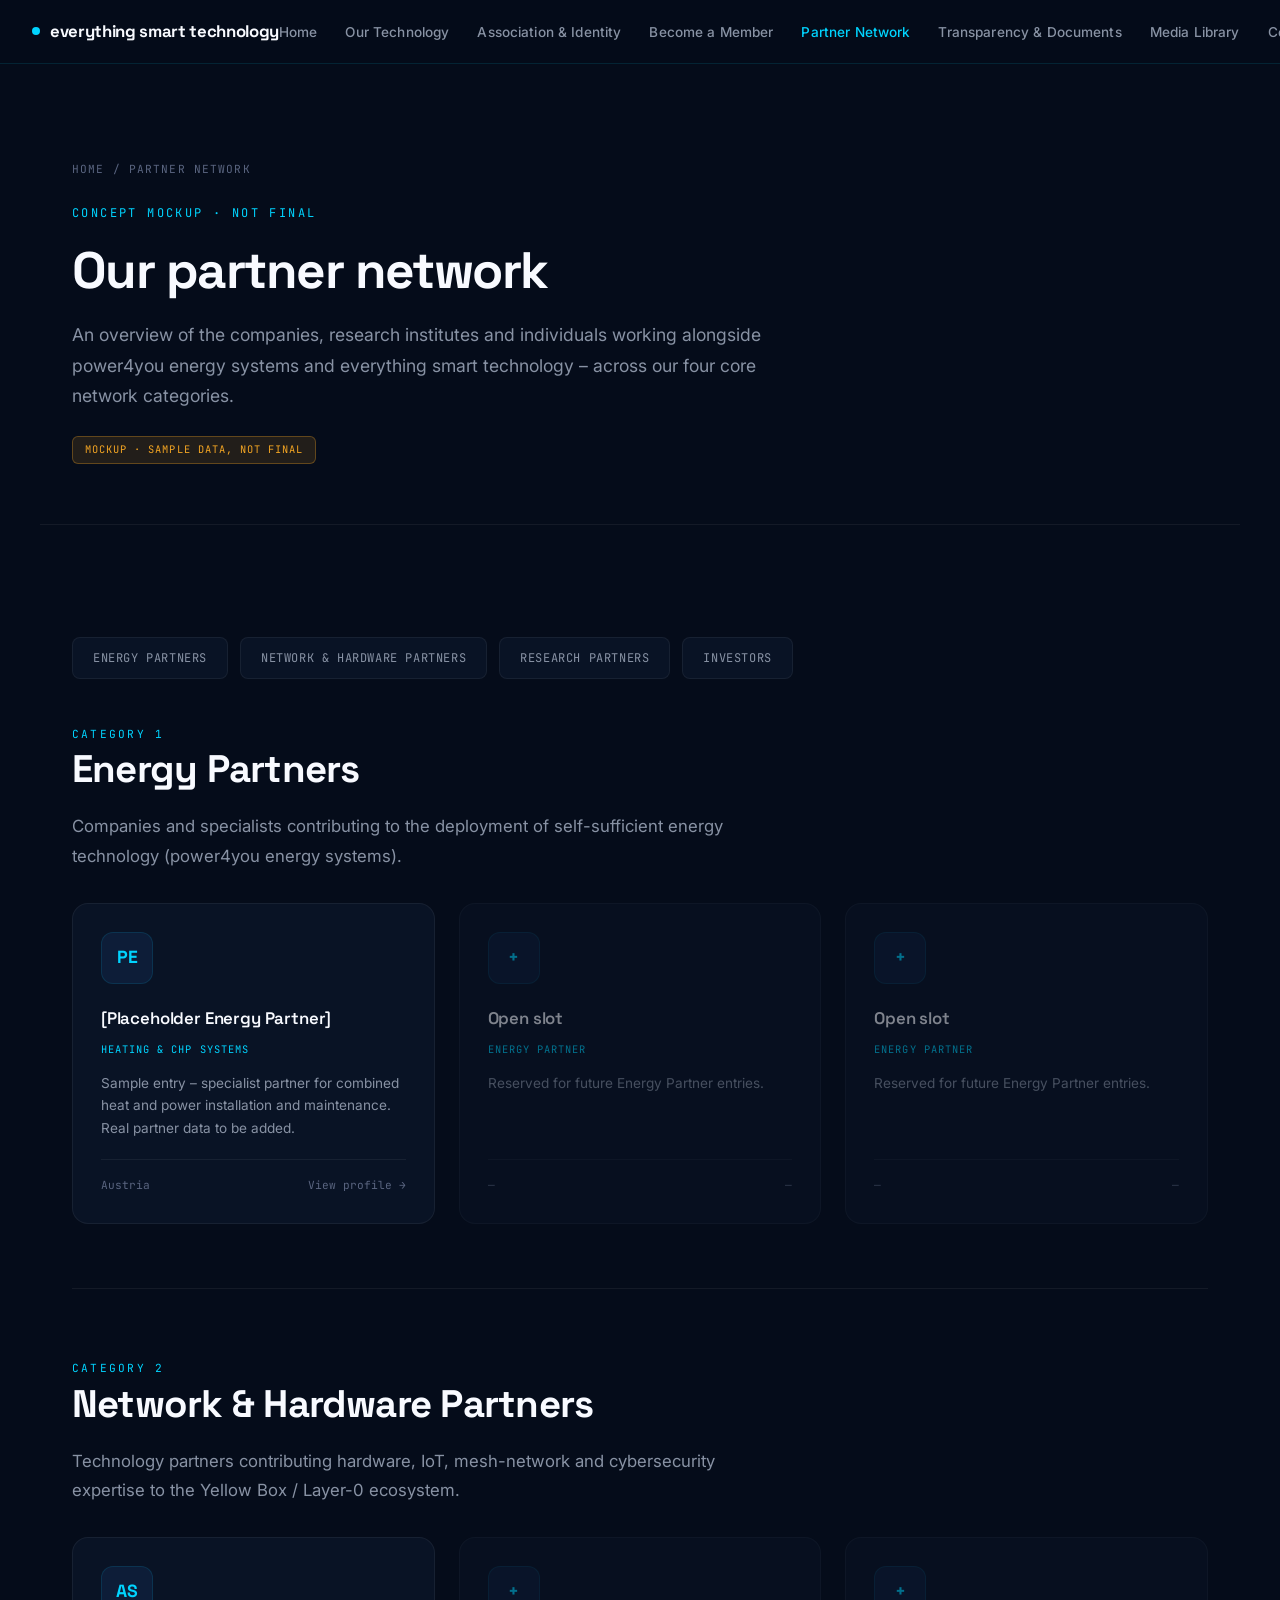
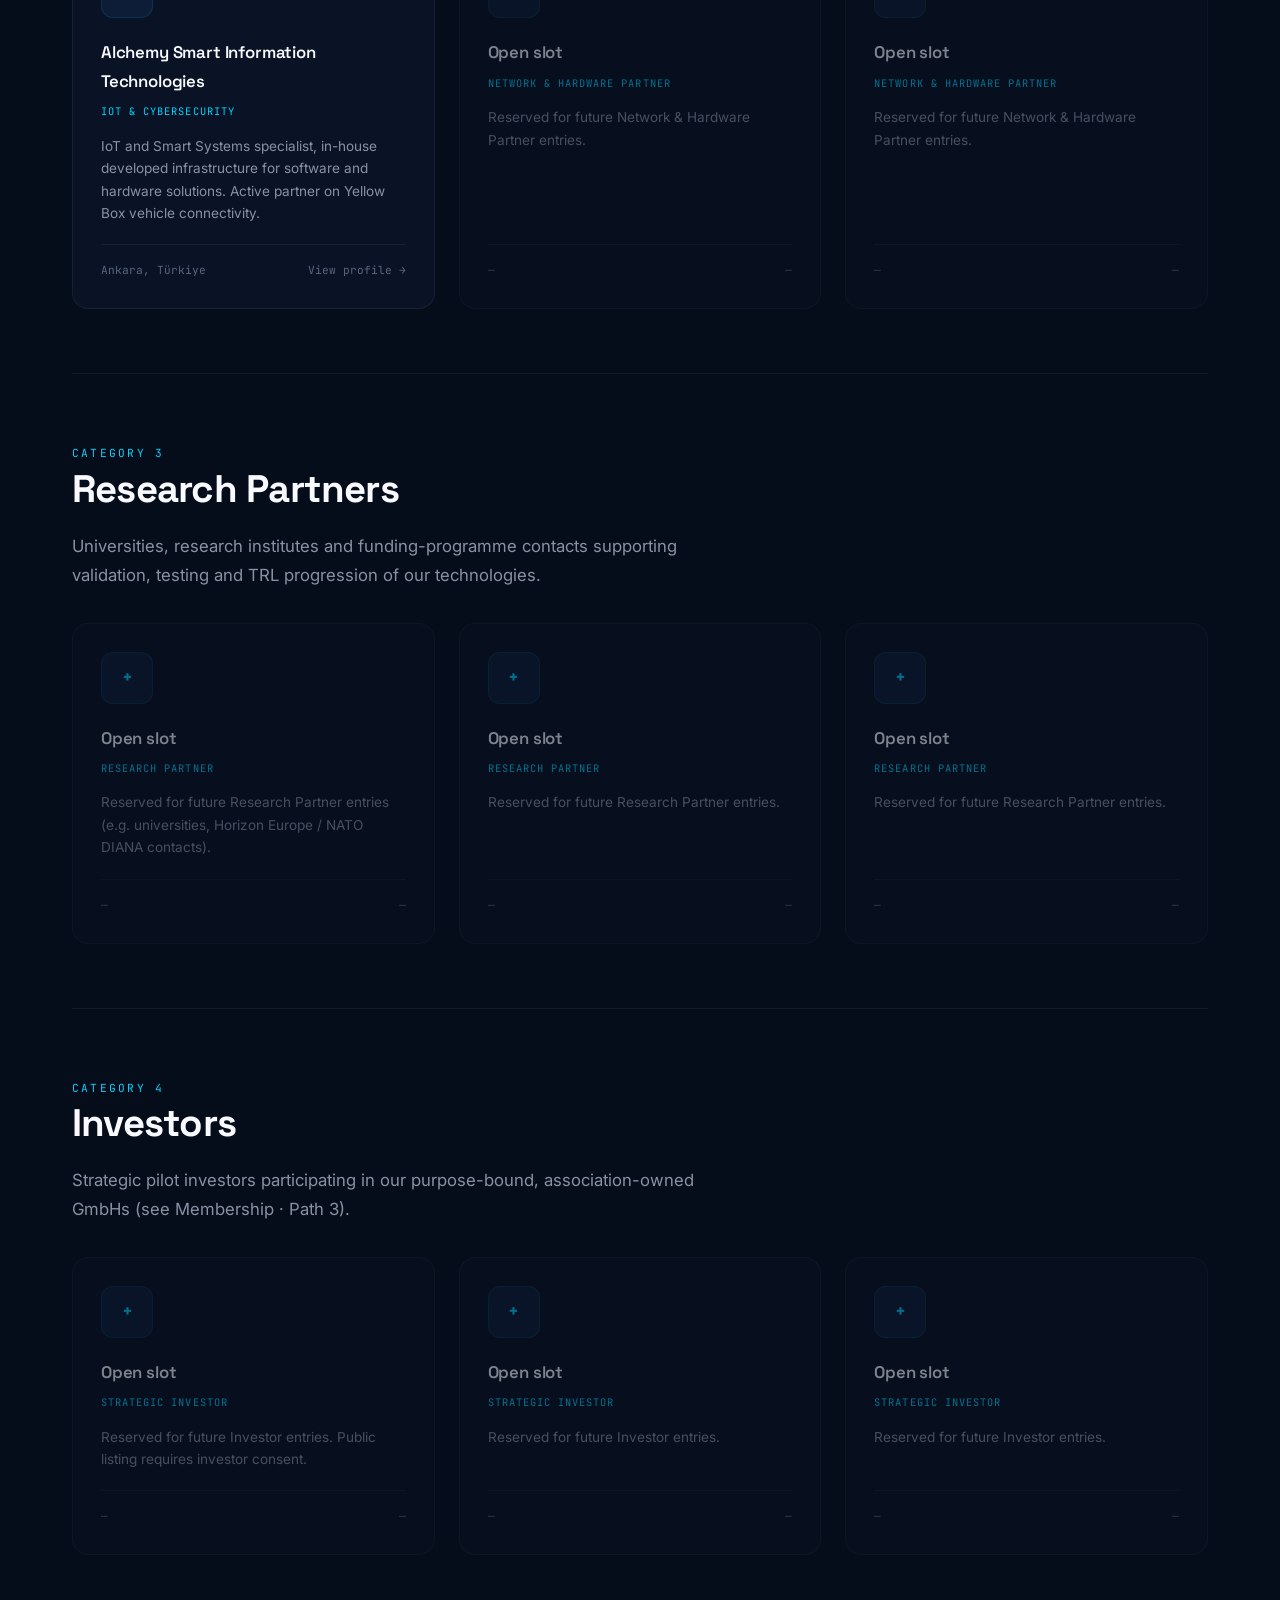
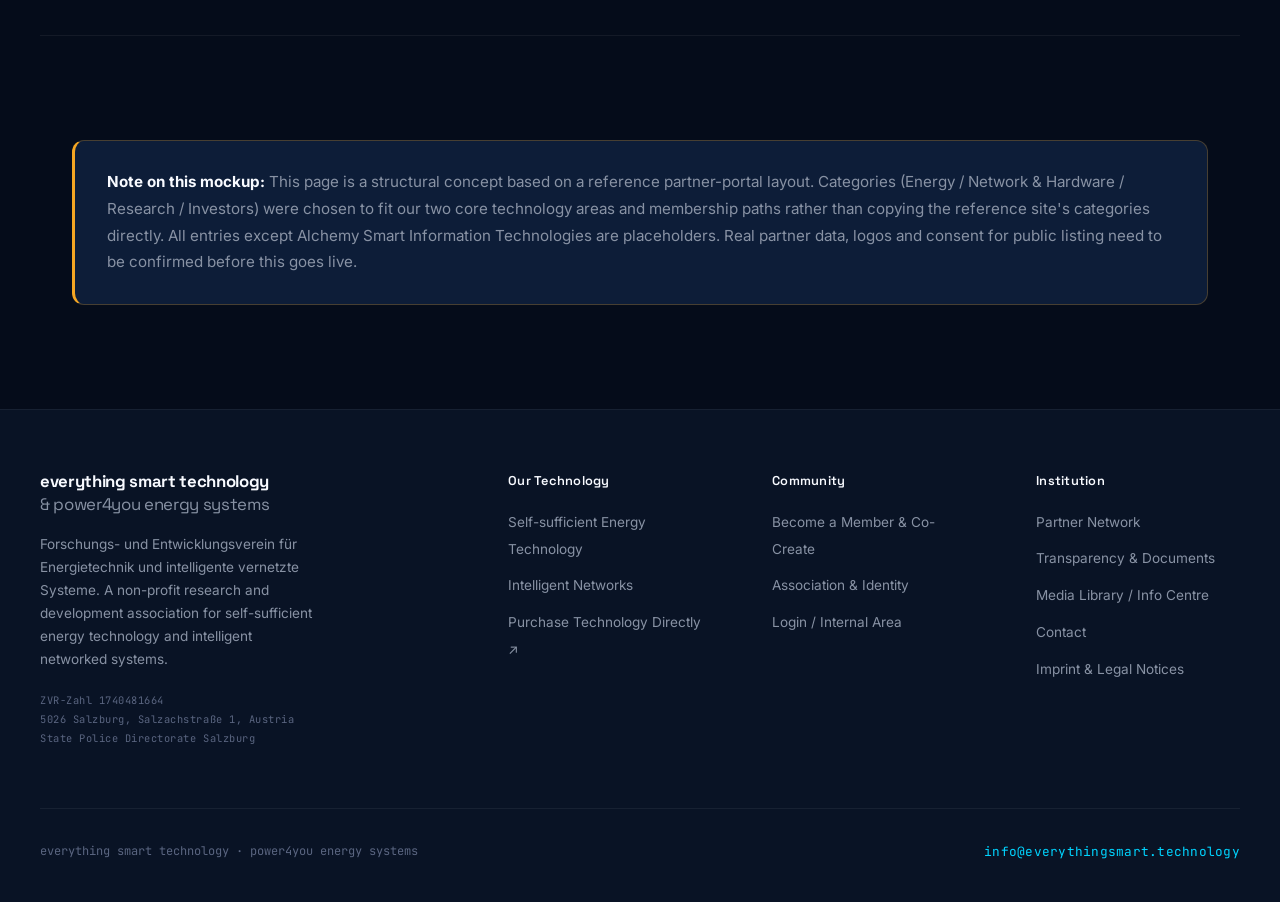
<file: partners.html>
<!DOCTYPE html>
<html lang="en">
<head>
<meta charset="UTF-8">
<meta name="viewport" content="width=device-width, initial-scale=1.0">
<title>Partner Network | everything smart technology</title>
<meta name="robots" content="noindex, nofollow, noarchive, nosnippet">
<link rel="preconnect" href="https://fonts.googleapis.com">
<link rel="preconnect" href="https://fonts.gstatic.com" crossorigin>
<link href="https://fonts.googleapis.com/css2?family=Space+Grotesk:wght@300;400;500;600;700&family=Inter:wght@300;400;500;600&family=JetBrains+Mono:wght@400;500&display=swap" rel="stylesheet">
<link rel="stylesheet" href="shared.css">

</head>
<body>

<nav>
  <a href="index.html" class="nav-logo">
    <span class="nav-logo-dot"></span>
    everything smart technology
  </a>
  <ul class="nav-links">
    <li><a href="index.html">Home</a></li>
    <li><a href="technology.html">Our Technology</a></li>
    <li><a href="association.html">Association &amp; Identity</a></li>
    <li><a href="membership.html">Become a Member</a></li>
    <li><a href="partners.html" class="active">Partner Network</a></li>
    <li><a href="documents.html">Transparency &amp; Documents</a></li>
    <li><a href="media-library.html">Media Library</a></li>
    <li><a href="contact.html">Contact</a></li>
    <li><a href="#" class="nav-login">Login / Internal Area</a></li>
  </ul>
</nav>


<div class="page-header">
  <div class="breadcrumb"><a href="index.html">Home</a> / Partner Network</div>
  <div class="page-eyebrow">Concept Mockup &middot; Not Final</div>
  <h1 class="page-title">Our partner network</h1>
  <p class="page-subtitle">An overview of the companies, research institutes and individuals working alongside power4you energy systems and everything smart technology &ndash; across our four core network categories.</p>
  <span class="placeholder-badge" style="margin-top: 1.5rem; display: inline-block;">Mockup &middot; Sample data, not final</span>
</div>

<section>
  <div class="partner-category-tabs">
    <a href="#energy" class="partner-tab">Energy Partners</a>
    <a href="#network-hardware" class="partner-tab">Network &amp; Hardware Partners</a>
    <a href="#research" class="partner-tab">Research Partners</a>
    <a href="#investors" class="partner-tab">Investors</a>
  </div>

  <!-- ENERGY PARTNERS -->
  <div id="energy" style="margin-bottom: 4rem;">
    <span class="section-eyebrow">Category 1</span>
    <h2 class="section-title">Energy Partners</h2>
    <p class="section-desc" style="margin-bottom: 2rem;">Companies and specialists contributing to the deployment of self-sufficient energy technology (power4you energy systems).</p>

    <div class="grid-3">
      <a href="partner-detail.html" class="partner-card">
        <div class="partner-logo-placeholder">PE</div>
        <div class="partner-card-name">[Placeholder Energy Partner]</div>
        <div class="partner-card-role">Heating &amp; CHP Systems</div>
        <p class="partner-card-desc">Sample entry &ndash; specialist partner for combined heat and power installation and maintenance. Real partner data to be added.</p>
        <div class="partner-card-meta">
          <span>Austria</span>
          <span class="partner-card-arrow">View profile →</span>
        </div>
      </a>

      <div class="partner-card" style="opacity: 0.5; cursor: default;">
        <div class="partner-logo-placeholder">+</div>
        <div class="partner-card-name">Open slot</div>
        <div class="partner-card-role">Energy Partner</div>
        <p class="partner-card-desc">Reserved for future Energy Partner entries.</p>
        <div class="partner-card-meta"><span>&mdash;</span><span>&mdash;</span></div>
      </div>

      <div class="partner-card" style="opacity: 0.5; cursor: default;">
        <div class="partner-logo-placeholder">+</div>
        <div class="partner-card-name">Open slot</div>
        <div class="partner-card-role">Energy Partner</div>
        <p class="partner-card-desc">Reserved for future Energy Partner entries.</p>
        <div class="partner-card-meta"><span>&mdash;</span><span>&mdash;</span></div>
      </div>
    </div>
  </div>

  <div class="divider" style="margin-bottom: 4rem;"></div>

  <!-- NETWORK & HARDWARE PARTNERS -->
  <div id="network-hardware" style="margin-bottom: 4rem;">
    <span class="section-eyebrow">Category 2</span>
    <h2 class="section-title">Network &amp; Hardware Partners</h2>
    <p class="section-desc" style="margin-bottom: 2rem;">Technology partners contributing hardware, IoT, mesh-network and cybersecurity expertise to the Yellow Box / Layer-0 ecosystem.</p>

    <div class="grid-3">
      <a href="partner-detail.html" class="partner-card">
        <div class="partner-logo-placeholder">AS</div>
        <div class="partner-card-name">Alchemy Smart Information Technologies</div>
        <div class="partner-card-role">IoT &amp; Cybersecurity</div>
        <p class="partner-card-desc">IoT and Smart Systems specialist, in-house developed infrastructure for software and hardware solutions. Active partner on Yellow Box vehicle connectivity.</p>
        <div class="partner-card-meta">
          <span>Ankara, T&uuml;rkiye</span>
          <span class="partner-card-arrow">View profile →</span>
        </div>
      </a>

      <div class="partner-card" style="opacity: 0.5; cursor: default;">
        <div class="partner-logo-placeholder">+</div>
        <div class="partner-card-name">Open slot</div>
        <div class="partner-card-role">Network &amp; Hardware Partner</div>
        <p class="partner-card-desc">Reserved for future Network &amp; Hardware Partner entries.</p>
        <div class="partner-card-meta"><span>&mdash;</span><span>&mdash;</span></div>
      </div>

      <div class="partner-card" style="opacity: 0.5; cursor: default;">
        <div class="partner-logo-placeholder">+</div>
        <div class="partner-card-name">Open slot</div>
        <div class="partner-card-role">Network &amp; Hardware Partner</div>
        <p class="partner-card-desc">Reserved for future Network &amp; Hardware Partner entries.</p>
        <div class="partner-card-meta"><span>&mdash;</span><span>&mdash;</span></div>
      </div>
    </div>
  </div>

  <div class="divider" style="margin-bottom: 4rem;"></div>

  <!-- RESEARCH PARTNERS -->
  <div id="research" style="margin-bottom: 4rem;">
    <span class="section-eyebrow">Category 3</span>
    <h2 class="section-title">Research Partners</h2>
    <p class="section-desc" style="margin-bottom: 2rem;">Universities, research institutes and funding-programme contacts supporting validation, testing and TRL progression of our technologies.</p>

    <div class="grid-3">
      <div class="partner-card" style="opacity: 0.5; cursor: default;">
        <div class="partner-logo-placeholder">+</div>
        <div class="partner-card-name">Open slot</div>
        <div class="partner-card-role">Research Partner</div>
        <p class="partner-card-desc">Reserved for future Research Partner entries (e.g. universities, Horizon Europe / NATO DIANA contacts).</p>
        <div class="partner-card-meta"><span>&mdash;</span><span>&mdash;</span></div>
      </div>

      <div class="partner-card" style="opacity: 0.5; cursor: default;">
        <div class="partner-logo-placeholder">+</div>
        <div class="partner-card-name">Open slot</div>
        <div class="partner-card-role">Research Partner</div>
        <p class="partner-card-desc">Reserved for future Research Partner entries.</p>
        <div class="partner-card-meta"><span>&mdash;</span><span>&mdash;</span></div>
      </div>

      <div class="partner-card" style="opacity: 0.5; cursor: default;">
        <div class="partner-logo-placeholder">+</div>
        <div class="partner-card-name">Open slot</div>
        <div class="partner-card-role">Research Partner</div>
        <p class="partner-card-desc">Reserved for future Research Partner entries.</p>
        <div class="partner-card-meta"><span>&mdash;</span><span>&mdash;</span></div>
      </div>
    </div>
  </div>

  <div class="divider" style="margin-bottom: 4rem;"></div>

  <!-- INVESTORS -->
  <div id="investors">
    <span class="section-eyebrow">Category 4</span>
    <h2 class="section-title">Investors</h2>
    <p class="section-desc" style="margin-bottom: 2rem;">Strategic pilot investors participating in our purpose-bound, association-owned GmbHs (see Membership &middot; Path 3).</p>

    <div class="grid-3">
      <div class="partner-card" style="opacity: 0.5; cursor: default;">
        <div class="partner-logo-placeholder">+</div>
        <div class="partner-card-name">Open slot</div>
        <div class="partner-card-role">Strategic Investor</div>
        <p class="partner-card-desc">Reserved for future Investor entries. Public listing requires investor consent.</p>
        <div class="partner-card-meta"><span>&mdash;</span><span>&mdash;</span></div>
      </div>

      <div class="partner-card" style="opacity: 0.5; cursor: default;">
        <div class="partner-logo-placeholder">+</div>
        <div class="partner-card-name">Open slot</div>
        <div class="partner-card-role">Strategic Investor</div>
        <p class="partner-card-desc">Reserved for future Investor entries.</p>
        <div class="partner-card-meta"><span>&mdash;</span><span>&mdash;</span></div>
      </div>

      <div class="partner-card" style="opacity: 0.5; cursor: default;">
        <div class="partner-logo-placeholder">+</div>
        <div class="partner-card-name">Open slot</div>
        <div class="partner-card-role">Strategic Investor</div>
        <p class="partner-card-desc">Reserved for future Investor entries.</p>
        <div class="partner-card-meta"><span>&mdash;</span><span>&mdash;</span></div>
      </div>
    </div>
  </div>
</section>

<div class="divider"></div>

<section>
  <div class="amber-block">
    <p><strong>Note on this mockup:</strong> This page is a structural concept based on a reference partner-portal layout. Categories (Energy / Network &amp; Hardware / Research / Investors) were chosen to fit our two core technology areas and membership paths rather than copying the reference site's categories directly. All entries except Alchemy Smart Information Technologies are placeholders. Real partner data, logos and consent for public listing need to be confirmed before this goes live.</p>
  </div>
</section>


<footer>
  <div class="footer-grid">
    <div>
      <div class="footer-brand-name">everything smart technology<br><span style="color: var(--slate); font-weight: 400;">&amp; power4you energy systems</span></div>
      <p class="footer-brand-desc">Forschungs- und Entwicklungsverein für Energietechnik und intelligente vernetzte Systeme. A non-profit research and development association for self-sufficient energy technology and intelligent networked systems.</p>
      <div class="footer-legal">
        ZVR-Zahl 1740481664<br>
        5026 Salzburg, Salzachstraße 1, Austria<br>
        State Police Directorate Salzburg
      </div>
    </div>

    <div>
      <div class="footer-col-title">Our Technology</div>
      <ul class="footer-links">
        <li><a href="technology.html">Self-sufficient Energy Technology</a></li>
        <li><a href="technology.html#networks">Intelligent Networks</a></li>
        <li><a href="https://power4you.net" target="_blank" rel="noopener">Purchase Technology Directly ↗</a></li>
      </ul>
    </div>

    <div>
      <div class="footer-col-title">Community</div>
      <ul class="footer-links">
        <li><a href="membership.html">Become a Member &amp; Co-Create</a></li>
        <li><a href="association.html">Association &amp; Identity</a></li>
        <li><a href="#" class="nav-login-footer">Login / Internal Area</a></li>
      </ul>
    </div>

    <div>
      <div class="footer-col-title">Institution</div>
      <ul class="footer-links">
        <li><a href="partners.html">Partner Network</a></li>
        <li><a href="documents.html">Transparency &amp; Documents</a></li>
        <li><a href="media-library.html">Media Library / Info Centre</a></li>
        <li><a href="contact.html">Contact</a></li>
        <li><a href="legal.html">Imprint &amp; Legal Notices</a></li>
      </ul>
    </div>
  </div>

  <div class="footer-bottom">
    <div class="footer-copy">everything smart technology · power4you energy systems</div>
    <a href="mailto:info@everythingsmart.technology" class="footer-email">info@everythingsmart.technology</a>
  </div>
</footer>



<script>
document.querySelectorAll('a[href^="#"]').forEach(a => {
  a.addEventListener('click', e => {
    const targetId = a.getAttribute('href');
    if (targetId.length > 1) {
      const target = document.querySelector(targetId);
      if (target) {
        e.preventDefault();
        target.scrollIntoView({ behavior: 'smooth', block: 'start' });
      }
    }
  });
});
</script>

</body>
</html>
</file>
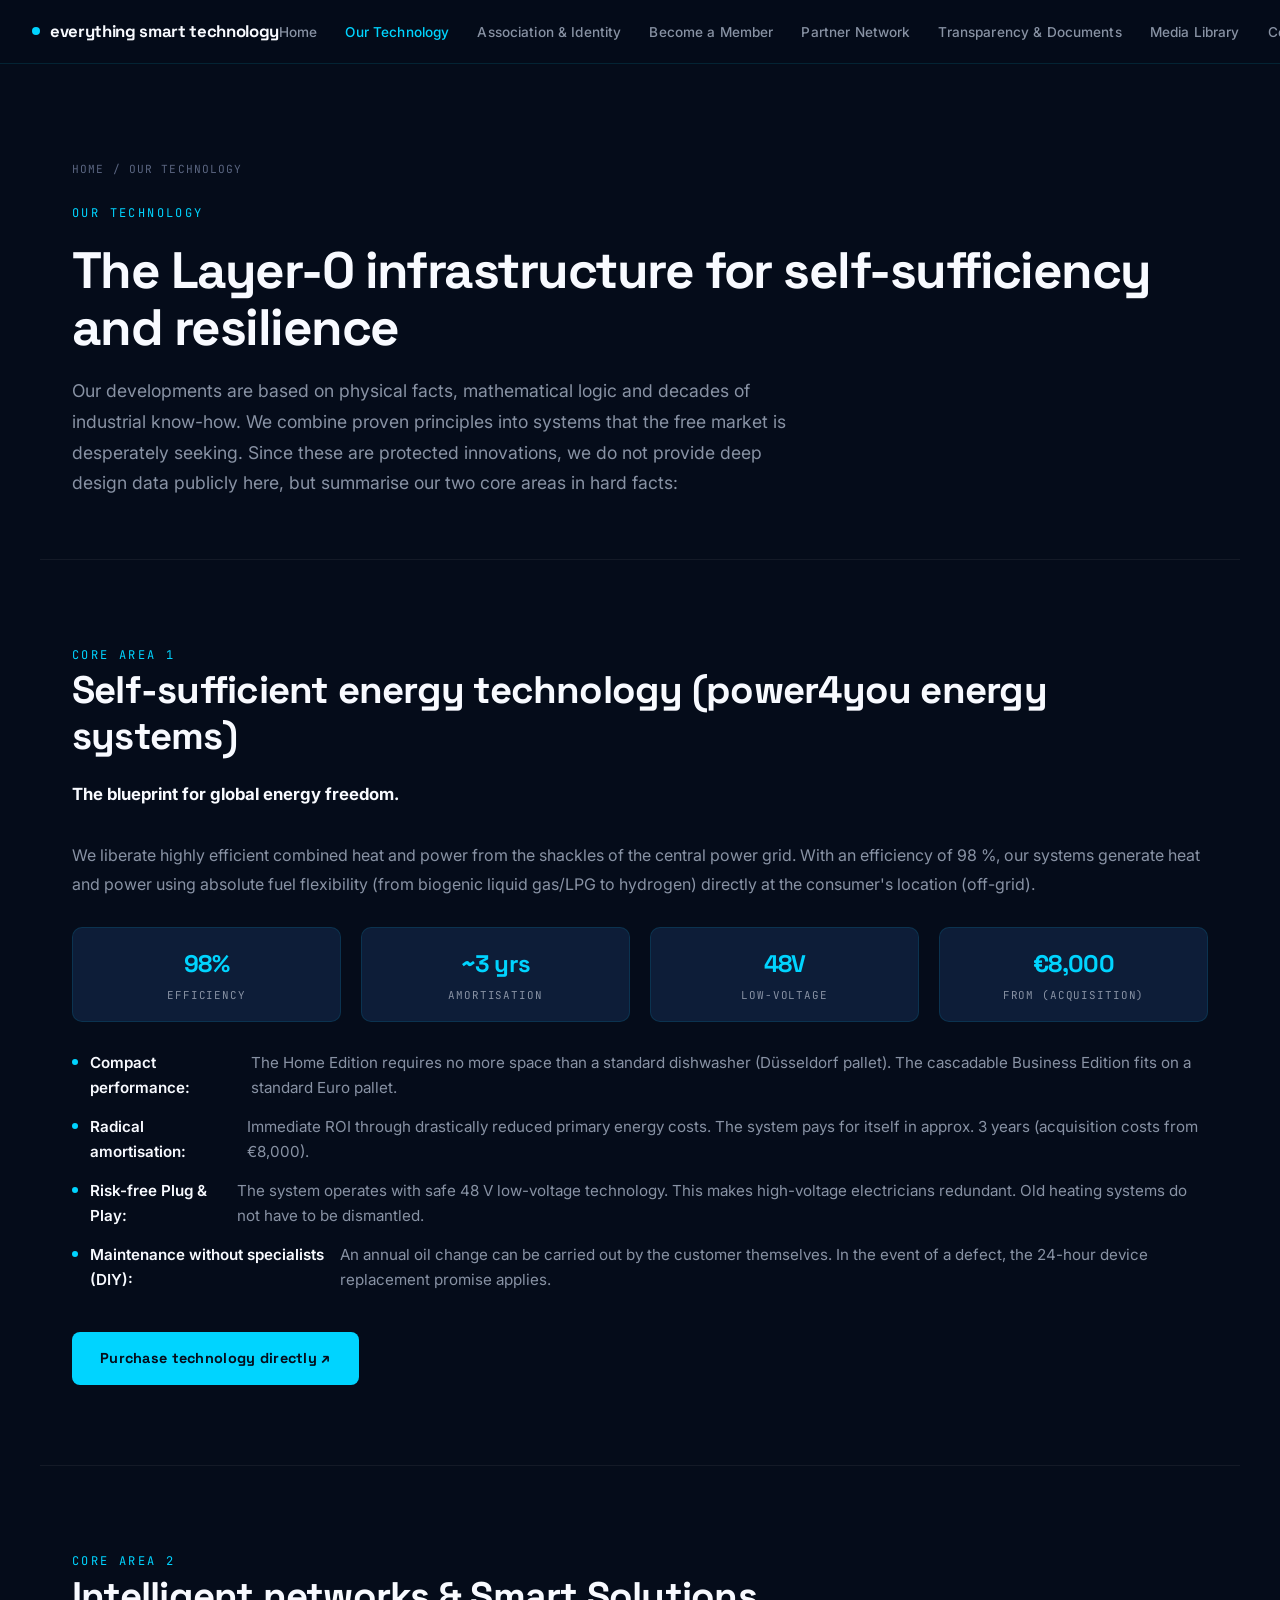
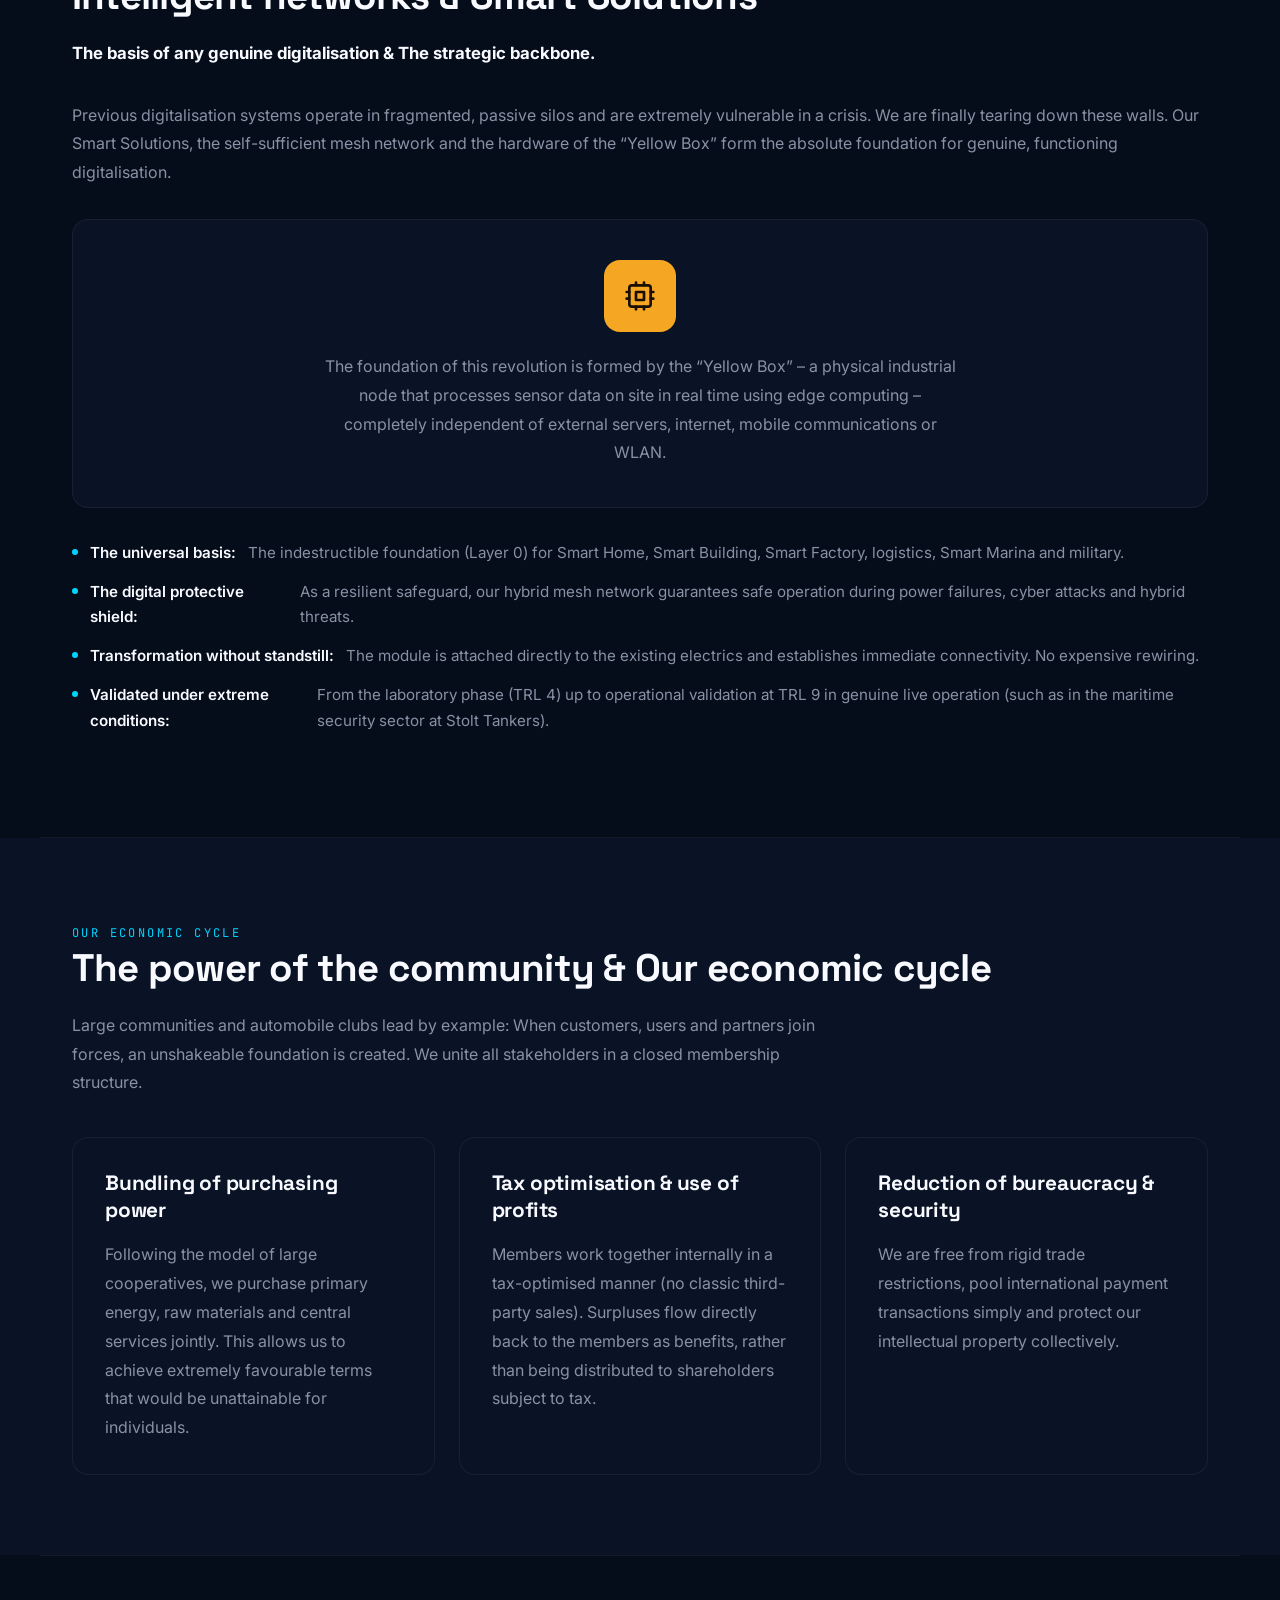
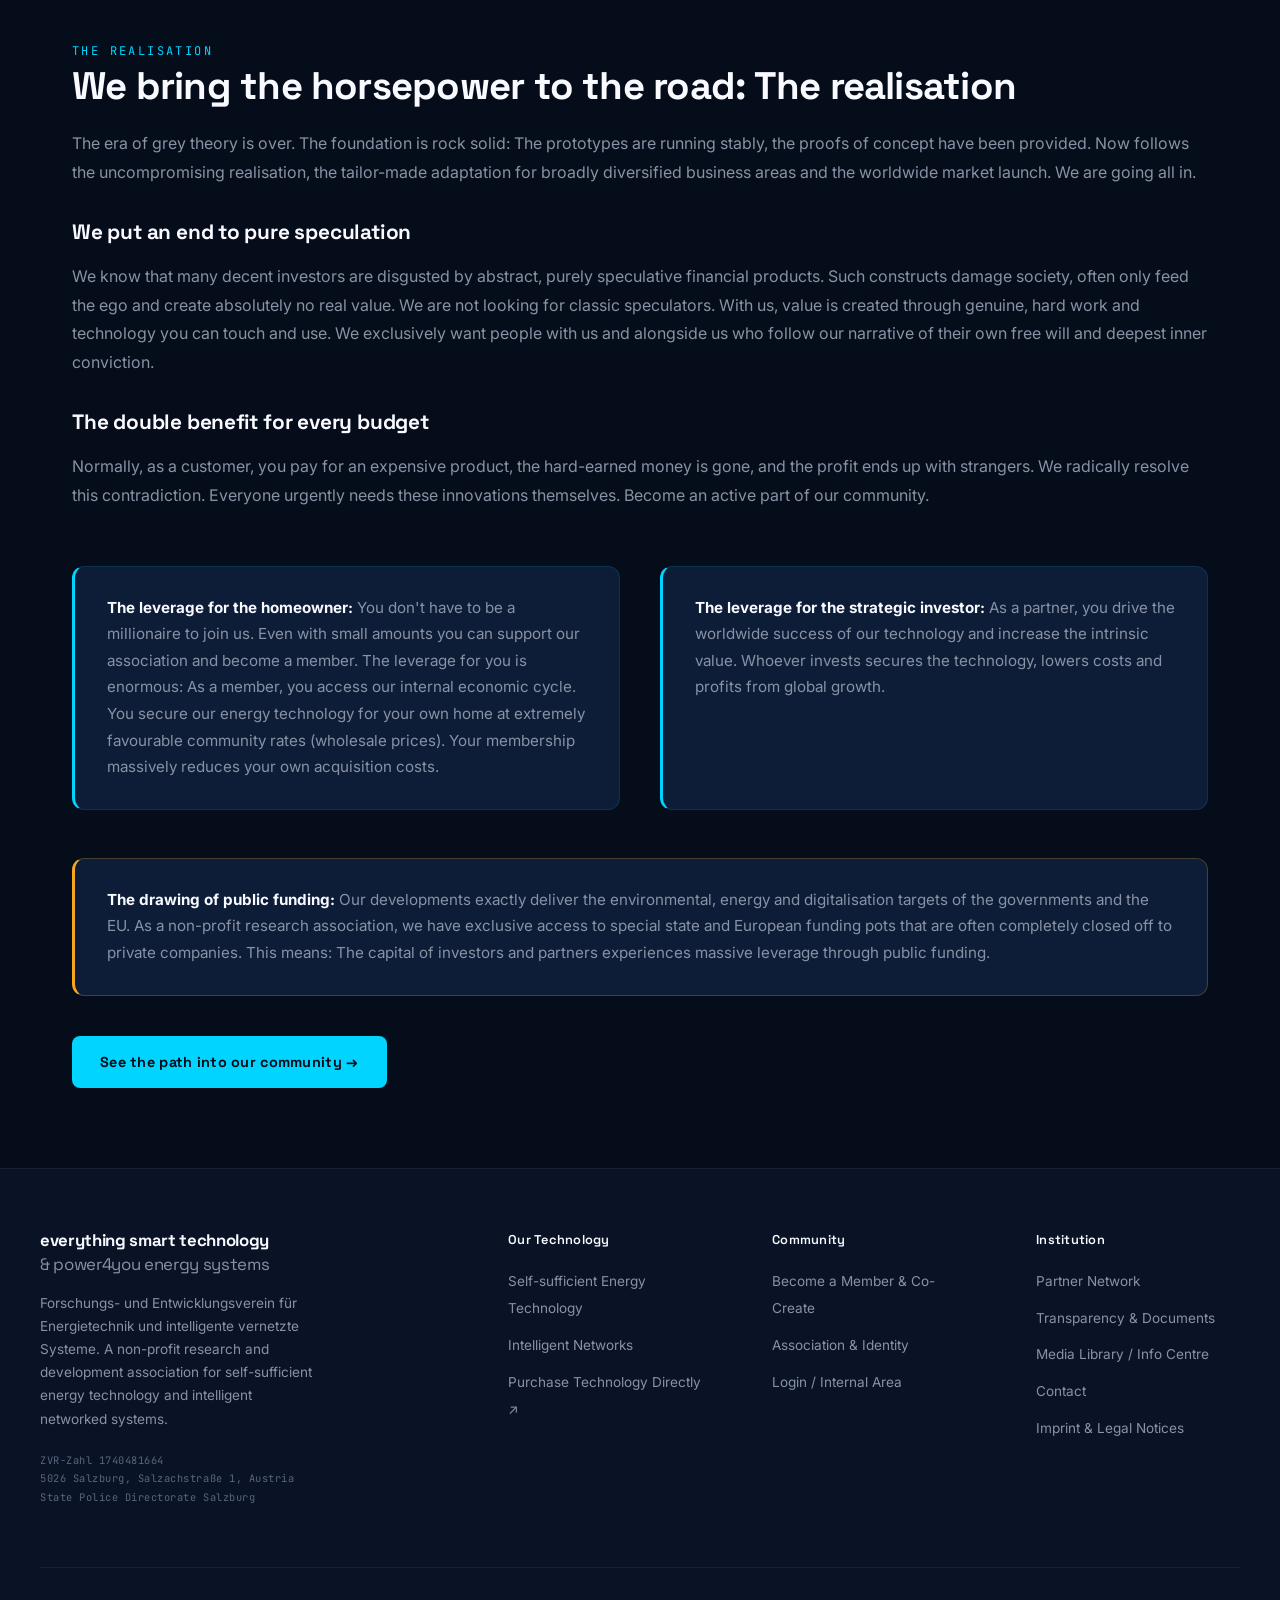
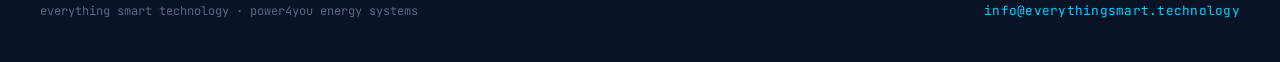
<file: technology.html>
<!DOCTYPE html>
<html lang="en">
<head>
<meta charset="UTF-8">
<meta name="viewport" content="width=device-width, initial-scale=1.0">
<title>Our Technology | everything smart technology</title>
<meta name="robots" content="noindex, nofollow, noarchive, nosnippet">
<link rel="preconnect" href="https://fonts.googleapis.com">
<link rel="preconnect" href="https://fonts.gstatic.com" crossorigin>
<link href="https://fonts.googleapis.com/css2?family=Space+Grotesk:wght@300;400;500;600;700&family=Inter:wght@300;400;500;600&family=JetBrains+Mono:wght@400;500&display=swap" rel="stylesheet">
<link rel="stylesheet" href="shared.css">

</head>
<body>

<nav>
  <a href="index.html" class="nav-logo">
    <span class="nav-logo-dot"></span>
    everything smart technology
  </a>
  <ul class="nav-links">
    <li><a href="index.html">Home</a></li>
    <li><a href="technology.html" class="active">Our Technology</a></li>
    <li><a href="association.html">Association &amp; Identity</a></li>
    <li><a href="membership.html">Become a Member</a></li>
    <li><a href="partners.html">Partner Network</a></li>
    <li><a href="documents.html">Transparency &amp; Documents</a></li>
    <li><a href="media-library.html">Media Library</a></li>
    <li><a href="contact.html">Contact</a></li>
    <li><a href="#" class="nav-login">Login / Internal Area</a></li>
  </ul>
</nav>


<div class="page-header">
  <div class="breadcrumb"><a href="index.html">Home</a> / Our Technology</div>
  <div class="page-eyebrow">Our Technology</div>
  <h1 class="page-title">The Layer-0 infrastructure for self-sufficiency and resilience</h1>
  <p class="page-subtitle">Our developments are based on physical facts, mathematical logic and decades of industrial know-how. We combine proven principles into systems that the free market is desperately seeking. Since these are protected innovations, we do not provide deep design data publicly here, but summarise our two core areas in hard facts:</p>
</div>

<!-- CORE AREA 1 -->
<section id="energy">
  <span class="page-eyebrow">Core area 1</span>
  <h2 class="section-title">Self-sufficient energy technology (power4you energy systems)</h2>
  <p class="section-desc" style="margin-bottom: 2rem;"><strong style="color: var(--white);">The blueprint for global energy freedom.</strong></p>

  <p class="body-text">We liberate highly efficient combined heat and power from the shackles of the central power grid. With an efficiency of 98&nbsp;%, our systems generate heat and power using absolute fuel flexibility (from biogenic liquid gas/LPG to hydrogen) directly at the consumer's location (off-grid).</p>

  <div class="stat-row">
    <div class="stat-chip"><span class="stat-chip-val">98%</span><span class="stat-chip-label">Efficiency</span></div>
    <div class="stat-chip"><span class="stat-chip-val">~3 yrs</span><span class="stat-chip-label">Amortisation</span></div>
    <div class="stat-chip"><span class="stat-chip-val">48V</span><span class="stat-chip-label">Low-Voltage</span></div>
    <div class="stat-chip"><span class="stat-chip-val">€8,000</span><span class="stat-chip-label">From (acquisition)</span></div>
  </div>

  <ul class="spec-list">
    <li><strong>Compact performance:</strong> The Home Edition requires no more space than a standard dishwasher (Düsseldorf pallet). The cascadable Business Edition fits on a standard Euro pallet.</li>
    <li><strong>Radical amortisation:</strong> Immediate ROI through drastically reduced primary energy costs. The system pays for itself in approx. 3 years (acquisition costs from &euro;8,000).</li>
    <li><strong>Risk-free Plug &amp; Play:</strong> The system operates with safe 48&nbsp;V low-voltage technology. This makes high-voltage electricians redundant. Old heating systems do not have to be dismantled.</li>
    <li><strong>Maintenance without specialists (DIY):</strong> An annual oil change can be carried out by the customer themselves. In the event of a defect, the 24-hour device replacement promise applies.</li>
  </ul>

  <a href="https://power4you.net" class="btn-primary" target="_blank" rel="noopener" style="margin-top: 1rem;">Purchase technology directly ↗</a>
</section>

<div class="divider"></div>

<!-- CORE AREA 2 -->
<section id="networks">
  <span class="page-eyebrow">Core area 2</span>
  <h2 class="section-title">Intelligent networks &amp; Smart Solutions</h2>
  <p class="section-desc" style="margin-bottom: 2rem;"><strong style="color: var(--white);">The basis of any genuine digitalisation &amp; The strategic backbone.</strong></p>

  <p class="body-text">Previous digitalisation systems operate in fragmented, passive silos and are extremely vulnerable in a crisis. We are finally tearing down these walls. Our Smart Solutions, the self-sufficient mesh network and the hardware of the &ldquo;Yellow Box&rdquo; form the absolute foundation for genuine, functioning digitalisation.</p>

  <div class="card" style="margin: 2rem 0; text-align: center; padding: 2.5rem;">
    <div style="width: 72px; height: 72px; background: #f5a623; border-radius: 16px; margin: 0 auto 1.25rem; display: flex; align-items: center; justify-content: center;">
      <svg width="32" height="32" viewBox="0 0 24 24" fill="none" stroke="#1a0f00" stroke-width="2" stroke-linecap="round" stroke-linejoin="round"><rect x="4" y="4" width="16" height="16" rx="2"/><rect x="9" y="9" width="6" height="6"/><line x1="9" y1="2" x2="9" y2="4"/><line x1="15" y1="2" x2="15" y2="4"/><line x1="9" y1="20" x2="9" y2="22"/><line x1="15" y1="20" x2="15" y2="22"/><line x1="20" y1="9" x2="22" y2="9"/><line x1="20" y1="14" x2="22" y2="14"/><line x1="2" y1="9" x2="4" y2="9"/><line x1="2" y1="14" x2="4" y2="14"/></svg>
    </div>
    <p class="body-text" style="max-width: 640px; margin: 0 auto;">The foundation of this revolution is formed by the &ldquo;Yellow Box&rdquo; &ndash; a physical industrial node that processes sensor data on site in real time using edge computing &ndash; completely independent of external servers, internet, mobile communications or WLAN.</p>
  </div>

  <ul class="spec-list">
    <li><strong>The universal basis:</strong> The indestructible foundation (Layer 0) for Smart Home, Smart Building, Smart Factory, logistics, Smart Marina and military.</li>
    <li><strong>The digital protective shield:</strong> As a resilient safeguard, our hybrid mesh network guarantees safe operation during power failures, cyber attacks and hybrid threats.</li>
    <li><strong>Transformation without standstill:</strong> The module is attached directly to the existing electrics and establishes immediate connectivity. No expensive rewiring.</li>
    <li><strong>Validated under extreme conditions:</strong> From the laboratory phase (TRL 4) up to operational validation at TRL 9 in genuine live operation (such as in the maritime security sector at Stolt Tankers).</li>
  </ul>
</section>

<div class="divider"></div>

<!-- POWER OF COMMUNITY -->
<div class="section-full bg-alt">
  <div class="section-inner">
    <span class="page-eyebrow">Our Economic Cycle</span>
    <h2 class="section-title">The power of the community &amp; Our economic cycle</h2>
    <p class="body-text" style="max-width: 760px;">Large communities and automobile clubs lead by example: When customers, users and partners join forces, an unshakeable foundation is created. We unite all stakeholders in a closed membership structure.</p>

    <div class="grid-3" style="margin-top: 2.5rem;">
      <div class="card">
        <h3 class="section-title-sm">Bundling of purchasing power</h3>
        <p class="body-text" style="margin-bottom:0;">Following the model of large cooperatives, we purchase primary energy, raw materials and central services jointly. This allows us to achieve extremely favourable terms that would be unattainable for individuals.</p>
      </div>
      <div class="card">
        <h3 class="section-title-sm">Tax optimisation &amp; use of profits</h3>
        <p class="body-text" style="margin-bottom:0;">Members work together internally in a tax-optimised manner (no classic third-party sales). Surpluses flow directly back to the members as benefits, rather than being distributed to shareholders subject to tax.</p>
      </div>
      <div class="card">
        <h3 class="section-title-sm">Reduction of bureaucracy &amp; security</h3>
        <p class="body-text" style="margin-bottom:0;">We are free from rigid trade restrictions, pool international payment transactions simply and protect our intellectual property collectively.</p>
      </div>
    </div>
  </div>
</div>

<div class="divider"></div>

<!-- REALISATION -->
<section>
  <span class="page-eyebrow">The Realisation</span>
  <h2 class="section-title">We bring the horsepower to the road: The realisation</h2>

  <p class="body-text">The era of grey theory is over. The foundation is rock solid: The prototypes are running stably, the proofs of concept have been provided. Now follows the uncompromising realisation, the tailor-made adaptation for broadly diversified business areas and the worldwide market launch. We are going all in.</p>

  <h3 class="section-title-sm" style="margin-top: 2rem;">We put an end to pure speculation</h3>
  <p class="body-text">We know that many decent investors are disgusted by abstract, purely speculative financial products. Such constructs damage society, often only feed the ego and create absolutely no real value. We are not looking for classic speculators. With us, value is created through genuine, hard work and technology you can touch and use. We exclusively want people with us and alongside us who follow our narrative of their own free will and deepest inner conviction.</p>

  <h3 class="section-title-sm" style="margin-top: 2rem;">The double benefit for every budget</h3>
  <p class="body-text">Normally, as a customer, you pay for an expensive product, the hard-earned money is gone, and the profit ends up with strangers. We radically resolve this contradiction. Everyone urgently needs these innovations themselves. Become an active part of our community.</p>

  <div class="grid-2" style="margin-top: 2rem;">
    <div class="info-block">
      <p><strong>The leverage for the homeowner:</strong> You don't have to be a millionaire to join us. Even with small amounts you can support our association and become a member. The leverage for you is enormous: As a member, you access our internal economic cycle. You secure our energy technology for your own home at extremely favourable community rates (wholesale prices). Your membership massively reduces your own acquisition costs.</p>
    </div>
    <div class="info-block">
      <p><strong>The leverage for the strategic investor:</strong> As a partner, you drive the worldwide success of our technology and increase the intrinsic value. Whoever invests secures the technology, lowers costs and profits from global growth.</p>
    </div>
  </div>

  <div class="amber-block">
    <p><strong>The drawing of public funding:</strong> Our developments exactly deliver the environmental, energy and digitalisation targets of the governments and the EU. As a non-profit research association, we have exclusive access to special state and European funding pots that are often completely closed off to private companies. This means: The capital of investors and partners experiences massive leverage through public funding.</p>
  </div>

  <a href="membership.html" class="btn-primary" style="margin-top: 1rem;">See the path into our community →</a>
</section>


<footer>
  <div class="footer-grid">
    <div>
      <div class="footer-brand-name">everything smart technology<br><span style="color: var(--slate); font-weight: 400;">&amp; power4you energy systems</span></div>
      <p class="footer-brand-desc">Forschungs- und Entwicklungsverein für Energietechnik und intelligente vernetzte Systeme. A non-profit research and development association for self-sufficient energy technology and intelligent networked systems.</p>
      <div class="footer-legal">
        ZVR-Zahl 1740481664<br>
        5026 Salzburg, Salzachstraße 1, Austria<br>
        State Police Directorate Salzburg
      </div>
    </div>

    <div>
      <div class="footer-col-title">Our Technology</div>
      <ul class="footer-links">
        <li><a href="technology.html">Self-sufficient Energy Technology</a></li>
        <li><a href="technology.html#networks">Intelligent Networks</a></li>
        <li><a href="https://power4you.net" target="_blank" rel="noopener">Purchase Technology Directly ↗</a></li>
      </ul>
    </div>

    <div>
      <div class="footer-col-title">Community</div>
      <ul class="footer-links">
        <li><a href="membership.html">Become a Member &amp; Co-Create</a></li>
        <li><a href="association.html">Association &amp; Identity</a></li>
        <li><a href="#" class="nav-login-footer">Login / Internal Area</a></li>
      </ul>
    </div>

    <div>
      <div class="footer-col-title">Institution</div>
      <ul class="footer-links">
        <li><a href="partners.html">Partner Network</a></li>
        <li><a href="documents.html">Transparency &amp; Documents</a></li>
        <li><a href="media-library.html">Media Library / Info Centre</a></li>
        <li><a href="contact.html">Contact</a></li>
        <li><a href="legal.html">Imprint &amp; Legal Notices</a></li>
      </ul>
    </div>
  </div>

  <div class="footer-bottom">
    <div class="footer-copy">everything smart technology · power4you energy systems</div>
    <a href="mailto:info@everythingsmart.technology" class="footer-email">info@everythingsmart.technology</a>
  </div>
</footer>



<script>
document.querySelectorAll('a[href^="#"]').forEach(a => {
  a.addEventListener('click', e => {
    const targetId = a.getAttribute('href');
    if (targetId.length > 1) {
      const target = document.querySelector(targetId);
      if (target) {
        e.preventDefault();
        target.scrollIntoView({ behavior: 'smooth', block: 'start' });
      }
    }
  });
});
</script>

</body>
</html>
</file>
<file: shared.css>
/* ============================================
   everythingsmart.technology — shared styles
   ============================================ */

*, *::before, *::after { box-sizing: border-box; margin: 0; padding: 0; }

:root {
  --navy: #050c1a;
  --navy-2: #091325;
  --navy-3: #0d1d38;
  --cyan: #00d4ff;
  --cyan-dim: rgba(0,212,255,0.12);
  --cyan-glow: rgba(0,212,255,0.04);
  --amber: #f5a623;
  --amber-dim: rgba(245,166,35,0.12);
  --white: #f8faff;
  --slate: #8892a4;
  --slate-2: #5a6580;
  --border: rgba(0,212,255,0.12);
  --border-subtle: rgba(255,255,255,0.06);
  --font-display: 'Space Grotesk', sans-serif;
  --font-body: 'Inter', sans-serif;
  --font-mono: 'JetBrains Mono', monospace;
}

html { scroll-behavior: smooth; }

body {
  background: var(--navy);
  color: var(--white);
  font-family: var(--font-body);
  font-size: 16px;
  line-height: 1.7;
  overflow-x: hidden;
}

/* NAV */
nav {
  position: fixed; top: 0; left: 0; right: 0; z-index: 100;
  background: rgba(5,12,26,0.92);
  backdrop-filter: blur(20px);
  -webkit-backdrop-filter: blur(20px);
  border-bottom: 1px solid var(--border);
  padding: 0 2rem;
  height: 64px;
  display: flex; align-items: center; justify-content: space-between;
}

.nav-logo {
  font-family: var(--font-display);
  font-weight: 700;
  font-size: 1.05rem;
  letter-spacing: -0.02em;
  color: var(--white);
  text-decoration: none;
  display: flex; align-items: center; gap: 10px;
  white-space: nowrap;
}

.nav-logo-dot {
  width: 8px; height: 8px;
  border-radius: 50%;
  background: var(--cyan);
  display: inline-block;
  flex-shrink: 0;
  animation: pulse 2s ease-in-out infinite;
}

@keyframes pulse {
  0%, 100% { opacity: 1; transform: scale(1); }
  50% { opacity: 0.5; transform: scale(0.8); }
}

.nav-links {
  display: flex; align-items: center; gap: 1.75rem;
  list-style: none;
}

.nav-links a {
  color: var(--slate);
  text-decoration: none;
  font-size: 0.85rem;
  font-weight: 500;
  letter-spacing: 0.01em;
  transition: color 0.2s;
  white-space: nowrap;
}

.nav-links a:hover, .nav-links a.active { color: var(--white); }
.nav-links a.active { color: var(--cyan); }

.nav-login {
  background: transparent;
  border: 1px solid var(--cyan);
  color: var(--cyan) !important;
  padding: 6px 16px;
  border-radius: 6px;
  font-size: 0.75rem !important;
  letter-spacing: 0.05em !important;
  text-transform: uppercase;
  transition: all 0.2s !important;
}

.nav-login:hover {
  background: var(--cyan-dim) !important;
  color: var(--cyan) !important;
}

/* PAGE HEADER (sub-pages) */
.page-header {
  padding: 160px 2rem 60px;
  max-width: 1200px;
  margin: 0 auto;
  border-bottom: 1px solid var(--border-subtle);
}

.breadcrumb {
  font-family: var(--font-mono);
  font-size: 0.7rem;
  letter-spacing: 0.1em;
  text-transform: uppercase;
  color: var(--slate-2);
  margin-bottom: 1.5rem;
}

.breadcrumb a { color: var(--slate-2); text-decoration: none; }
.breadcrumb a:hover { color: var(--cyan); }

.page-eyebrow {
  font-family: var(--font-mono);
  font-size: 0.75rem;
  letter-spacing: 0.2em;
  text-transform: uppercase;
  color: var(--cyan);
  margin-bottom: 1.25rem;
}

.page-title {
  font-family: var(--font-display);
  font-size: clamp(2rem, 5vw, 3.2rem);
  font-weight: 700;
  letter-spacing: -0.03em;
  line-height: 1.1;
  margin-bottom: 1.25rem;
}

.page-subtitle {
  max-width: 720px;
  font-size: 1.1rem;
  color: var(--slate);
  line-height: 1.75;
}

/* SECTION BASE */
section {
  padding: 80px 2rem;
  max-width: 1200px;
  margin: 0 auto;
}

.section-full {
  max-width: 100%;
  padding: 80px 0;
}

.section-inner {
  max-width: 1200px;
  margin: 0 auto;
  padding: 0 2rem;
}

.section-eyebrow {
  font-family: var(--font-mono);
  font-size: 0.7rem;
  letter-spacing: 0.2em;
  text-transform: uppercase;
  color: var(--cyan);
  margin-bottom: 1rem;
}

.section-title {
  font-family: var(--font-display);
  font-size: clamp(1.6rem, 3.5vw, 2.4rem);
  font-weight: 700;
  letter-spacing: -0.02em;
  line-height: 1.2;
  margin-bottom: 1.25rem;
}

.section-title-sm {
  font-family: var(--font-display);
  font-size: 1.3rem;
  font-weight: 700;
  letter-spacing: -0.01em;
  line-height: 1.3;
  margin-bottom: 1rem;
}

.body-text {
  color: var(--slate);
  font-size: 1rem;
  line-height: 1.8;
  margin-bottom: 1.25rem;
}

.body-text strong { color: var(--white); font-weight: 600; }

.section-desc {
  color: var(--slate);
  font-size: 1.05rem;
  max-width: 680px;
  line-height: 1.75;
}

/* CARD */
.card {
  background: var(--navy-2);
  border: 1px solid var(--border-subtle);
  border-radius: 16px;
  padding: 2rem;
}

.card-cyan-border {
  border: 1px solid var(--border);
}

.card-tag {
  font-family: var(--font-mono);
  font-size: 0.65rem;
  letter-spacing: 0.15em;
  color: var(--cyan);
  text-transform: uppercase;
  margin-bottom: 0.75rem;
  display: block;
}

/* BUTTONS */
.btn-primary {
  background: var(--cyan);
  color: var(--navy);
  border: none;
  padding: 14px 28px;
  border-radius: 8px;
  font-family: var(--font-display);
  font-weight: 700;
  font-size: 0.9rem;
  letter-spacing: 0.02em;
  cursor: pointer;
  text-decoration: none;
  display: inline-flex; align-items: center; gap: 8px;
  transition: all 0.2s;
}

.btn-primary:hover {
  transform: translateY(-2px);
  box-shadow: 0 8px 30px rgba(0,212,255,0.25);
}

.btn-secondary {
  background: transparent;
  color: var(--white);
  border: 1px solid var(--border-subtle);
  padding: 14px 28px;
  border-radius: 8px;
  font-family: var(--font-display);
  font-weight: 500;
  font-size: 0.9rem;
  letter-spacing: 0.02em;
  cursor: pointer;
  text-decoration: none;
  display: inline-flex; align-items: center; gap: 8px;
  transition: all 0.2s;
}

.btn-secondary:hover {
  border-color: var(--cyan);
  color: var(--cyan);
  background: var(--cyan-glow);
}

.btn-amber {
  background: var(--amber);
  color: #1a0f00;
  border: none;
  padding: 14px 28px;
  border-radius: 8px;
  font-family: var(--font-display);
  font-weight: 700;
  font-size: 0.9rem;
  letter-spacing: 0.02em;
  cursor: pointer;
  text-decoration: none;
  display: inline-flex; align-items: center; gap: 8px;
  transition: all 0.2s;
}

.btn-amber:hover {
  transform: translateY(-2px);
  box-shadow: 0 8px 30px rgba(245,166,35,0.25);
}

.btn-nda {
  background: transparent;
  border: 1px solid var(--amber);
  color: var(--amber);
  padding: 8px 18px;
  border-radius: 6px;
  font-family: var(--font-mono);
  font-size: 0.65rem;
  letter-spacing: 0.12em;
  text-transform: uppercase;
  cursor: pointer;
  transition: all 0.2s;
  display: inline-flex; align-items: center; gap: 6px;
  text-decoration: none;
}

.btn-nda:hover { background: var(--amber-dim); }

/* DIVIDER */
.divider {
  height: 1px;
  background: var(--border-subtle);
  max-width: 1200px;
  margin: 0 auto;
}

.bg-alt { background: var(--navy-2); }

/* ZVR BADGE */
.zvr-badge {
  display: inline-flex; align-items: center; gap: 10px;
  background: var(--navy-3);
  border: 1px solid var(--border);
  border-radius: 10px;
  padding: 0.75rem 1.25rem;
  margin-top: 1.5rem;
}

.zvr-badge-dot {
  width: 8px; height: 8px;
  background: #22c55e;
  border-radius: 50%;
  flex-shrink: 0;
  animation: pulse 2s ease-in-out infinite;
}

.zvr-badge span {
  font-family: var(--font-mono);
  font-size: 0.75rem;
  color: var(--slate);
}

.zvr-badge strong { color: var(--white); font-weight: 600; }

/* INFO/QUOTE BLOCK */
.info-block {
  background: var(--navy-3);
  border: 1px solid var(--border);
  border-left: 3px solid var(--cyan);
  border-radius: 12px;
  padding: 1.75rem 2rem;
  margin: 1.5rem 0;
}

.info-block p { color: var(--slate); font-size: 0.95rem; line-height: 1.75; }
.info-block p strong { color: var(--white); }

.amber-block {
  background: var(--navy-3);
  border: 1px solid rgba(245,166,35,0.25);
  border-left: 3px solid var(--amber);
  border-radius: 12px;
  padding: 1.75rem 2rem;
  margin: 1.5rem 0;
}

.amber-block p { color: var(--slate); font-size: 0.95rem; line-height: 1.75; }
.amber-block p strong { color: var(--white); }

/* LIST */
.spec-list {
  list-style: none;
  display: flex; flex-direction: column; gap: 14px;
  margin: 1.5rem 0;
}

.spec-list li {
  display: flex; align-items: flex-start; gap: 12px;
  font-size: 0.95rem;
  color: var(--slate);
  line-height: 1.65;
}

.spec-list li::before {
  content: '';
  display: block;
  width: 6px; height: 6px;
  border-radius: 50%;
  background: var(--cyan);
  margin-top: 9px;
  flex-shrink: 0;
}

.spec-list li strong { color: var(--white); font-weight: 600; }

/* GRID HELPERS */
.grid-2 { display: grid; grid-template-columns: 1fr 1fr; gap: 40px; }
.grid-3 { display: grid; grid-template-columns: repeat(3, 1fr); gap: 24px; }
.grid-4 { display: grid; grid-template-columns: repeat(4, 1fr); gap: 20px; }

/* STAT CHIP */
.stat-row { display: flex; gap: 20px; margin: 1.75rem 0; flex-wrap: wrap; }

.stat-chip {
  background: var(--navy-3);
  border: 1px solid var(--border);
  border-radius: 10px;
  padding: 1rem 1.25rem;
  flex: 1;
  min-width: 110px;
  text-align: center;
}

.stat-chip-val {
  font-family: var(--font-display);
  font-size: 1.5rem;
  font-weight: 700;
  color: var(--cyan);
  letter-spacing: -0.03em;
  display: block;
}

.stat-chip-label {
  font-size: 0.68rem;
  color: var(--slate);
  text-transform: uppercase;
  letter-spacing: 0.08em;
  font-family: var(--font-mono);
  margin-top: 2px;
  display: block;
}

/* BOARD */
.board-card {
  background: var(--navy-2);
  border: 1px solid var(--border-subtle);
  border-radius: 16px;
  padding: 1.75rem 1.5rem;
  text-align: center;
}

.board-avatar {
  width: 56px; height: 56px;
  border-radius: 50%;
  background: var(--navy-3);
  border: 2px solid var(--border);
  display: flex; align-items: center; justify-content: center;
  margin: 0 auto 1rem;
  font-family: var(--font-display);
  font-weight: 700;
  font-size: 1rem;
  color: var(--cyan);
  letter-spacing: -0.01em;
}

.board-card.president .board-avatar { border-color: var(--cyan); background: var(--cyan-dim); }

.board-name {
  font-family: var(--font-display);
  font-size: 0.9rem;
  font-weight: 600;
  margin-bottom: 0.3rem;
  letter-spacing: -0.01em;
}

.board-role {
  font-family: var(--font-mono);
  font-size: 0.65rem;
  color: var(--cyan);
  letter-spacing: 0.1em;
  text-transform: uppercase;
}

/* DOC ITEM */
.doc-item {
  background: var(--navy-3);
  border: 1px solid var(--border-subtle);
  border-radius: 12px;
  padding: 1.5rem;
  display: flex; align-items: center; gap: 1rem;
  cursor: pointer;
  transition: border-color 0.2s;
  text-decoration: none;
  color: inherit;
}

.doc-item:hover { border-color: var(--border); }

.doc-icon {
  width: 40px; height: 40px;
  border-radius: 10px;
  background: var(--amber-dim);
  display: flex; align-items: center; justify-content: center;
  flex-shrink: 0;
}

.doc-icon svg { stroke: var(--amber); width: 20px; height: 20px; stroke-width: 1.5; fill: none; stroke-linecap: round; stroke-linejoin: round; }

.doc-content { flex: 1; }

.doc-title {
  font-family: var(--font-display);
  font-size: 0.9rem;
  font-weight: 600;
  margin-bottom: 0.2rem;
  color: var(--white);
}

.doc-sub { font-size: 0.8rem; color: var(--slate); line-height: 1.5; }

.doc-arrow { color: var(--slate-2); font-size: 1rem; transition: transform 0.2s, color 0.2s; }
.doc-item:hover .doc-arrow { transform: translateX(3px); color: var(--cyan); }

/* CONTACT CARD */
.contact-card {
  background: var(--navy-2);
  border: 1px solid var(--border-subtle);
  border-radius: 16px;
  padding: 2rem;
  cursor: pointer;
  transition: all 0.3s;
  text-decoration: none;
  color: inherit;
  display: block;
}

.contact-card:hover { border-color: var(--cyan); background: var(--navy-3); transform: translateY(-3px); }

.contact-card-icon {
  width: 44px; height: 44px;
  border-radius: 12px;
  background: var(--cyan-dim);
  display: flex; align-items: center; justify-content: center;
  margin-bottom: 1.25rem;
}

.contact-card-icon svg { stroke: var(--cyan); width: 22px; height: 22px; stroke-width: 1.5; fill: none; stroke-linecap: round; stroke-linejoin: round; }

.contact-card h3 {
  font-family: var(--font-display);
  font-size: 1rem;
  font-weight: 600;
  margin-bottom: 0.5rem;
  letter-spacing: -0.01em;
}

.contact-card p { color: var(--slate); font-size: 0.85rem; line-height: 1.65; margin-bottom: 1.25rem; }

.contact-card-link {
  font-family: var(--font-mono);
  font-size: 0.7rem;
  letter-spacing: 0.1em;
  color: var(--cyan);
  text-transform: uppercase;
  display: flex; align-items: center; gap: 6px;
}

/* MEMBERSHIP CARD */
.membership-card {
  background: var(--navy-2);
  border: 1px solid var(--border-subtle);
  border-radius: 20px;
  padding: 2.5rem 2rem;
  display: flex; flex-direction: column;
  transition: transform 0.3s, border-color 0.3s;
}

.membership-card:hover { transform: translateY(-4px); border-color: var(--border); }

.membership-card.featured { border-color: var(--cyan); background: var(--navy-3); position: relative; }

.membership-featured-badge {
  position: absolute; top: -12px; left: 50%; transform: translateX(-50%);
  background: var(--cyan); color: var(--navy);
  font-size: 0.65rem; font-weight: 700; letter-spacing: 0.1em; text-transform: uppercase;
  padding: 4px 14px; border-radius: 20px; font-family: var(--font-mono); white-space: nowrap;
}

.membership-tier {
  font-family: var(--font-mono); font-size: 0.65rem; letter-spacing: 0.2em;
  text-transform: uppercase; color: var(--cyan); margin-bottom: 0.75rem;
}

.membership-title {
  font-family: var(--font-display); font-size: 1.3rem; font-weight: 700;
  letter-spacing: -0.02em; margin-bottom: 0.75rem;
}

/* LEGAL TABLE */
.legal-block {
  background: var(--navy-2);
  border: 1px solid var(--border-subtle);
  border-radius: 14px;
  padding: 2rem;
}

.legal-block h4 {
  font-family: var(--font-display);
  font-size: 0.9rem;
  font-weight: 600;
  margin-bottom: 1rem;
  color: var(--white);
  padding-bottom: 0.75rem;
  border-bottom: 1px solid var(--border-subtle);
}

.legal-row {
  display: flex; justify-content: space-between; align-items: baseline;
  padding: 0.6rem 0;
  border-bottom: 1px solid var(--border-subtle);
  font-size: 0.825rem;
  gap: 1rem;
}

.legal-row:last-child { border-bottom: none; }
.legal-row-key { color: var(--slate); flex-shrink: 0; }
.legal-row-val { color: var(--white); font-family: var(--font-mono); font-size: 0.75rem; text-align: right; }

/* FOOTER */
footer { background: var(--navy-2); border-top: 1px solid var(--border-subtle); padding: 60px 2rem 40px; }

.footer-grid {
  max-width: 1200px; margin: 0 auto;
  display: grid; grid-template-columns: 2fr 1fr 1fr 1fr;
  gap: 60px; margin-bottom: 60px;
}

.footer-brand-name {
  font-family: var(--font-display); font-size: 1.05rem; font-weight: 700;
  letter-spacing: -0.02em; margin-bottom: 1rem; line-height: 1.4;
}

.footer-brand-desc { color: var(--slate); font-size: 0.85rem; line-height: 1.7; max-width: 280px; }

.footer-legal {
  margin-top: 1.25rem; font-family: var(--font-mono); font-size: 0.65rem;
  color: var(--slate-2); letter-spacing: 0.05em; line-height: 1.8;
}

.footer-col-title {
  font-family: var(--font-display); font-size: 0.8rem; font-weight: 600;
  letter-spacing: 0.02em; margin-bottom: 1rem; color: var(--white);
}

.footer-links { list-style: none; display: flex; flex-direction: column; gap: 0.6rem; }
.footer-links a { color: var(--slate); text-decoration: none; font-size: 0.85rem; transition: color 0.2s; }
.footer-links a:hover { color: var(--white); }

.footer-bottom {
  max-width: 1200px; margin: 0 auto; padding-top: 2rem;
  border-top: 1px solid var(--border-subtle);
  display: flex; justify-content: space-between; align-items: center;
  flex-wrap: wrap; gap: 1rem;
}

.footer-copy { font-size: 0.75rem; color: var(--slate-2); font-family: var(--font-mono); }
.footer-email { font-size: 0.8rem; color: var(--cyan); text-decoration: none; font-family: var(--font-mono); letter-spacing: 0.02em; }

/* PARTNER NETWORK */
.partner-category-tabs {
  display: flex; gap: 12px; flex-wrap: wrap; margin: 2rem 0 2.5rem;
}

.partner-tab {
  background: var(--navy-2);
  border: 1px solid var(--border-subtle);
  color: var(--slate);
  padding: 10px 20px;
  border-radius: 8px;
  font-family: var(--font-mono);
  font-size: 0.75rem;
  letter-spacing: 0.05em;
  text-decoration: none;
  text-transform: uppercase;
  transition: all 0.2s;
}

.partner-tab:hover, .partner-tab.active {
  border-color: var(--cyan);
  color: var(--cyan);
  background: var(--cyan-dim);
}

.partner-card {
  background: var(--navy-2);
  border: 1px solid var(--border-subtle);
  border-radius: 16px;
  padding: 1.75rem;
  text-decoration: none;
  color: inherit;
  display: flex;
  flex-direction: column;
  transition: all 0.3s;
}

.partner-card:hover {
  border-color: var(--cyan);
  background: var(--navy-3);
  transform: translateY(-3px);
}

.partner-logo-placeholder {
  width: 52px; height: 52px;
  border-radius: 12px;
  background: var(--navy-3);
  border: 1px solid var(--border);
  display: flex; align-items: center; justify-content: center;
  font-family: var(--font-display);
  font-weight: 700;
  font-size: 1.1rem;
  color: var(--cyan);
  margin-bottom: 1.25rem;
}

.partner-card-name {
  font-family: var(--font-display);
  font-size: 1.05rem;
  font-weight: 600;
  letter-spacing: -0.01em;
  margin-bottom: 0.5rem;
  color: var(--white);
}

.partner-card-role {
  font-family: var(--font-mono);
  font-size: 0.65rem;
  letter-spacing: 0.1em;
  text-transform: uppercase;
  color: var(--cyan);
  margin-bottom: 0.85rem;
}

.partner-card-desc {
  font-size: 0.85rem;
  color: var(--slate);
  line-height: 1.65;
  margin-bottom: 1.25rem;
  flex: 1;
}

.partner-card-meta {
  display: flex; justify-content: space-between; align-items: center;
  padding-top: 1rem;
  border-top: 1px solid var(--border-subtle);
  font-size: 0.7rem;
  color: var(--slate-2);
  font-family: var(--font-mono);
}

.partner-card-arrow {
  color: var(--slate-2);
  transition: transform 0.2s, color 0.2s;
}

.partner-card:hover .partner-card-arrow {
  transform: translateX(3px);
  color: var(--cyan);
}

.placeholder-badge {
  display: inline-block;
  background: var(--amber-dim);
  border: 1px solid rgba(245,166,35,0.3);
  color: var(--amber);
  font-family: var(--font-mono);
  font-size: 0.65rem;
  letter-spacing: 0.1em;
  text-transform: uppercase;
  padding: 4px 12px;
  border-radius: 6px;
}

.product-link-item {
  display: flex; justify-content: space-between; align-items: center;
  background: var(--navy-3);
  border: 1px solid var(--border-subtle);
  border-radius: 10px;
  padding: 1rem 1.25rem;
  text-decoration: none;
  color: var(--white);
  font-size: 0.9rem;
  font-weight: 500;
  margin-bottom: 10px;
  transition: border-color 0.2s;
}

.product-link-item:hover { border-color: var(--cyan); }

.detail-meta-row {
  display: flex; justify-content: space-between;
  padding: 0.85rem 0;
  border-bottom: 1px solid var(--border-subtle);
  font-size: 0.875rem;
}

.detail-meta-row:last-child { border-bottom: none; }
.detail-meta-key { color: var(--slate); }
.detail-meta-val { color: var(--white); text-align: right; }

@media (max-width: 900px) {
  .partner-category-tabs { flex-direction: column; }
  .grid-2, .grid-3, .grid-4 { grid-template-columns: 1fr; }
  .footer-grid { grid-template-columns: 1fr 1fr; }
  nav .nav-links { display: none; }
}
</file>
